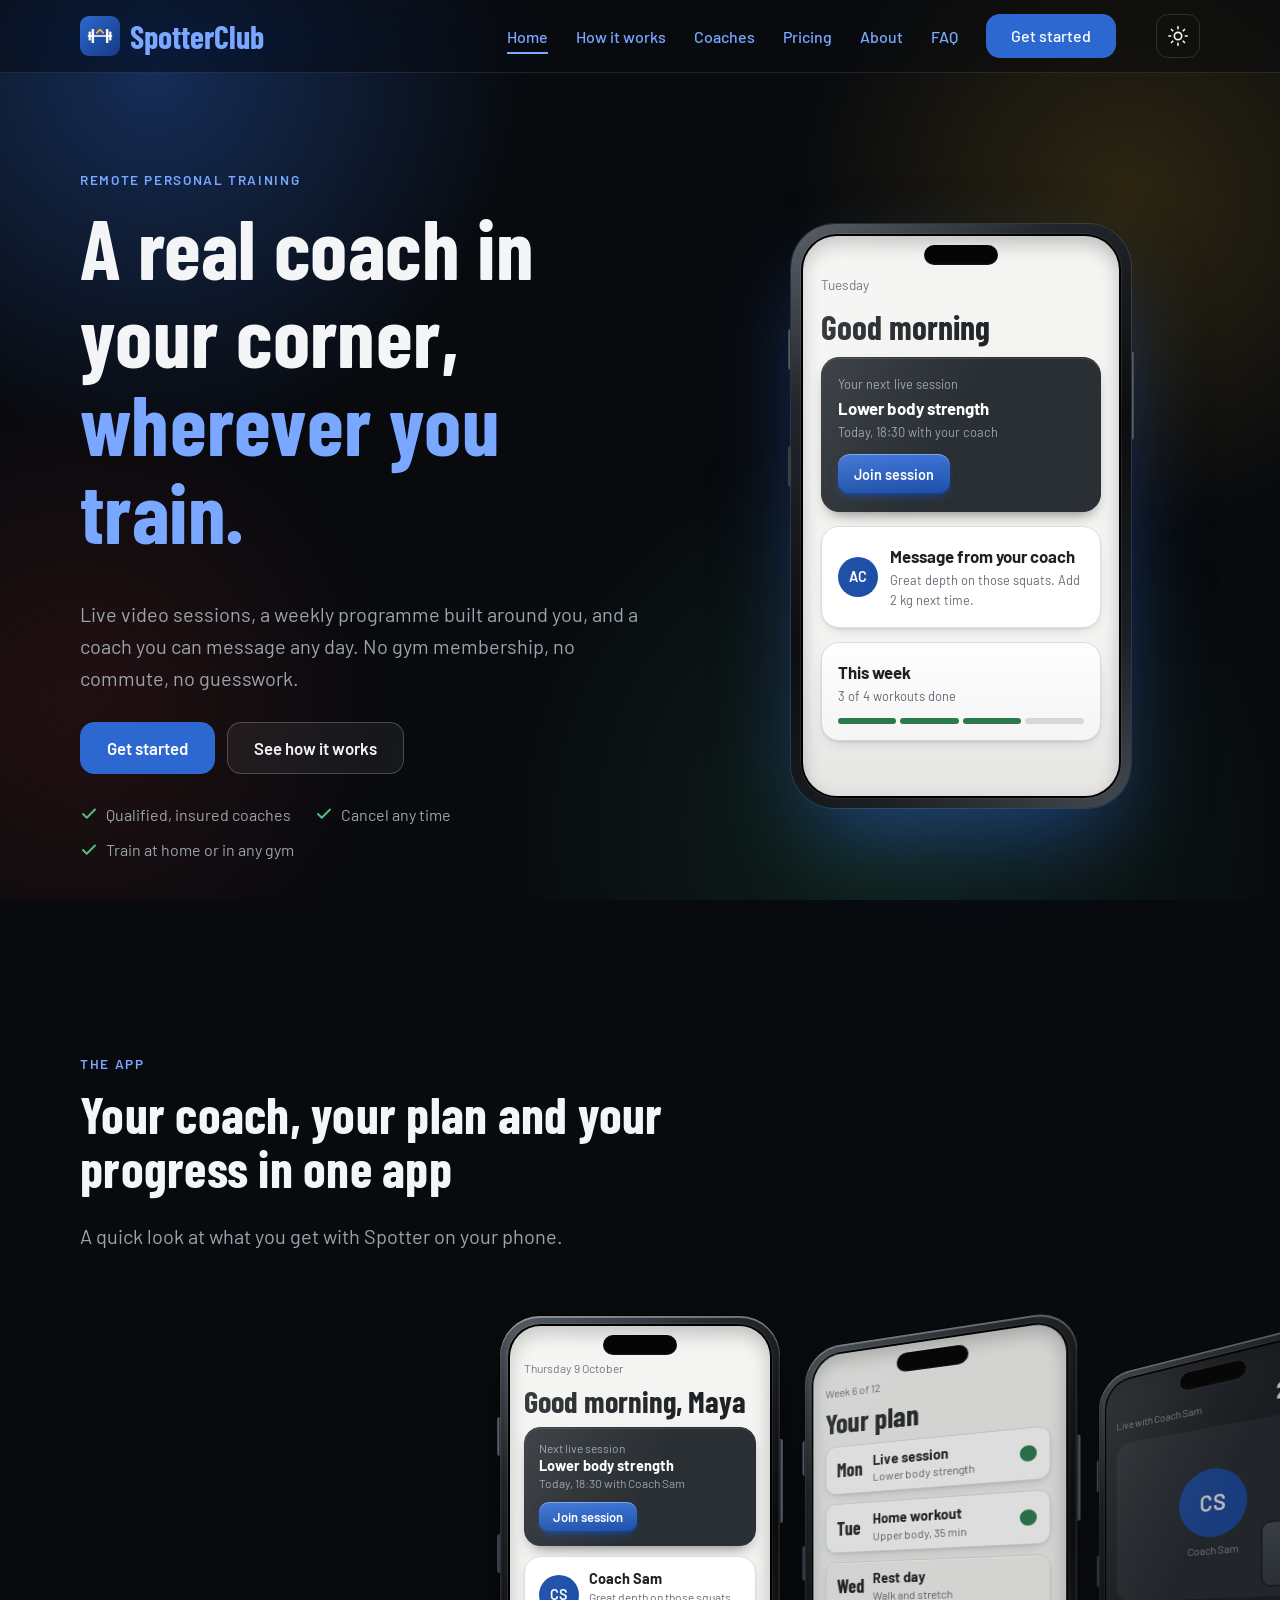
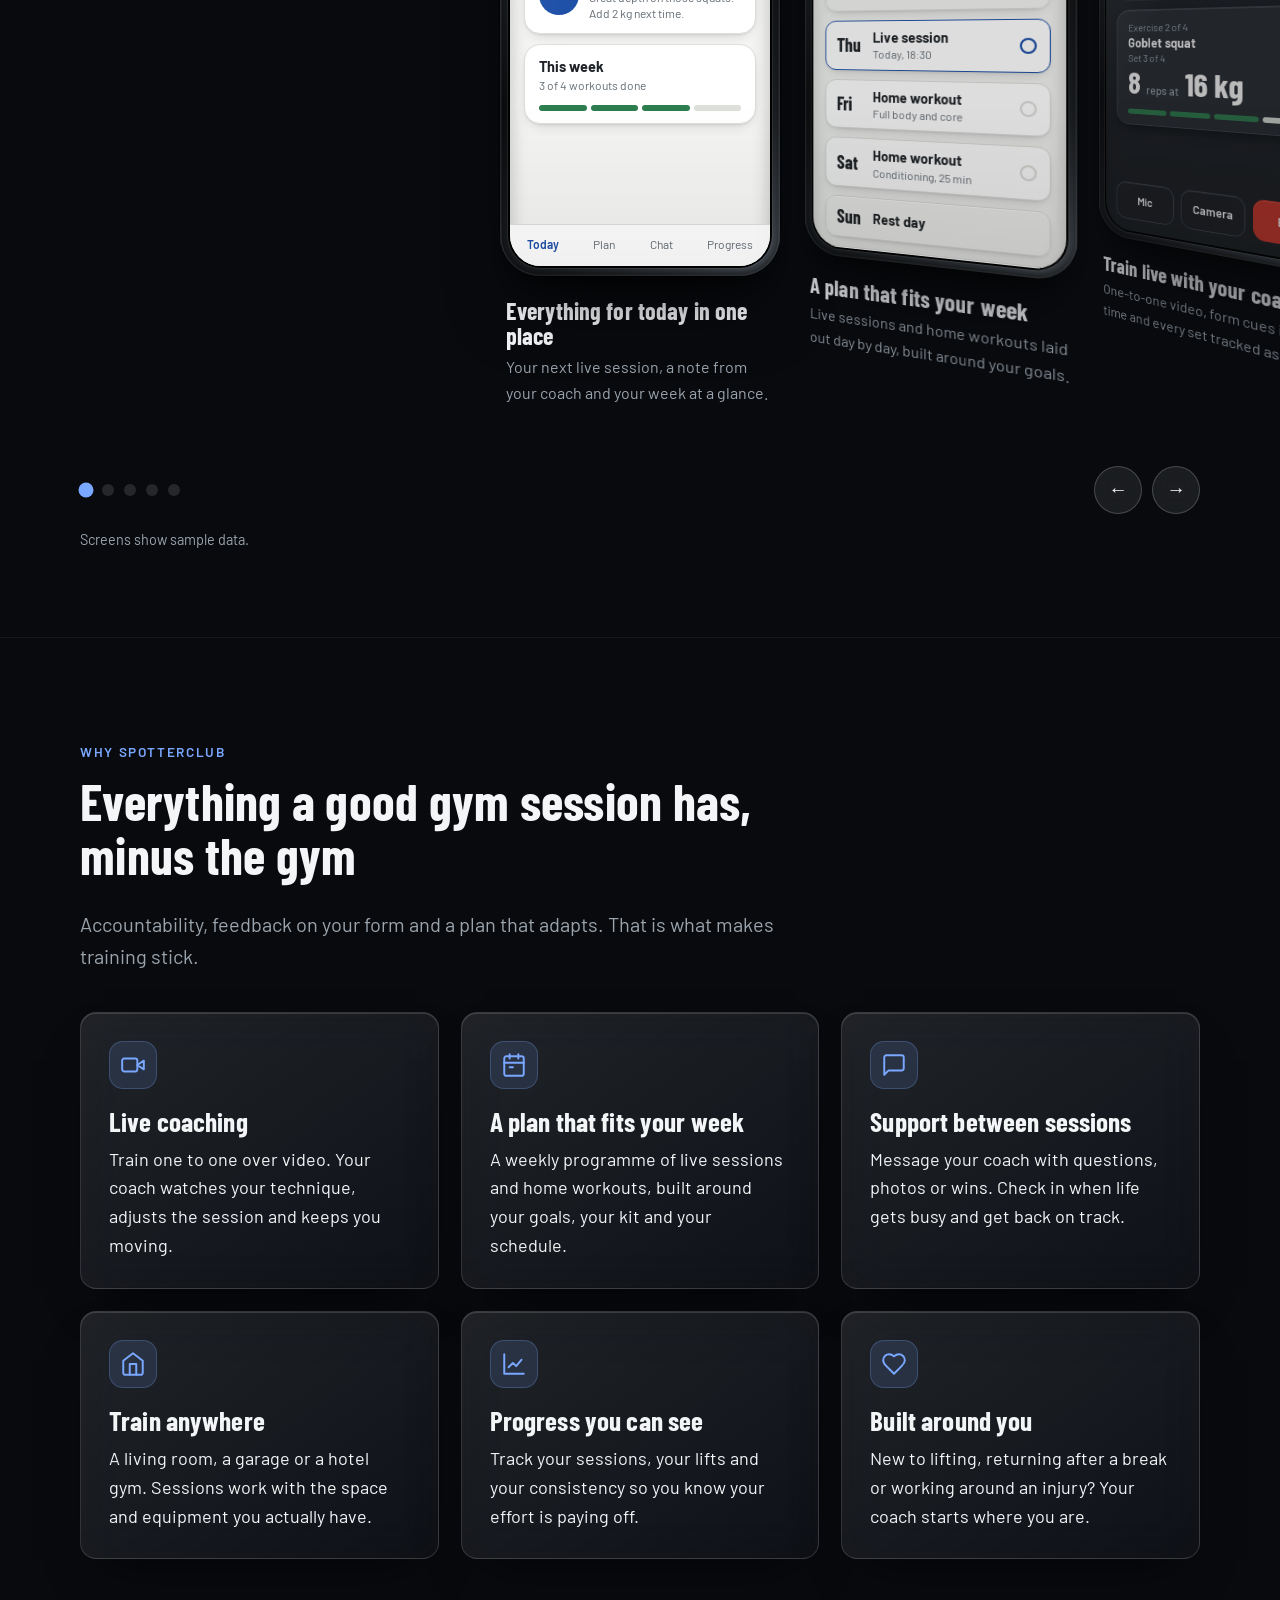
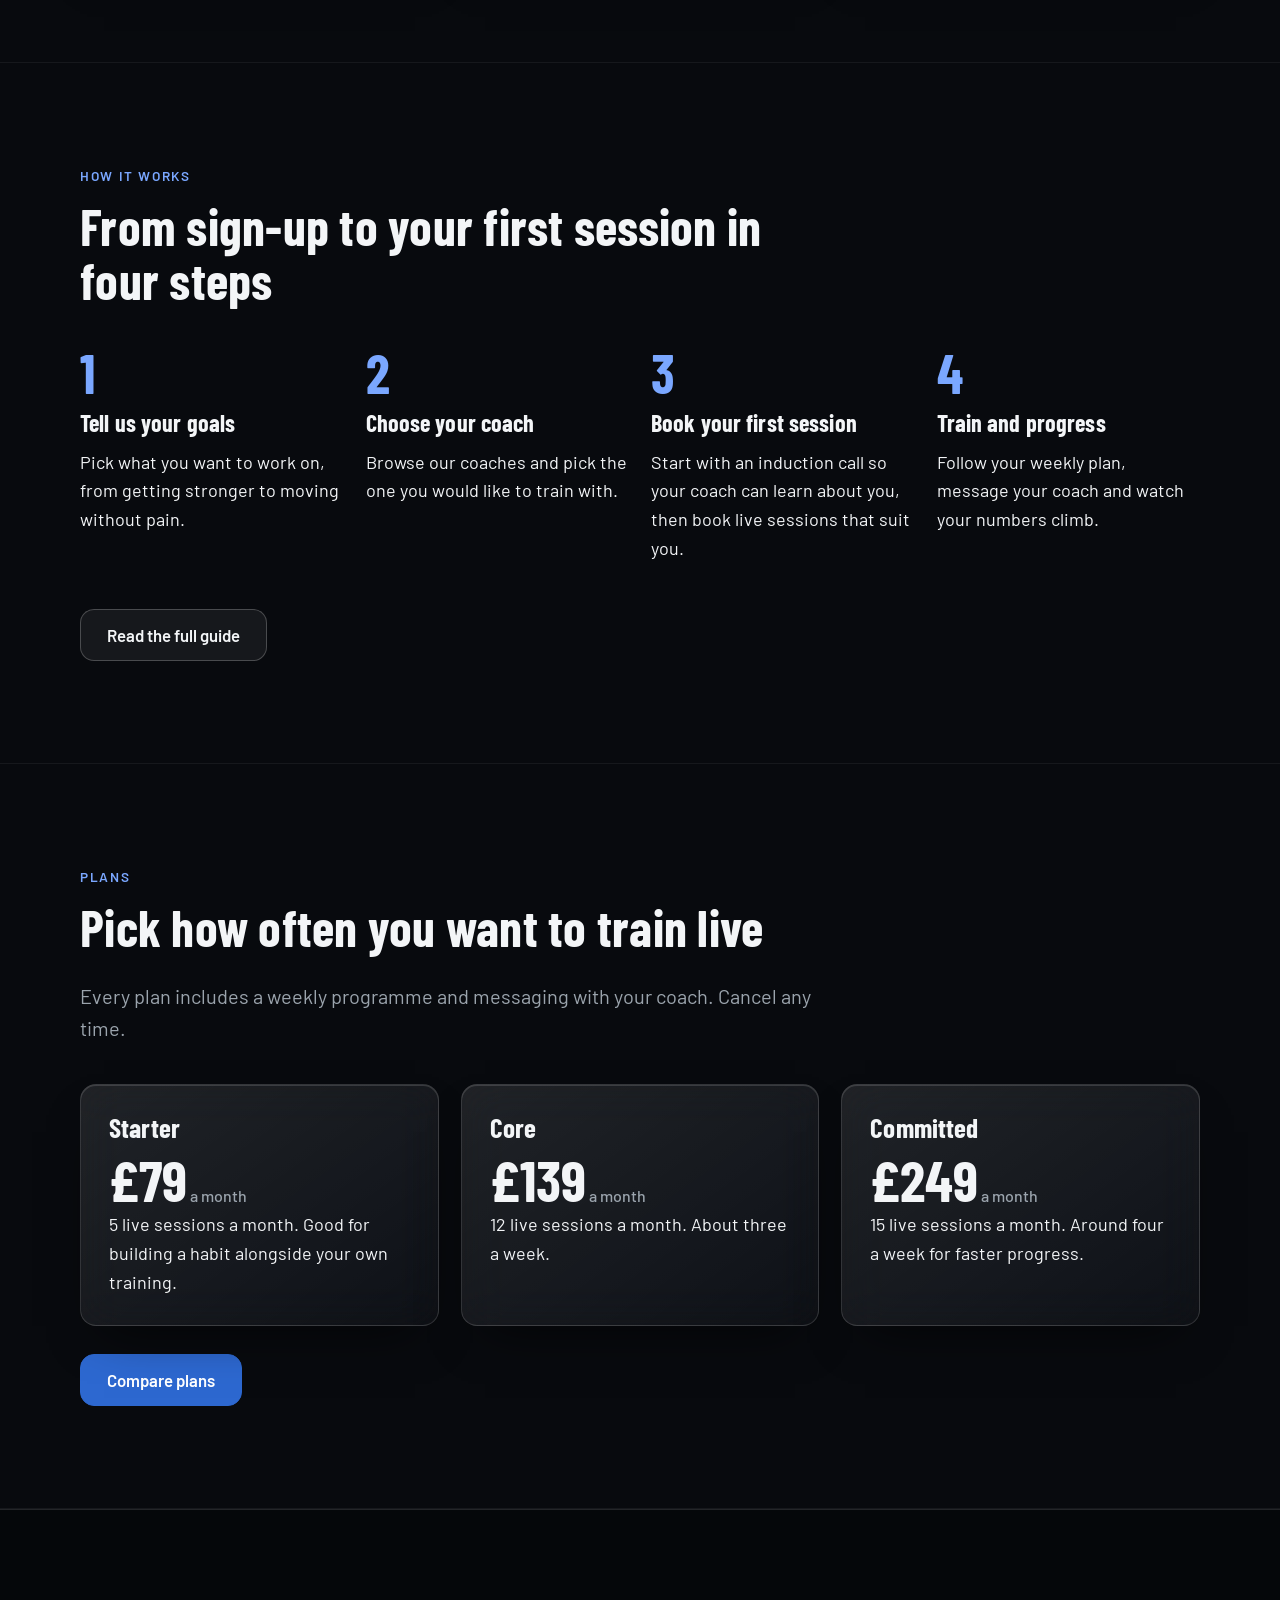
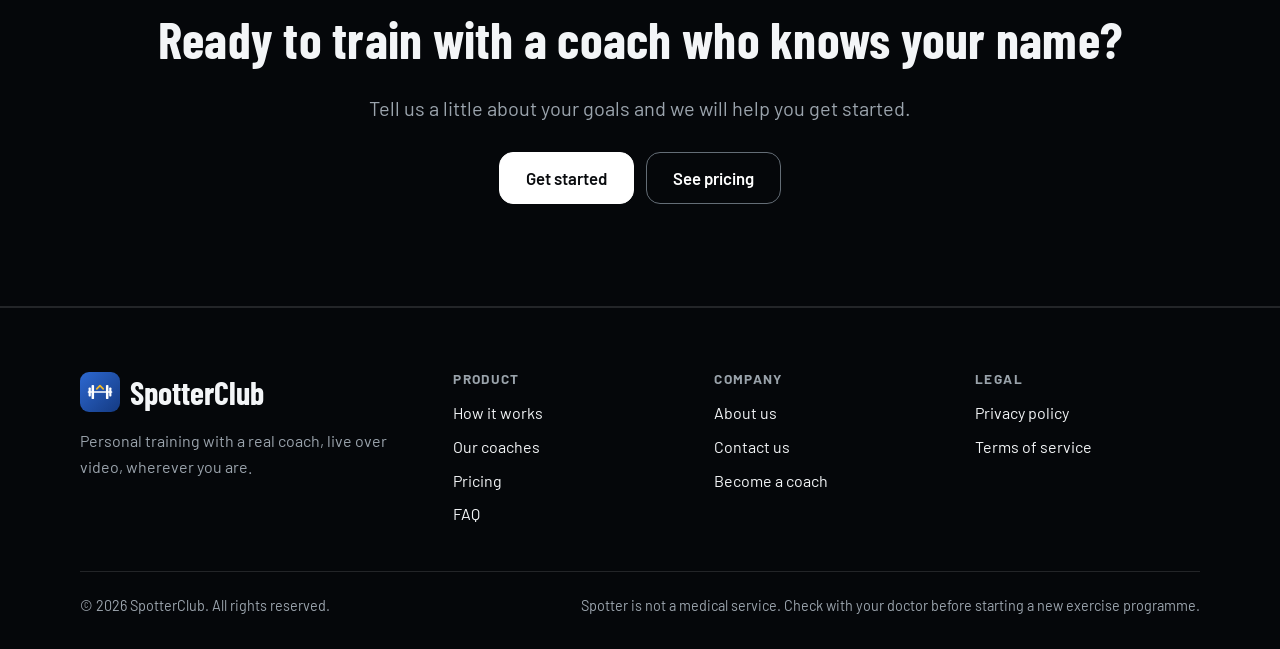
<file: spotter-website/index.html>
<!doctype html>
<html lang="en">
<head>
<meta charset="utf-8">
<meta name="viewport" content="width=device-width, initial-scale=1">
<title>Spotter | Personal training with a real coach, live over video</title>
<meta name="description" content="Spotter pairs you with a qualified personal trainer for live video sessions, a weekly programme and messaging, all from home.">
<meta name="theme-color" content="#1d4fa8">
<meta property="og:title" content="Spotter | Personal training with a real coach, live over video">
<meta property="og:description" content="Spotter pairs you with a qualified personal trainer for live video sessions, a weekly programme and messaging, all from home.">
<meta property="og:type" content="website">
<link rel="canonical" href="https://www.spotterclub.co.uk/">
<link rel="icon" href="assets/logo.svg" type="image/svg+xml">
<link rel="apple-touch-icon" href="assets/logo-512.png">
<link rel="preconnect" href="https://fonts.googleapis.com">
<link rel="preconnect" href="https://fonts.gstatic.com" crossorigin>
<link href="https://fonts.googleapis.com/css2?family=Barlow:wght@400;500;600&family=Barlow+Condensed:wght@600;700&display=swap" rel="stylesheet">
<link rel="stylesheet" href="assets/styles.css">
<script src="assets/config.js"></script>
<script>(function(){var c=window.SPOTTER_CONFIG||{},d=document,h=d.documentElement,s=null;try{s=localStorage.getItem('spotter-theme')}catch(e){}var dark=(c.theme==='glass'||c.theme==='matte')?c.theme:'glass';var t=s==='light'?'plain':s==='dark'?dark:c.theme;function css(f){var l=d.createElement('link');l.rel='stylesheet';l.href='assets/'+f;l.setAttribute('data-theme-css',f);d.head.appendChild(l);}var isDark=(t==='glass'||t==='matte');if(isDark){h.setAttribute('data-theme',t);h.style.backgroundColor='#080a0e';}if(isDark||c.themeToggle!==false){css('theme-dark.css');}if(c.phones==='embossed'||c.phones==='3d'){h.classList.add('phones-3d');css('phone-3d.css');}})();</script>
</head>
<body class="">
<a class="skip" href="#main">Skip to content</a>
<header class="site-header">
  <div class="wrap nav">
    <a class="brand" href="index.html" aria-label="Spotter home">
      <img class="brand-logo" src="assets/logo.svg" alt="" width="40" height="40">
      <span class="brand-name">SpotterClub</span>
    </a>
    <button class="theme-toggle" type="button" aria-label="Switch to light mode" aria-pressed="false" hidden><svg class="i-sun" viewBox="0 0 24 24" fill="none" stroke="currentColor" stroke-width="1.8" stroke-linecap="round" stroke-linejoin="round" aria-hidden="true"><circle cx="12" cy="12" r="4"/><path d="M12 2v2M12 20v2M4.9 4.9l1.4 1.4M17.7 17.7l1.4 1.4M2 12h2M20 12h2M4.9 19.1l1.4-1.4M17.7 6.3l1.4-1.4"/></svg><svg class="i-moon" viewBox="0 0 24 24" fill="none" stroke="currentColor" stroke-width="1.8" stroke-linecap="round" stroke-linejoin="round" aria-hidden="true"><path d="M21 12.8A9 9 0 1 1 11.2 3a7 7 0 0 0 9.8 9.8z"/></svg></button>
    <button class="nav-toggle" aria-expanded="false" aria-controls="nav-links" aria-label="Menu">
      <svg viewBox="0 0 24 24" fill="none" stroke="currentColor" stroke-width="1.8" stroke-linecap="round" stroke-linejoin="round" aria-hidden="true"><path d="M4 6h16M4 12h16M4 18h16"/></svg>
    </button>
    <ul class="nav-links" id="nav-links">
      <li><a href="index.html" aria-current="page">Home</a></li>
      <li><a href="how-it-works.html">How it works</a></li>
      <li><a href="coaches.html">Coaches</a></li>
      <li><a href="pricing.html">Pricing</a></li>
      <li><a href="about.html">About</a></li>
      <li><a href="faq.html">FAQ</a></li>
      <li><a class="btn btn-small" href="contact.html">Get started</a></li>
    </ul>
  </div>
</header>
<main id="main">

<section class="hero"><div class="wrap hero-grid">
  <div>
    <p class="eyebrow">Remote personal training</p>
    <h1>A real coach in your corner, <em>wherever you train.</em></h1>
    <p class="lead">Live video sessions, a weekly programme built around you, and a coach you can message any day. No gym membership, no commute, no guesswork.</p>
    <div class="btn-row"><a class="btn" href="contact.html">Get started</a><a class="btn btn-outline" href="how-it-works.html">See how it works</a></div>
    <ul class="hero-points">
      <li><svg class="tick" viewBox="0 0 24 24" fill="none" stroke="currentColor" stroke-width="2.5" stroke-linecap="round" stroke-linejoin="round" aria-hidden="true"><path d="M20 6 9 17l-5-5"/></svg>Qualified, insured coaches</li><li><svg class="tick" viewBox="0 0 24 24" fill="none" stroke="currentColor" stroke-width="2.5" stroke-linecap="round" stroke-linejoin="round" aria-hidden="true"><path d="M20 6 9 17l-5-5"/></svg>Cancel any time</li><li><svg class="tick" viewBox="0 0 24 24" fill="none" stroke="currentColor" stroke-width="2.5" stroke-linecap="round" stroke-linejoin="round" aria-hidden="true"><path d="M20 6 9 17l-5-5"/></svg>Train at home or in any gym</li>
    </ul>
  </div>
  <div class="phone" role="img" aria-label="The Spotter app showing today's live session and weekly progress">
    <div class="phone-screen">
      <div class="phone-date">Tuesday</div>
      <div class="phone-title">Good morning</div>
      <div class="phone-card dark">
        <small>Your next live session</small>
        <strong>Lower body strength</strong>
        <small>Today, 18:30 with your coach</small>
        <span class="phone-pill">Join session</span>
      </div>
      <div class="phone-card">
        <div class="phone-row"><span class="avatar" style="background:var(--blue)">AC</span><div><strong>Message from your coach</strong><small>Great depth on those squats. Add 2 kg next time.</small></div></div>
      </div>
      <div class="phone-card">
        <strong>This week</strong><small>3 of 4 workouts done</small>
        <div class="pips"><i class="on"></i><i class="on"></i><i class="on"></i><i></i></div>
      </div>
    </div>
  </div>
</div></section>

<section class="showcase" aria-labelledby="showcase-title"><div class="wrap">
  <div class="section-head"><p class="eyebrow">The app</p><h2 id="showcase-title">Your coach, your plan and your progress in one app</h2>
  <p class="lead">A quick look at what you get with Spotter on your phone.</p></div>
</div>
<div class="carousel" data-carousel>
  <div class="carousel-track" tabindex="0" aria-label="App screenshots, scroll sideways">
    <figure class="slide" aria-roledescription="slide" aria-label="1 of 5"><div class="shot-phone" role="img" aria-label="Spotter Today screen showing a live session at 18:30 and 3 of 4 workouts done"><div class="shot-screen">
      <div class="s-date">Thursday 9 October</div><div class="s-title">Good morning, Maya</div>
      <div class="s-card dark"><small>Next live session</small><strong>Lower body strength</strong><small>Today, 18:30 with Coach Sam</small><span class="s-pill">Join session</span></div>
      <div class="s-card"><div class="s-row"><span class="avatar" style="background:var(--blue)">CS</span><div><strong>Coach Sam</strong><small>Great depth on those squats. Add 2 kg next time.</small></div></div></div>
      <div class="s-card"><strong>This week</strong><small>3 of 4 workouts done</small><div class="pips"><i class="on"></i><i class="on"></i><i class="on"></i><i></i></div></div><div class="shot-tabs"><span class="on">Today</span><span>Plan</span><span>Chat</span><span>Progress</span></div></div></div><figcaption><h3>Everything for today in one place</h3><p>Your next live session, a note from your coach and your week at a glance.</p></figcaption></figure>
    <figure class="slide" aria-roledescription="slide" aria-label="2 of 5"><div class="shot-phone" role="img" aria-label="Spotter Plan screen showing a week of live sessions and home workouts"><div class="shot-screen">
      <div class="s-date">Week 6 of 12</div><div class="s-title">Your plan</div>
      <div class="s-day done"><b>Mon</b><div><strong>Live session</strong><small>Lower body strength</small></div><i></i></div><div class="s-day done"><b>Tue</b><div><strong>Home workout</strong><small>Upper body, 35 min</small></div><i></i></div><div class="s-day rest"><b>Wed</b><div><strong>Rest day</strong><small>Walk and stretch</small></div><i></i></div><div class="s-day now"><b>Thu</b><div><strong>Live session</strong><small>Today, 18:30</small></div><i></i></div><div class="s-day "><b>Fri</b><div><strong>Home workout</strong><small>Full body and core</small></div><i></i></div><div class="s-day "><b>Sat</b><div><strong>Home workout</strong><small>Conditioning, 25 min</small></div><i></i></div><div class="s-day rest"><b>Sun</b><div><strong>Rest day</strong></div><i></i></div><div class="shot-tabs"><span>Today</span><span class="on">Plan</span><span>Chat</span><span>Progress</span></div></div></div><figcaption><h3>A plan that fits your week</h3><p>Live sessions and home workouts laid out day by day, built around your goals.</p></figcaption></figure>
    <figure class="slide" aria-roledescription="slide" aria-label="3 of 5"><div class="shot-phone" role="img" aria-label="Spotter live session screen with a video call, current exercise and timer"><div class="shot-screen dark">
      <div class="s-live-top"><span>Live with Coach Sam</span><b>24:18</b></div>
      <div class="s-video"><span class="avatar big" style="background:var(--blue)">CS</span><small>Coach Sam</small><div class="s-self"></div></div>
      <div class="s-card dark2"><small>Exercise 2 of 4</small><strong>Goblet squat</strong><small>Set 3 of 4</small><div class="s-target">8 <em>reps at</em> 16 kg</div><div class="pips"><i class="on"></i><i class="on"></i><i class="on"></i><i></i></div></div>
      <div class="s-controls"><span>Mic</span><span>Camera</span><span class="end">End</span></div></div></div><figcaption><h3>Train live with your coach</h3><p>One-to-one video, form cues in real time and every set tracked as you go.</p></figcaption></figure>
    <figure class="slide" aria-roledescription="slide" aria-label="4 of 5"><div class="shot-phone" role="img" aria-label="Spotter Chat screen with a conversation between a client and her coach"><div class="shot-screen">
      <div class="s-chat-head"><span class="avatar" style="background:var(--blue)">CS</span><div><strong>Coach Sam</strong><small>Strength and technique</small></div></div>
      <div class="s-bubble them">Great session, Maya! How did your knees feel on the stairs today?</div>
      <div class="s-bubble me">So much better. I did the stairs twice without thinking about it.</div>
      <div class="s-bubble them">That is brilliant progress. Let us add reverse lunges on Friday.</div>
      <div class="s-bubble me">Yes please! Can I send you a video of my form first?</div>
      <div class="s-bubble them">Of course, send it over and I will take a look tonight.</div>
      <div class="s-input">Message Coach Sam</div><div class="shot-tabs"><span>Today</span><span>Plan</span><span class="on">Chat</span><span>Progress</span></div></div></div><figcaption><h3>Your coach, between sessions</h3><p>Ask questions, share photos and celebrate wins. Your coach always has the context.</p></figcaption></figure>
    <figure class="slide" aria-roledescription="slide" aria-label="5 of 5"><div class="shot-phone" role="img" aria-label="Spotter Progress screen with a weekly workouts chart and lift progress"><div class="shot-screen">
      <div class="s-date">Last 8 weeks</div><div class="s-title">Progress</div>
      <div class="s-card"><div class="s-stats"><div><b>6</b><small>week streak</small></div><div><b>9</b><small>sessions this month</small></div><div><b>92%</b><small>plan completed</small></div></div></div>
      <div class="s-card"><strong>Workouts a week</strong><div class="s-bars"><span style="height:60%"></span><span style="height:80%"></span><span style="height:60%"></span><span style="height:80%"></span><span style="height:80%"></span><span style="height:60%"></span><span style="height:80%"></span><span style="height:80%" class="hi"></span></div></div>
      <div class="s-card"><strong>Goblet squat</strong><small>8 kg to 16 kg in 8 weeks</small><div class="s-line"><svg viewBox="0 0 200 50" preserveAspectRatio="none" aria-hidden="true"><polyline points="0,44 28,40 57,40 85,32 114,30 142,20 171,16 200,6" fill="none" stroke="#2e7d4f" stroke-width="3" stroke-linecap="round" stroke-linejoin="round"/></svg></div></div><div class="shot-tabs"><span>Today</span><span>Plan</span><span>Chat</span><span class="on">Progress</span></div></div></div><figcaption><h3>See your progress build</h3><p>Track consistency and lifts, and watch your numbers climb week after week.</p></figcaption></figure>
  </div>
  <div class="wrap carousel-controls">
    <div class="dots" role="tablist" aria-label="Choose a screenshot"><button type="button" role="tab" aria-label="Today" aria-selected="true"></button><button type="button" role="tab" aria-label="Plan" aria-selected="false"></button><button type="button" role="tab" aria-label="Live" aria-selected="false"></button><button type="button" role="tab" aria-label="Chat" aria-selected="false"></button><button type="button" role="tab" aria-label="Progress" aria-selected="false"></button></div>
    <div class="arrows"><button type="button" class="arrow" data-dir="-1" aria-label="Previous screenshot">&larr;</button><button type="button" class="arrow" data-dir="1" aria-label="Next screenshot">&rarr;</button></div>
  </div>
  <p class="wrap shot-note">Screens show sample data.</p>
</div></section>

<section class="band"><div class="wrap">
  <div class="section-head"><p class="eyebrow">Why SpotterClub</p><h2>Everything a good gym session has, minus the gym</h2>
  <p class="lead">Accountability, feedback on your form and a plan that adapts. That is what makes training stick.</p></div>
  <div class="grid grid-3">
    <div class="card"><div class="icon"><svg viewBox="0 0 24 24" fill="none" stroke="currentColor" stroke-width="1.8" stroke-linecap="round" stroke-linejoin="round" aria-hidden="true"><path d="m22 8-6 4 6 4V8Z"/><rect x="2" y="6" width="14" height="12" rx="2"/></svg></div><h3>Live coaching</h3><p>Train one to one over video. Your coach watches your technique, adjusts the session and keeps you moving.</p></div>
    <div class="card"><div class="icon"><svg viewBox="0 0 24 24" fill="none" stroke="currentColor" stroke-width="1.8" stroke-linecap="round" stroke-linejoin="round" aria-hidden="true"><rect x="3" y="4" width="18" height="18" rx="2"/><path d="M16 2v4M8 2v4M3 10h18M8 14h3"/></svg></div><h3>A plan that fits your week</h3><p>A weekly programme of live sessions and home workouts, built around your goals, your kit and your schedule.</p></div>
    <div class="card"><div class="icon"><svg viewBox="0 0 24 24" fill="none" stroke="currentColor" stroke-width="1.8" stroke-linecap="round" stroke-linejoin="round" aria-hidden="true"><path d="M21 15a2 2 0 0 1-2 2H7l-4 4V5a2 2 0 0 1 2-2h14a2 2 0 0 1 2 2z"/></svg></div><h3>Support between sessions</h3><p>Message your coach with questions, photos or wins. Check in when life gets busy and get back on track.</p></div>
    <div class="card"><div class="icon"><svg viewBox="0 0 24 24" fill="none" stroke="currentColor" stroke-width="1.8" stroke-linecap="round" stroke-linejoin="round" aria-hidden="true"><path d="m3 9 9-7 9 7v11a2 2 0 0 1-2 2H5a2 2 0 0 1-2-2z"/><path d="M9 22V12h6v10"/></svg></div><h3>Train anywhere</h3><p>A living room, a garage or a hotel gym. Sessions work with the space and equipment you actually have.</p></div>
    <div class="card"><div class="icon"><svg viewBox="0 0 24 24" fill="none" stroke="currentColor" stroke-width="1.8" stroke-linecap="round" stroke-linejoin="round" aria-hidden="true"><path d="M3 3v18h18"/><path d="m7 15 4-4 3 3 5-6"/></svg></div><h3>Progress you can see</h3><p>Track your sessions, your lifts and your consistency so you know your effort is paying off.</p></div>
    <div class="card"><div class="icon"><svg viewBox="0 0 24 24" fill="none" stroke="currentColor" stroke-width="1.8" stroke-linecap="round" stroke-linejoin="round" aria-hidden="true"><path d="M19 14c1.5-1.5 3-3.2 3-5.5A5.5 5.5 0 0 0 16.5 3c-1.8 0-3 .5-4.5 2-1.5-1.5-2.7-2-4.5-2A5.5 5.5 0 0 0 2 8.5c0 2.3 1.5 4 3 5.5l7 7z"/></svg></div><h3>Built around you</h3><p>New to lifting, returning after a break or working around an injury? Your coach starts where you are.</p></div>
  </div>
</div></section>

<section><div class="wrap">
  <div class="section-head"><p class="eyebrow">How it works</p><h2>From sign-up to your first session in four steps</h2></div>
  <ol class="steps">
    <li><h3>Tell us your goals</h3><p>Pick what you want to work on, from getting stronger to moving without pain.</p></li>
    <li><h3>Choose your coach</h3><p>Browse our coaches and pick the one you would like to train with.</p></li>
    <li><h3>Book your first session</h3><p>Start with an induction call so your coach can learn about you, then book live sessions that suit you.</p></li>
    <li><h3>Train and progress</h3><p>Follow your weekly plan, message your coach and watch your numbers climb.</p></li>
  </ol>
  <div class="btn-row"><a class="btn btn-outline" href="how-it-works.html">Read the full guide</a></div>
</div></section>

<section class="band"><div class="wrap">
  <div class="section-head"><p class="eyebrow">Plans</p><h2>Pick how often you want to train live</h2>
  <p class="lead">Every plan includes a weekly programme and messaging with your coach. Cancel any time.</p></div>
  <div class="grid grid-3">
    <div class="card"><h3>Starter</h3><div class="price">&pound;79<small> a month</small></div><p>5 live sessions a month. Good for building a habit alongside your own training.</p></div>
    <div class="card"><h3>Core</h3><div class="price">&pound;139<small> a month</small></div><p>12 live sessions a month. About three a week.</p></div>
    <div class="card"><h3>Committed</h3><div class="price">&pound;249<small> a month</small></div><p>15 live sessions a month. Around four a week for faster progress.</p></div>
  </div>
  <div class="btn-row"><a class="btn" href="pricing.html">Compare plans</a></div>
</div></section>

<section class="band-dark cta"><div class="wrap">
  <h2>Ready to train with a coach who knows your name?</h2>
  <p class="lead">Tell us a little about your goals and we will help you get started.</p>
  <div class="btn-row"><a class="btn" style="background:#fff;color:var(--ink);border-color:#fff" href="contact.html">Get started</a><a class="btn btn-outline" style="background:transparent;color:#fff;border-color:#646d76" href="pricing.html">See pricing</a></div>
</div></section>
</main>
<footer class="site-footer">
  <div class="wrap">
    <div class="footer-grid">
      <div>
        <a class="brand" href="index.html"><img class="brand-logo" src="assets/logo.svg" alt="" width="40" height="40"><span class="brand-name">SpotterClub</span></a>
        <p style="margin-top:16px;max-width:22rem">Personal training with a real coach, live over video, wherever you are.</p>
      </div>
      <div><h4>Product</h4><ul>
        <li><a href="how-it-works.html">How it works</a></li><li><a href="coaches.html">Our coaches</a></li>
        <li><a href="pricing.html">Pricing</a></li><li><a href="faq.html">FAQ</a></li></ul></div>
      <div><h4>Company</h4><ul>
        <li><a href="about.html">About us</a></li><li><a href="contact.html">Contact us</a></li>
        <li><a href="contact.html?topic=Coaching">Become a coach</a></li></ul></div>
      <div><h4>Legal</h4><ul>
        <li><a href="privacy.html">Privacy policy</a></li><li><a href="terms.html">Terms of service</a></li></ul></div>
    </div>
    <div class="footer-bottom">
      <span>&copy; <span id="year">2026</span> SpotterClub. All rights reserved.</span>
      <span>Spotter is not a medical service. Check with your doctor before starting a new exercise programme.</span>
    </div>
  </div>
</footer>
<script src="assets/config.js"></script>
<script src="assets/script.js"></script>
<script>document.getElementById('year').textContent = new Date().getFullYear();</script>
</body>
</html>
</file>
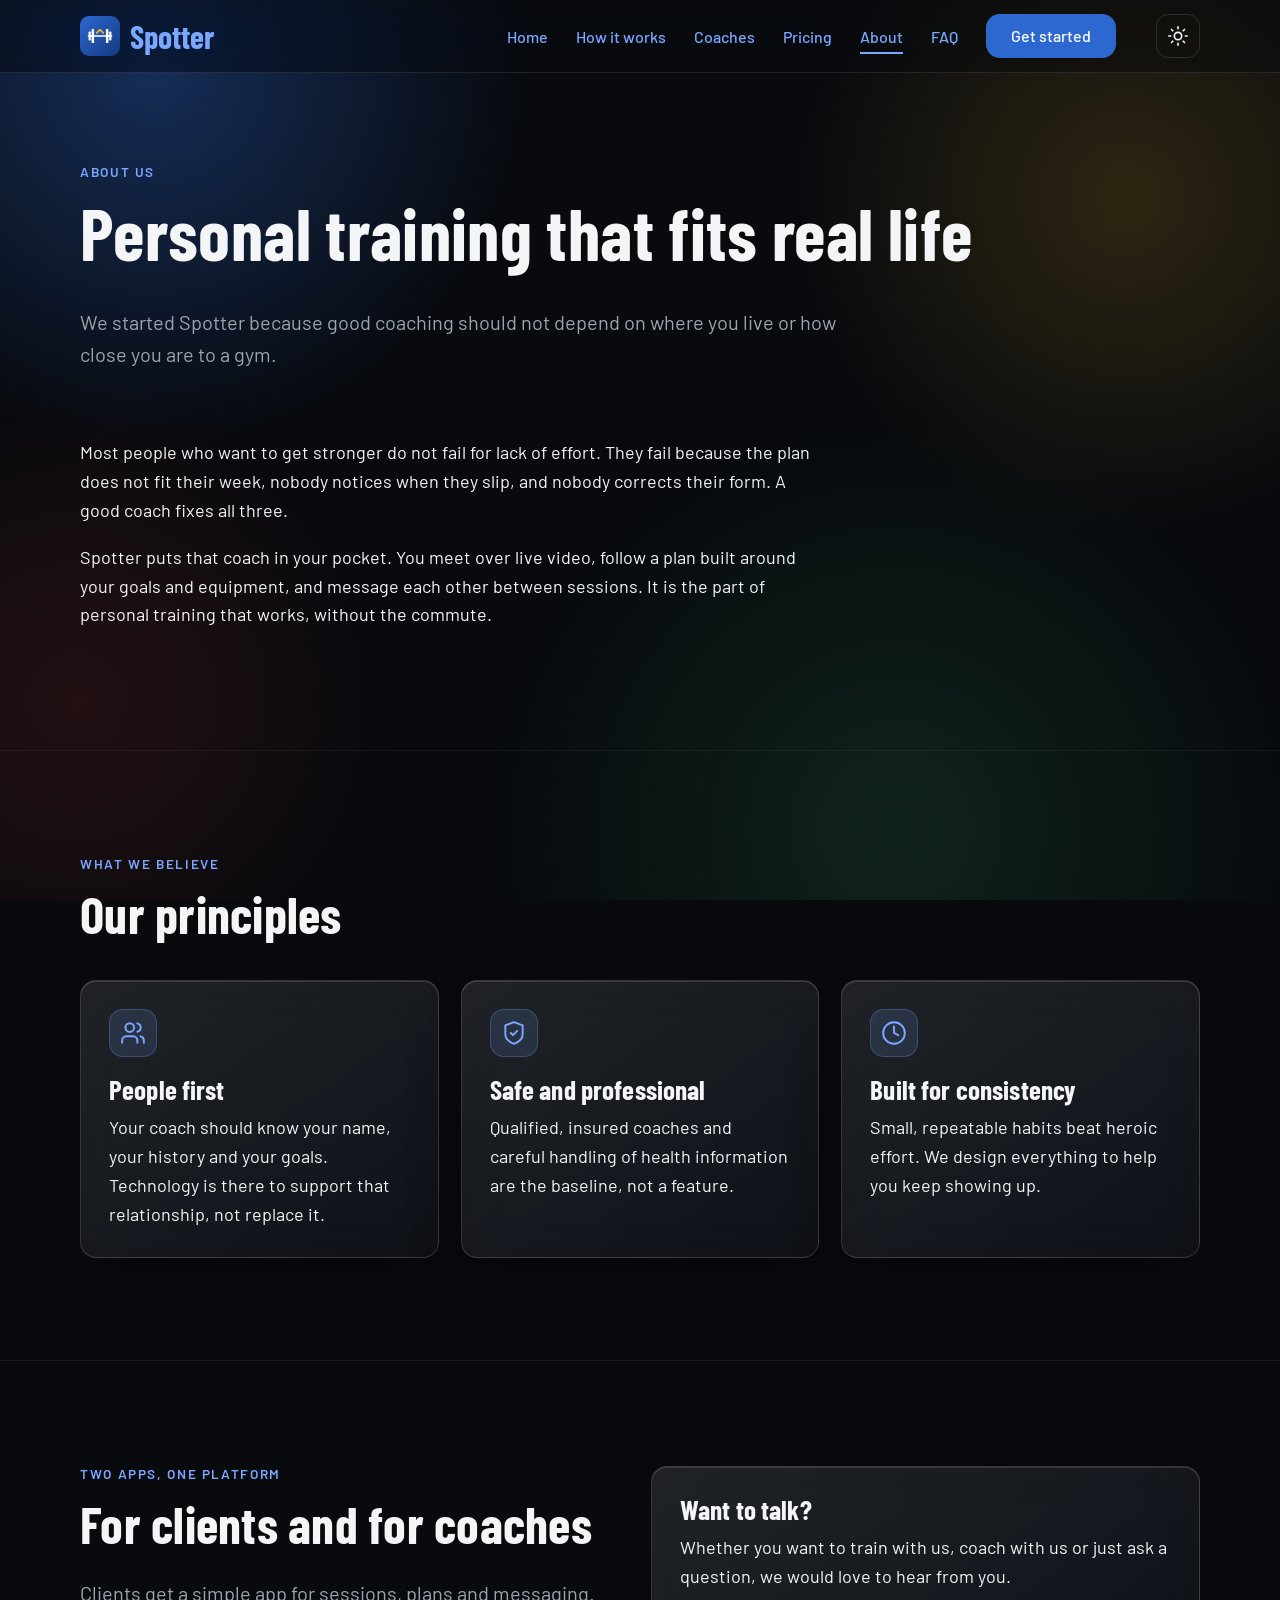
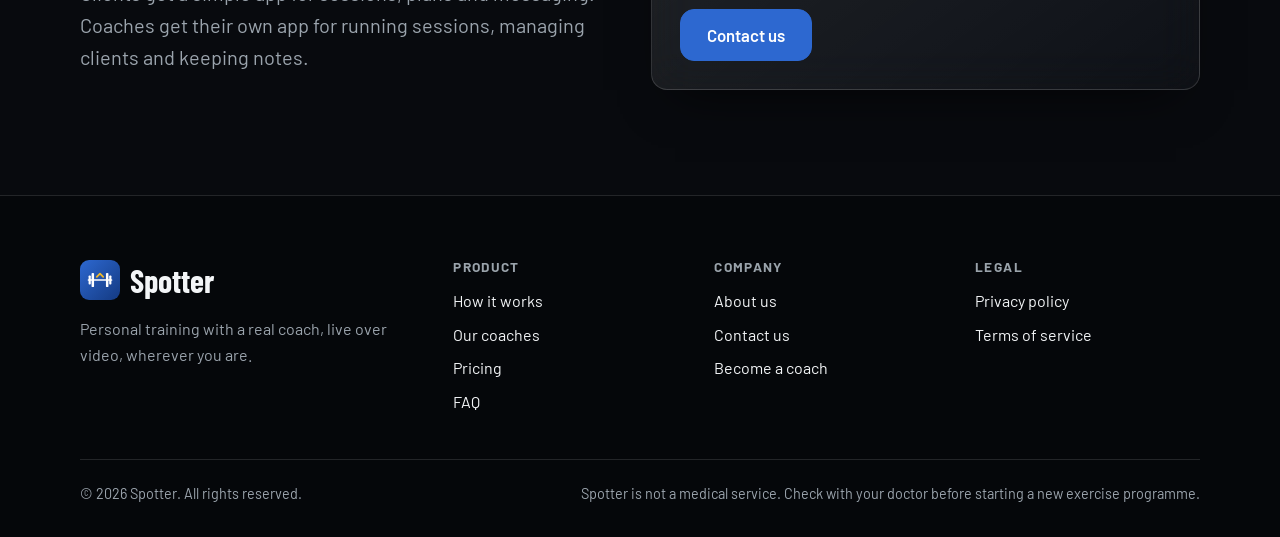
<file: spotter-website/about.html>
<!doctype html>
<html lang="en">
<head>
<meta charset="utf-8">
<meta name="viewport" content="width=device-width, initial-scale=1">
<title>About us | Spotter</title>
<meta name="description" content="Spotter exists to make personal training that works for real life: a real coach, live over video, with support between sessions.">
<meta name="theme-color" content="#1d4fa8">
<meta property="og:title" content="About us | Spotter">
<meta property="og:description" content="Spotter exists to make personal training that works for real life: a real coach, live over video, with support between sessions.">
<meta property="og:type" content="website">
<link rel="canonical" href="https://www.spotterclub.co.uk/about.html">
<link rel="icon" href="assets/logo.svg" type="image/svg+xml">
<link rel="apple-touch-icon" href="assets/logo-512.png">
<link rel="preconnect" href="https://fonts.googleapis.com">
<link rel="preconnect" href="https://fonts.gstatic.com" crossorigin>
<link href="https://fonts.googleapis.com/css2?family=Barlow:wght@400;500;600&family=Barlow+Condensed:wght@600;700&display=swap" rel="stylesheet">
<link rel="stylesheet" href="assets/styles.css">
<script src="assets/config.js"></script>
<script>(function(){var c=window.SPOTTER_CONFIG||{},d=document,h=d.documentElement,s=null;try{s=localStorage.getItem('spotter-theme')}catch(e){}var dark=(c.theme==='glass'||c.theme==='matte')?c.theme:'glass';var t=s==='light'?'plain':s==='dark'?dark:c.theme;function css(f){var l=d.createElement('link');l.rel='stylesheet';l.href='assets/'+f;l.setAttribute('data-theme-css',f);d.head.appendChild(l);}var isDark=(t==='glass'||t==='matte');if(isDark){h.setAttribute('data-theme',t);h.style.backgroundColor='#080a0e';}if(isDark||c.themeToggle!==false){css('theme-dark.css');}if(c.phones==='embossed'||c.phones==='3d'){h.classList.add('phones-3d');css('phone-3d.css');}})();</script>
</head>
<body class="">
<a class="skip" href="#main">Skip to content</a>
<header class="site-header">
  <div class="wrap nav">
    <a class="brand" href="index.html" aria-label="Spotter home">
      <img class="brand-logo" src="assets/logo.svg" alt="" width="40" height="40">
      <span class="brand-name">Spotter</span>
    </a>
    <button class="theme-toggle" type="button" aria-label="Switch to light mode" aria-pressed="false" hidden><svg class="i-sun" viewBox="0 0 24 24" fill="none" stroke="currentColor" stroke-width="1.8" stroke-linecap="round" stroke-linejoin="round" aria-hidden="true"><circle cx="12" cy="12" r="4"/><path d="M12 2v2M12 20v2M4.9 4.9l1.4 1.4M17.7 17.7l1.4 1.4M2 12h2M20 12h2M4.9 19.1l1.4-1.4M17.7 6.3l1.4-1.4"/></svg><svg class="i-moon" viewBox="0 0 24 24" fill="none" stroke="currentColor" stroke-width="1.8" stroke-linecap="round" stroke-linejoin="round" aria-hidden="true"><path d="M21 12.8A9 9 0 1 1 11.2 3a7 7 0 0 0 9.8 9.8z"/></svg></button>
    <button class="nav-toggle" aria-expanded="false" aria-controls="nav-links" aria-label="Menu">
      <svg viewBox="0 0 24 24" fill="none" stroke="currentColor" stroke-width="1.8" stroke-linecap="round" stroke-linejoin="round" aria-hidden="true"><path d="M4 6h16M4 12h16M4 18h16"/></svg>
    </button>
    <ul class="nav-links" id="nav-links">
      <li><a href="index.html">Home</a></li>
      <li><a href="how-it-works.html">How it works</a></li>
      <li><a href="coaches.html">Coaches</a></li>
      <li><a href="pricing.html">Pricing</a></li>
      <li><a href="about.html" aria-current="page">About</a></li>
      <li><a href="faq.html">FAQ</a></li>
      <li><a class="btn btn-small" href="contact.html">Get started</a></li>
    </ul>
  </div>
</header>
<main id="main">

<div class="page-head"><div class="wrap">
  <p class="eyebrow">About us</p>
  <h1>Personal training that fits real life</h1>
  <p class="lead">We started Spotter because good coaching should not depend on where you live or how close you are to a gym.</p>
</div></div>
<section style="padding-top:0"><div class="wrap"><div class="prose">
  <p>Most people who want to get stronger do not fail for lack of effort. They fail because the plan does not fit their week, nobody notices when they slip, and nobody corrects their form. A good coach fixes all three.</p>
  <p>Spotter puts that coach in your pocket. You meet over live video, follow a plan built around your goals and equipment, and message each other between sessions. It is the part of personal training that works, without the commute.</p>
</div></div></section>
<section class="band"><div class="wrap">
  <div class="section-head"><p class="eyebrow">What we believe</p><h2>Our principles</h2></div>
  <div class="grid grid-3">
    <div class="card"><div class="icon"><svg viewBox="0 0 24 24" fill="none" stroke="currentColor" stroke-width="1.8" stroke-linecap="round" stroke-linejoin="round" aria-hidden="true"><path d="M16 21v-2a4 4 0 0 0-4-4H6a4 4 0 0 0-4 4v2"/><circle cx="9" cy="7" r="4"/><path d="M22 21v-2a4 4 0 0 0-3-3.9M16 3.1a4 4 0 0 1 0 7.8"/></svg></div><h3>People first</h3><p>Your coach should know your name, your history and your goals. Technology is there to support that relationship, not replace it.</p></div>
    <div class="card"><div class="icon"><svg viewBox="0 0 24 24" fill="none" stroke="currentColor" stroke-width="1.8" stroke-linecap="round" stroke-linejoin="round" aria-hidden="true"><path d="M20 13c0 5-3.5 7.5-8 9-4.5-1.5-8-4-8-9V5l8-3 8 3z"/><path d="m9 12 2 2 4-4"/></svg></div><h3>Safe and professional</h3><p>Qualified, insured coaches and careful handling of health information are the baseline, not a feature.</p></div>
    <div class="card"><div class="icon"><svg viewBox="0 0 24 24" fill="none" stroke="currentColor" stroke-width="1.8" stroke-linecap="round" stroke-linejoin="round" aria-hidden="true"><circle cx="12" cy="12" r="10"/><path d="M12 6v6l4 2"/></svg></div><h3>Built for consistency</h3><p>Small, repeatable habits beat heroic effort. We design everything to help you keep showing up.</p></div>
  </div>
</div></section>
<section><div class="wrap"><div class="grid grid-2" style="align-items:center">
  <div><p class="eyebrow">Two apps, one platform</p><h2>For clients and for coaches</h2>
  <p class="lead">Clients get a simple app for sessions, plans and messaging. Coaches get their own app for running sessions, managing clients and keeping notes.</p></div>
  <div class="card"><h3>Want to talk?</h3><p>Whether you want to train with us, coach with us or just ask a question, we would love to hear from you.</p><div class="btn-row" style="margin-top:12px"><a class="btn" href="contact.html">Contact us</a></div></div>
</div></div></section>
</main>
<footer class="site-footer">
  <div class="wrap">
    <div class="footer-grid">
      <div>
        <a class="brand" href="index.html"><img class="brand-logo" src="assets/logo.svg" alt="" width="40" height="40"><span class="brand-name">Spotter</span></a>
        <p style="margin-top:16px;max-width:22rem">Personal training with a real coach, live over video, wherever you are.</p>
      </div>
      <div><h4>Product</h4><ul>
        <li><a href="how-it-works.html">How it works</a></li><li><a href="coaches.html">Our coaches</a></li>
        <li><a href="pricing.html">Pricing</a></li><li><a href="faq.html">FAQ</a></li></ul></div>
      <div><h4>Company</h4><ul>
        <li><a href="about.html">About us</a></li><li><a href="contact.html">Contact us</a></li>
        <li><a href="contact.html?topic=Coaching">Become a coach</a></li></ul></div>
      <div><h4>Legal</h4><ul>
        <li><a href="privacy.html">Privacy policy</a></li><li><a href="terms.html">Terms of service</a></li></ul></div>
    </div>
    <div class="footer-bottom">
      <span>&copy; <span id="year">2026</span> Spotter. All rights reserved.</span>
      <span>Spotter is not a medical service. Check with your doctor before starting a new exercise programme.</span>
    </div>
  </div>
</footer>
<script src="assets/config.js"></script>
<script src="assets/script.js"></script>
<script>document.getElementById('year').textContent = new Date().getFullYear();</script>
</body>
</html>
</file>
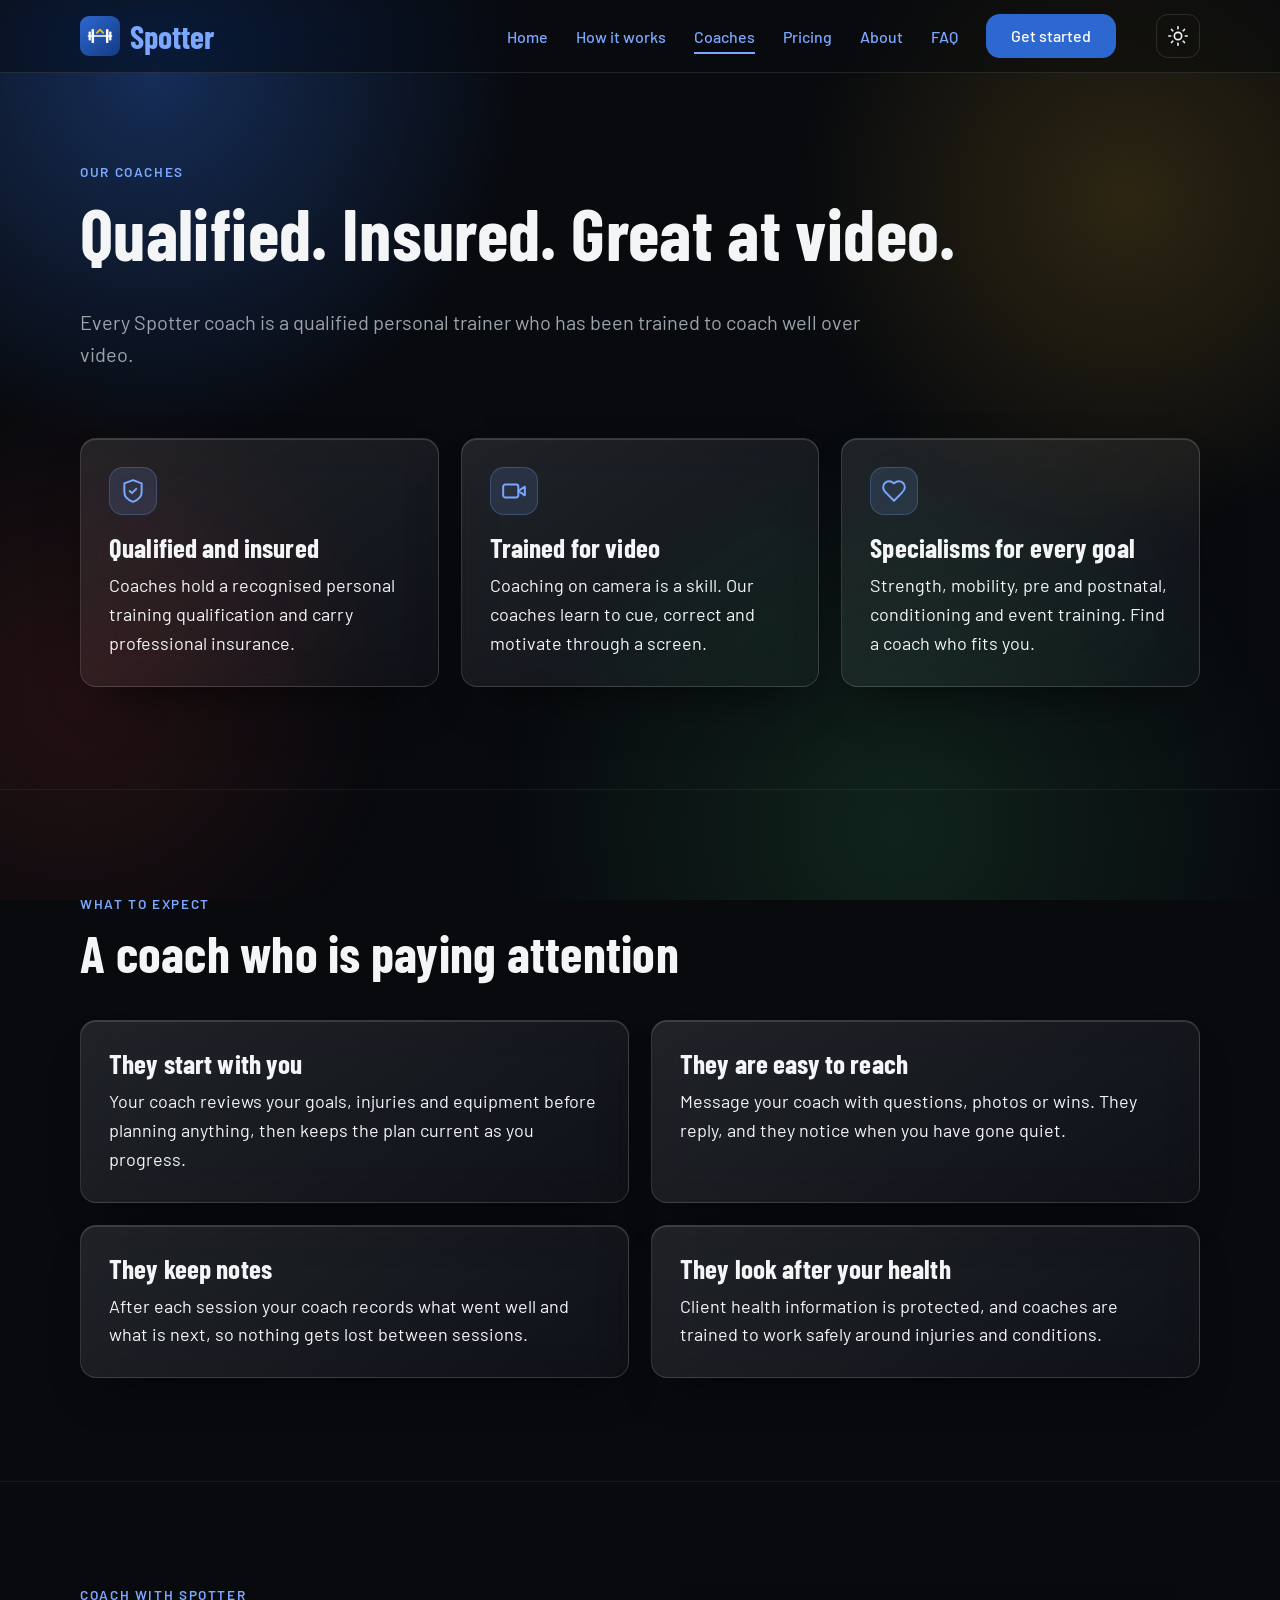
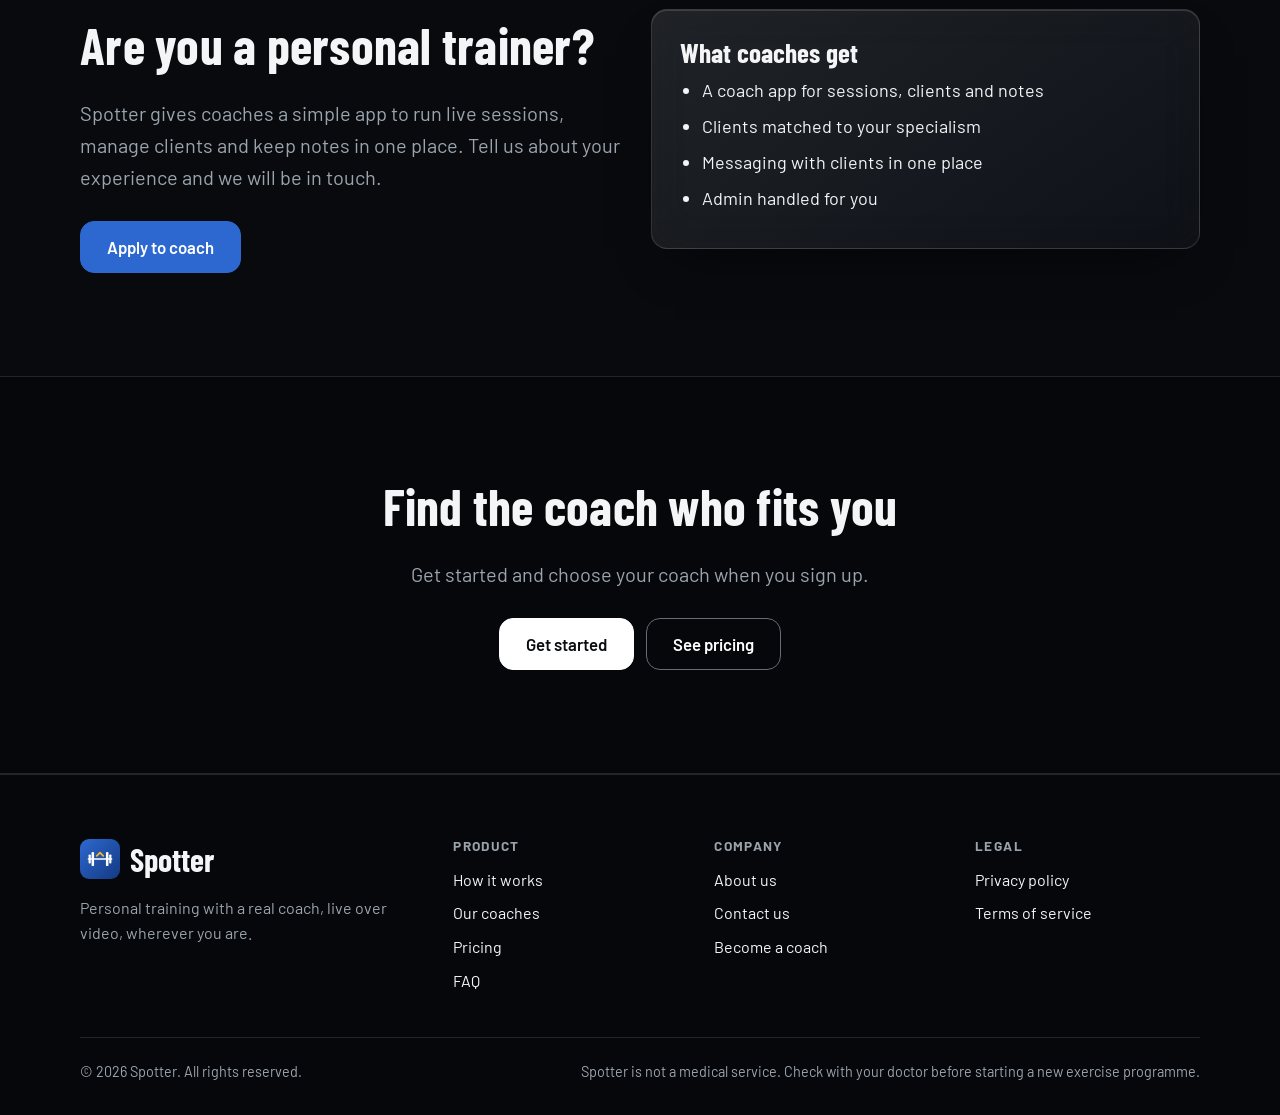
<file: spotter-website/coaches.html>
<!doctype html>
<html lang="en">
<head>
<meta charset="utf-8">
<meta name="viewport" content="width=device-width, initial-scale=1">
<title>Our coaches | Spotter</title>
<meta name="description" content="Every Spotter coach is qualified, insured and trained to coach over video. Learn what to expect, and how to apply to coach with us.">
<meta name="theme-color" content="#1d4fa8">
<meta property="og:title" content="Our coaches | Spotter">
<meta property="og:description" content="Every Spotter coach is qualified, insured and trained to coach over video. Learn what to expect, and how to apply to coach with us.">
<meta property="og:type" content="website">
<link rel="canonical" href="https://www.spotterclub.co.uk/coaches.html">
<link rel="icon" href="assets/logo.svg" type="image/svg+xml">
<link rel="apple-touch-icon" href="assets/logo-512.png">
<link rel="preconnect" href="https://fonts.googleapis.com">
<link rel="preconnect" href="https://fonts.gstatic.com" crossorigin>
<link href="https://fonts.googleapis.com/css2?family=Barlow:wght@400;500;600&family=Barlow+Condensed:wght@600;700&display=swap" rel="stylesheet">
<link rel="stylesheet" href="assets/styles.css">
<script src="assets/config.js"></script>
<script>(function(){var c=window.SPOTTER_CONFIG||{},d=document,h=d.documentElement,s=null;try{s=localStorage.getItem('spotter-theme')}catch(e){}var dark=(c.theme==='glass'||c.theme==='matte')?c.theme:'glass';var t=s==='light'?'plain':s==='dark'?dark:c.theme;function css(f){var l=d.createElement('link');l.rel='stylesheet';l.href='assets/'+f;l.setAttribute('data-theme-css',f);d.head.appendChild(l);}var isDark=(t==='glass'||t==='matte');if(isDark){h.setAttribute('data-theme',t);h.style.backgroundColor='#080a0e';}if(isDark||c.themeToggle!==false){css('theme-dark.css');}if(c.phones==='embossed'||c.phones==='3d'){h.classList.add('phones-3d');css('phone-3d.css');}})();</script>
</head>
<body class="">
<a class="skip" href="#main">Skip to content</a>
<header class="site-header">
  <div class="wrap nav">
    <a class="brand" href="index.html" aria-label="Spotter home">
      <img class="brand-logo" src="assets/logo.svg" alt="" width="40" height="40">
      <span class="brand-name">Spotter</span>
    </a>
    <button class="theme-toggle" type="button" aria-label="Switch to light mode" aria-pressed="false" hidden><svg class="i-sun" viewBox="0 0 24 24" fill="none" stroke="currentColor" stroke-width="1.8" stroke-linecap="round" stroke-linejoin="round" aria-hidden="true"><circle cx="12" cy="12" r="4"/><path d="M12 2v2M12 20v2M4.9 4.9l1.4 1.4M17.7 17.7l1.4 1.4M2 12h2M20 12h2M4.9 19.1l1.4-1.4M17.7 6.3l1.4-1.4"/></svg><svg class="i-moon" viewBox="0 0 24 24" fill="none" stroke="currentColor" stroke-width="1.8" stroke-linecap="round" stroke-linejoin="round" aria-hidden="true"><path d="M21 12.8A9 9 0 1 1 11.2 3a7 7 0 0 0 9.8 9.8z"/></svg></button>
    <button class="nav-toggle" aria-expanded="false" aria-controls="nav-links" aria-label="Menu">
      <svg viewBox="0 0 24 24" fill="none" stroke="currentColor" stroke-width="1.8" stroke-linecap="round" stroke-linejoin="round" aria-hidden="true"><path d="M4 6h16M4 12h16M4 18h16"/></svg>
    </button>
    <ul class="nav-links" id="nav-links">
      <li><a href="index.html">Home</a></li>
      <li><a href="how-it-works.html">How it works</a></li>
      <li><a href="coaches.html" aria-current="page">Coaches</a></li>
      <li><a href="pricing.html">Pricing</a></li>
      <li><a href="about.html">About</a></li>
      <li><a href="faq.html">FAQ</a></li>
      <li><a class="btn btn-small" href="contact.html">Get started</a></li>
    </ul>
  </div>
</header>
<main id="main">

<div class="page-head"><div class="wrap">
  <p class="eyebrow">Our coaches</p>
  <h1>Qualified. Insured. Great at video.</h1>
  <p class="lead">Every Spotter coach is a qualified personal trainer who has been trained to coach well over video.</p>
</div></div>
<section style="padding-top:0"><div class="wrap">
  <div class="grid grid-3">
    <div class="card"><div class="icon"><svg viewBox="0 0 24 24" fill="none" stroke="currentColor" stroke-width="1.8" stroke-linecap="round" stroke-linejoin="round" aria-hidden="true"><path d="M20 13c0 5-3.5 7.5-8 9-4.5-1.5-8-4-8-9V5l8-3 8 3z"/><path d="m9 12 2 2 4-4"/></svg></div><h3>Qualified and insured</h3><p>Coaches hold a recognised personal training qualification and carry professional insurance.</p></div>
    <div class="card"><div class="icon"><svg viewBox="0 0 24 24" fill="none" stroke="currentColor" stroke-width="1.8" stroke-linecap="round" stroke-linejoin="round" aria-hidden="true"><path d="m22 8-6 4 6 4V8Z"/><rect x="2" y="6" width="14" height="12" rx="2"/></svg></div><h3>Trained for video</h3><p>Coaching on camera is a skill. Our coaches learn to cue, correct and motivate through a screen.</p></div>
    <div class="card"><div class="icon"><svg viewBox="0 0 24 24" fill="none" stroke="currentColor" stroke-width="1.8" stroke-linecap="round" stroke-linejoin="round" aria-hidden="true"><path d="M19 14c1.5-1.5 3-3.2 3-5.5A5.5 5.5 0 0 0 16.5 3c-1.8 0-3 .5-4.5 2-1.5-1.5-2.7-2-4.5-2A5.5 5.5 0 0 0 2 8.5c0 2.3 1.5 4 3 5.5l7 7z"/></svg></div><h3>Specialisms for every goal</h3><p>Strength, mobility, pre and postnatal, conditioning and event training. Find a coach who fits you.</p></div>
  </div>
</div></section>
<section class="band"><div class="wrap">
  <div class="section-head"><p class="eyebrow">What to expect</p><h2>A coach who is paying attention</h2></div>
  <div class="grid grid-2">
    <div class="card"><h3>They start with you</h3><p>Your coach reviews your goals, injuries and equipment before planning anything, then keeps the plan current as you progress.</p></div>
    <div class="card"><h3>They are easy to reach</h3><p>Message your coach with questions, photos or wins. They reply, and they notice when you have gone quiet.</p></div>
    <div class="card"><h3>They keep notes</h3><p>After each session your coach records what went well and what is next, so nothing gets lost between sessions.</p></div>
    <div class="card"><h3>They look after your health</h3><p>Client health information is protected, and coaches are trained to work safely around injuries and conditions.</p></div>
  </div>
</div></section>
<section><div class="wrap">
  <div class="grid grid-2" style="align-items:center">
    <div><p class="eyebrow">Coach with Spotter</p><h2>Are you a personal trainer?</h2>
    <p class="lead">Spotter gives coaches a simple app to run live sessions, manage clients and keep notes in one place. Tell us about your experience and we will be in touch.</p>
    <div class="btn-row"><a class="btn" href="contact.html?topic=Coaching">Apply to coach</a></div></div>
    <div class="card"><h3>What coaches get</h3><ul class="prose" style="padding-left:1.2em;margin:0"><li>A coach app for sessions, clients and notes</li><li>Clients matched to your specialism</li><li>Messaging with clients in one place</li><li>Admin handled for you</li></ul></div>
  </div>
</div></section>

<section class="band-dark cta"><div class="wrap">
  <h2>Find the coach who fits you</h2>
  <p class="lead">Get started and choose your coach when you sign up.</p>
  <div class="btn-row"><a class="btn" style="background:#fff;color:var(--ink);border-color:#fff" href="contact.html">Get started</a><a class="btn btn-outline" style="background:transparent;color:#fff;border-color:#646d76" href="pricing.html">See pricing</a></div>
</div></section>
</main>
<footer class="site-footer">
  <div class="wrap">
    <div class="footer-grid">
      <div>
        <a class="brand" href="index.html"><img class="brand-logo" src="assets/logo.svg" alt="" width="40" height="40"><span class="brand-name">Spotter</span></a>
        <p style="margin-top:16px;max-width:22rem">Personal training with a real coach, live over video, wherever you are.</p>
      </div>
      <div><h4>Product</h4><ul>
        <li><a href="how-it-works.html">How it works</a></li><li><a href="coaches.html">Our coaches</a></li>
        <li><a href="pricing.html">Pricing</a></li><li><a href="faq.html">FAQ</a></li></ul></div>
      <div><h4>Company</h4><ul>
        <li><a href="about.html">About us</a></li><li><a href="contact.html">Contact us</a></li>
        <li><a href="contact.html?topic=Coaching">Become a coach</a></li></ul></div>
      <div><h4>Legal</h4><ul>
        <li><a href="privacy.html">Privacy policy</a></li><li><a href="terms.html">Terms of service</a></li></ul></div>
    </div>
    <div class="footer-bottom">
      <span>&copy; <span id="year">2026</span> Spotter. All rights reserved.</span>
      <span>Spotter is not a medical service. Check with your doctor before starting a new exercise programme.</span>
    </div>
  </div>
</footer>
<script src="assets/config.js"></script>
<script src="assets/script.js"></script>
<script>document.getElementById('year').textContent = new Date().getFullYear();</script>
</body>
</html>
</file>
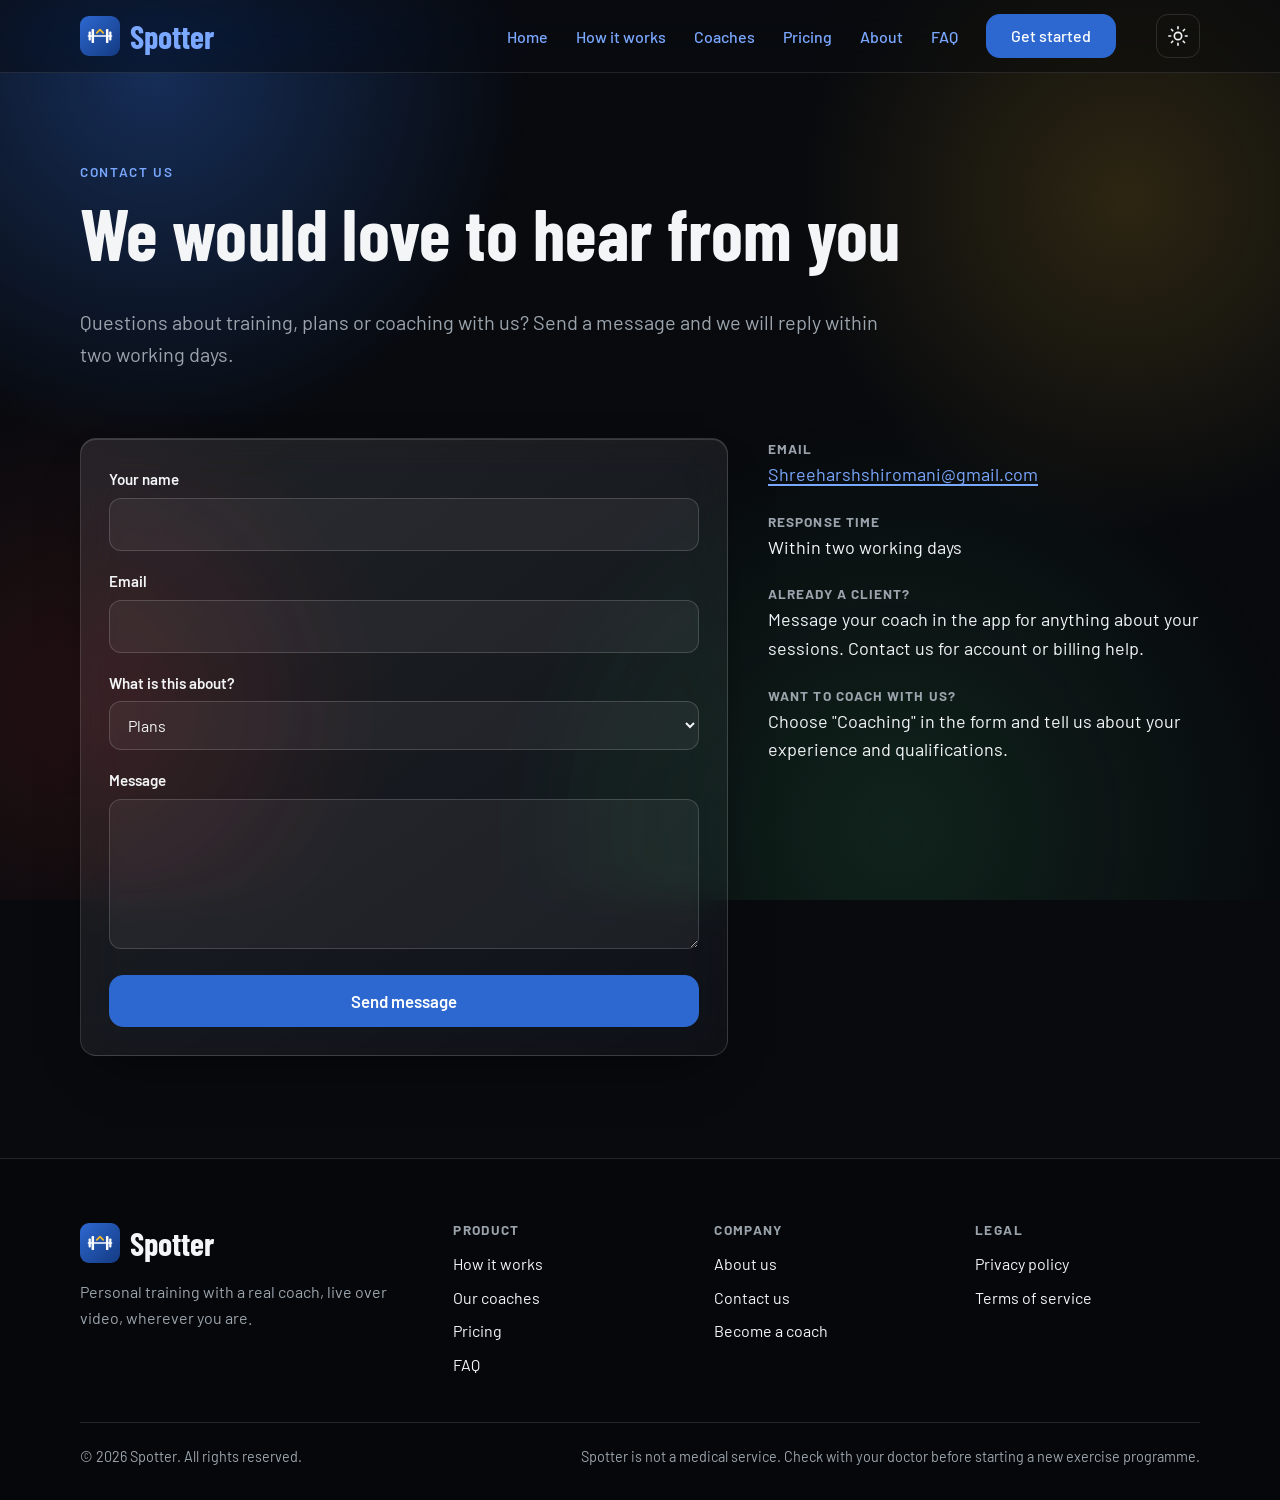
<file: spotter-website/contact.html>
<!doctype html>
<html lang="en">
<head>
<meta charset="utf-8">
<meta name="viewport" content="width=device-width, initial-scale=1">
<title>Contact us | Spotter</title>
<meta name="description" content="Get in touch with Spotter. Ask about plans, coaching, support or press, and we will reply within two working days.">
<meta name="theme-color" content="#1d4fa8">
<meta property="og:title" content="Contact us | Spotter">
<meta property="og:description" content="Get in touch with Spotter. Ask about plans, coaching, support or press, and we will reply within two working days.">
<meta property="og:type" content="website">
<link rel="canonical" href="https://www.spotterclub.co.uk/contact.html">
<link rel="icon" href="assets/logo.svg" type="image/svg+xml">
<link rel="apple-touch-icon" href="assets/logo-512.png">
<link rel="preconnect" href="https://fonts.googleapis.com">
<link rel="preconnect" href="https://fonts.gstatic.com" crossorigin>
<link href="https://fonts.googleapis.com/css2?family=Barlow:wght@400;500;600&family=Barlow+Condensed:wght@600;700&display=swap" rel="stylesheet">
<link rel="stylesheet" href="assets/styles.css">
<script src="assets/config.js"></script>
<script>(function(){var c=window.SPOTTER_CONFIG||{},d=document,h=d.documentElement,s=null;try{s=localStorage.getItem('spotter-theme')}catch(e){}var dark=(c.theme==='glass'||c.theme==='matte')?c.theme:'glass';var t=s==='light'?'plain':s==='dark'?dark:c.theme;function css(f){var l=d.createElement('link');l.rel='stylesheet';l.href='assets/'+f;l.setAttribute('data-theme-css',f);d.head.appendChild(l);}var isDark=(t==='glass'||t==='matte');if(isDark){h.setAttribute('data-theme',t);h.style.backgroundColor='#080a0e';}if(isDark||c.themeToggle!==false){css('theme-dark.css');}if(c.phones==='embossed'||c.phones==='3d'){h.classList.add('phones-3d');css('phone-3d.css');}})();</script>
</head>
<body class="">
<a class="skip" href="#main">Skip to content</a>
<header class="site-header">
  <div class="wrap nav">
    <a class="brand" href="index.html" aria-label="Spotter home">
      <img class="brand-logo" src="assets/logo.svg" alt="" width="40" height="40">
      <span class="brand-name">Spotter</span>
    </a>
    <button class="theme-toggle" type="button" aria-label="Switch to light mode" aria-pressed="false" hidden><svg class="i-sun" viewBox="0 0 24 24" fill="none" stroke="currentColor" stroke-width="1.8" stroke-linecap="round" stroke-linejoin="round" aria-hidden="true"><circle cx="12" cy="12" r="4"/><path d="M12 2v2M12 20v2M4.9 4.9l1.4 1.4M17.7 17.7l1.4 1.4M2 12h2M20 12h2M4.9 19.1l1.4-1.4M17.7 6.3l1.4-1.4"/></svg><svg class="i-moon" viewBox="0 0 24 24" fill="none" stroke="currentColor" stroke-width="1.8" stroke-linecap="round" stroke-linejoin="round" aria-hidden="true"><path d="M21 12.8A9 9 0 1 1 11.2 3a7 7 0 0 0 9.8 9.8z"/></svg></button>
    <button class="nav-toggle" aria-expanded="false" aria-controls="nav-links" aria-label="Menu">
      <svg viewBox="0 0 24 24" fill="none" stroke="currentColor" stroke-width="1.8" stroke-linecap="round" stroke-linejoin="round" aria-hidden="true"><path d="M4 6h16M4 12h16M4 18h16"/></svg>
    </button>
    <ul class="nav-links" id="nav-links">
      <li><a href="index.html">Home</a></li>
      <li><a href="how-it-works.html">How it works</a></li>
      <li><a href="coaches.html">Coaches</a></li>
      <li><a href="pricing.html">Pricing</a></li>
      <li><a href="about.html">About</a></li>
      <li><a href="faq.html">FAQ</a></li>
      <li><a class="btn btn-small" href="contact.html" aria-current="page">Get started</a></li>
    </ul>
  </div>
</header>
<main id="main">

<div class="page-head"><div class="wrap">
  <p class="eyebrow">Contact us</p>
  <h1>We would love to hear from you</h1>
  <p class="lead">Questions about training, plans or coaching with us? Send a message and we will reply within two working days.</p>
</div></div>
<section style="padding-top:0"><div class="wrap contact-grid">
  <div class="card">
    <form id="contact-form" class="form" novalidate>
      <div class="field"><label for="name">Your name</label><input id="name" name="name" autocomplete="name" required><div class="err" role="alert"></div></div>
      <div class="field"><label for="email">Email</label><input id="email" name="email" type="email" autocomplete="email" required><div class="err" role="alert"></div></div>
      <div class="field"><label for="topic">What is this about?</label>
        <select id="topic" name="topic"><option>Plans</option><option>Training</option><option>Coaching</option><option>Support</option><option>Press</option><option>Other</option></select></div>
      <div class="field"><label for="message">Message</label><textarea id="message" name="message" required></textarea><div class="err" role="alert"></div></div>
      <div class="hp" aria-hidden="true"><label>Leave this empty<input name="website" tabindex="-1" autocomplete="off"></label></div>
      <button class="btn" type="submit">Send message</button>
      <div id="form-notice" class="notice" role="status" tabindex="-1"></div>
    </form>
  </div>
  <aside><ul class="contact-list">
    <li><strong>Email</strong><a id="contact-email" href="mailto:Shreeharshshiromani@gmail.com">Shreeharshshiromani@gmail.com</a></li>
    <li><strong>Response time</strong>Within two working days</li>
    <li><strong>Already a client?</strong>Message your coach in the app for anything about your sessions. Contact us for account or billing help.</li>
    <li><strong>Want to coach with us?</strong>Choose "Coaching" in the form and tell us about your experience and qualifications.</li>
  </ul></aside>
</div></section>
<script>
  (function () {
    var t = new URLSearchParams(location.search).get('topic');
    var sel = document.getElementById('topic');
    if (t) for (var i = 0; i < sel.options.length; i++) if (sel.options[i].text === t) sel.selectedIndex = i;
  })();
</script>
<script>
  // Show the address from assets/config.js on this page too.
  window.addEventListener('load', function () {
    var e = window.SPOTTER_CONFIG && window.SPOTTER_CONFIG.email;
    var a = document.getElementById('contact-email');
    if (e && a) { a.href = 'mailto:' + e; a.textContent = e; }
  });
</script>
</main>
<footer class="site-footer">
  <div class="wrap">
    <div class="footer-grid">
      <div>
        <a class="brand" href="index.html"><img class="brand-logo" src="assets/logo.svg" alt="" width="40" height="40"><span class="brand-name">Spotter</span></a>
        <p style="margin-top:16px;max-width:22rem">Personal training with a real coach, live over video, wherever you are.</p>
      </div>
      <div><h4>Product</h4><ul>
        <li><a href="how-it-works.html">How it works</a></li><li><a href="coaches.html">Our coaches</a></li>
        <li><a href="pricing.html">Pricing</a></li><li><a href="faq.html">FAQ</a></li></ul></div>
      <div><h4>Company</h4><ul>
        <li><a href="about.html">About us</a></li><li><a href="contact.html">Contact us</a></li>
        <li><a href="contact.html?topic=Coaching">Become a coach</a></li></ul></div>
      <div><h4>Legal</h4><ul>
        <li><a href="privacy.html">Privacy policy</a></li><li><a href="terms.html">Terms of service</a></li></ul></div>
    </div>
    <div class="footer-bottom">
      <span>&copy; <span id="year">2026</span> Spotter. All rights reserved.</span>
      <span>Spotter is not a medical service. Check with your doctor before starting a new exercise programme.</span>
    </div>
  </div>
</footer>
<script src="assets/config.js"></script>
<script src="assets/script.js"></script>
<script>document.getElementById('year').textContent = new Date().getFullYear();</script>
</body>
</html>
</file>
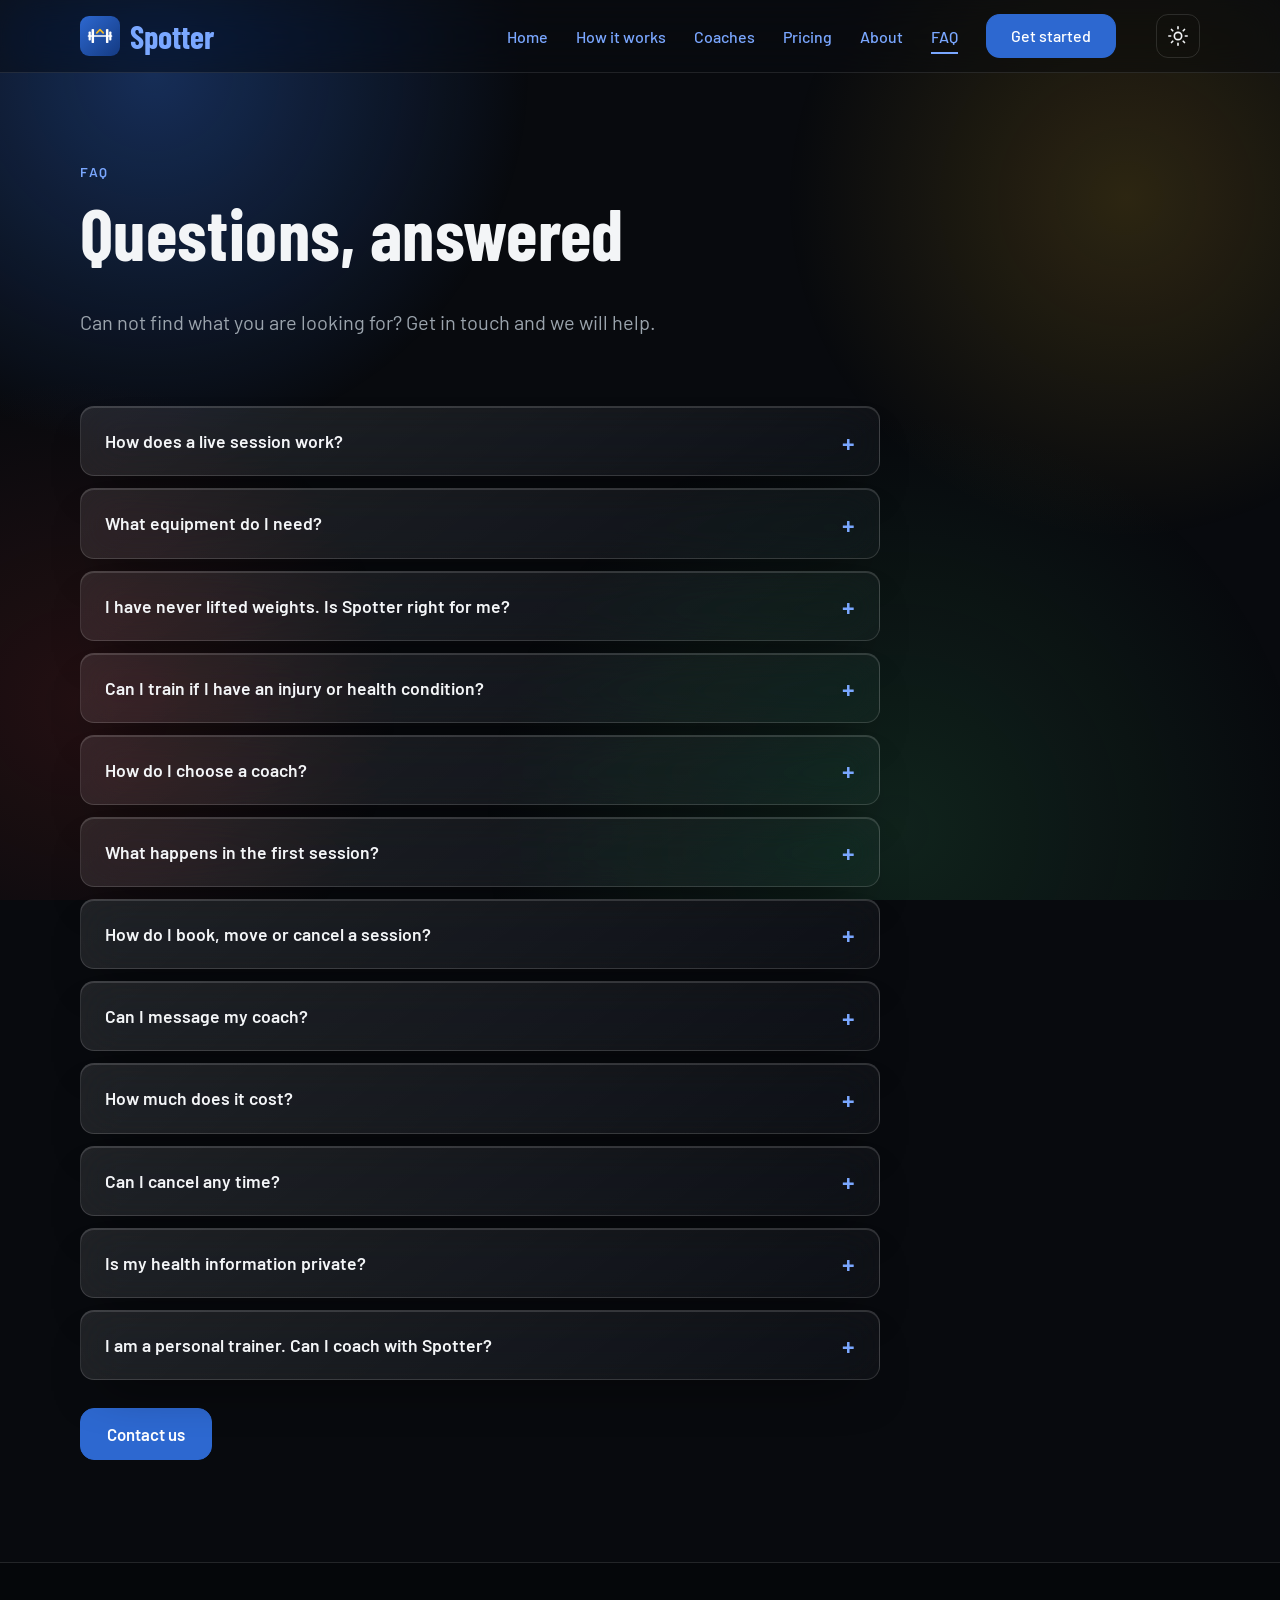
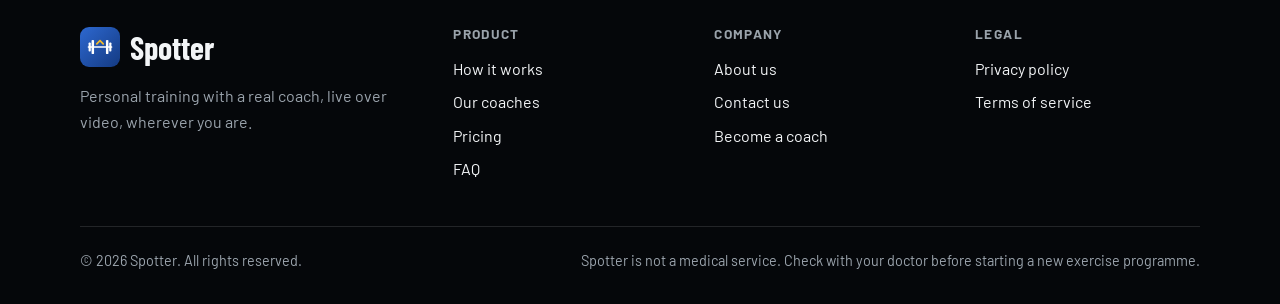
<file: spotter-website/faq.html>
<!doctype html>
<html lang="en">
<head>
<meta charset="utf-8">
<meta name="viewport" content="width=device-width, initial-scale=1">
<title>FAQ | Spotter</title>
<meta name="description" content="Answers to common questions about Spotter live video personal training, coaches, equipment, pricing and privacy.">
<meta name="theme-color" content="#1d4fa8">
<meta property="og:title" content="FAQ | Spotter">
<meta property="og:description" content="Answers to common questions about Spotter live video personal training, coaches, equipment, pricing and privacy.">
<meta property="og:type" content="website">
<link rel="canonical" href="https://www.spotterclub.co.uk/faq.html">
<link rel="icon" href="assets/logo.svg" type="image/svg+xml">
<link rel="apple-touch-icon" href="assets/logo-512.png">
<link rel="preconnect" href="https://fonts.googleapis.com">
<link rel="preconnect" href="https://fonts.gstatic.com" crossorigin>
<link href="https://fonts.googleapis.com/css2?family=Barlow:wght@400;500;600&family=Barlow+Condensed:wght@600;700&display=swap" rel="stylesheet">
<link rel="stylesheet" href="assets/styles.css">
<script src="assets/config.js"></script>
<script>(function(){var c=window.SPOTTER_CONFIG||{},d=document,h=d.documentElement,s=null;try{s=localStorage.getItem('spotter-theme')}catch(e){}var dark=(c.theme==='glass'||c.theme==='matte')?c.theme:'glass';var t=s==='light'?'plain':s==='dark'?dark:c.theme;function css(f){var l=d.createElement('link');l.rel='stylesheet';l.href='assets/'+f;l.setAttribute('data-theme-css',f);d.head.appendChild(l);}var isDark=(t==='glass'||t==='matte');if(isDark){h.setAttribute('data-theme',t);h.style.backgroundColor='#080a0e';}if(isDark||c.themeToggle!==false){css('theme-dark.css');}if(c.phones==='embossed'||c.phones==='3d'){h.classList.add('phones-3d');css('phone-3d.css');}})();</script>
</head>
<body class="">
<a class="skip" href="#main">Skip to content</a>
<header class="site-header">
  <div class="wrap nav">
    <a class="brand" href="index.html" aria-label="Spotter home">
      <img class="brand-logo" src="assets/logo.svg" alt="" width="40" height="40">
      <span class="brand-name">Spotter</span>
    </a>
    <button class="theme-toggle" type="button" aria-label="Switch to light mode" aria-pressed="false" hidden><svg class="i-sun" viewBox="0 0 24 24" fill="none" stroke="currentColor" stroke-width="1.8" stroke-linecap="round" stroke-linejoin="round" aria-hidden="true"><circle cx="12" cy="12" r="4"/><path d="M12 2v2M12 20v2M4.9 4.9l1.4 1.4M17.7 17.7l1.4 1.4M2 12h2M20 12h2M4.9 19.1l1.4-1.4M17.7 6.3l1.4-1.4"/></svg><svg class="i-moon" viewBox="0 0 24 24" fill="none" stroke="currentColor" stroke-width="1.8" stroke-linecap="round" stroke-linejoin="round" aria-hidden="true"><path d="M21 12.8A9 9 0 1 1 11.2 3a7 7 0 0 0 9.8 9.8z"/></svg></button>
    <button class="nav-toggle" aria-expanded="false" aria-controls="nav-links" aria-label="Menu">
      <svg viewBox="0 0 24 24" fill="none" stroke="currentColor" stroke-width="1.8" stroke-linecap="round" stroke-linejoin="round" aria-hidden="true"><path d="M4 6h16M4 12h16M4 18h16"/></svg>
    </button>
    <ul class="nav-links" id="nav-links">
      <li><a href="index.html">Home</a></li>
      <li><a href="how-it-works.html">How it works</a></li>
      <li><a href="coaches.html">Coaches</a></li>
      <li><a href="pricing.html">Pricing</a></li>
      <li><a href="about.html">About</a></li>
      <li><a href="faq.html" aria-current="page">FAQ</a></li>
      <li><a class="btn btn-small" href="contact.html">Get started</a></li>
    </ul>
  </div>
</header>
<main id="main">

<div class="page-head"><div class="wrap">
  <p class="eyebrow">FAQ</p>
  <h1>Questions, answered</h1>
  <p class="lead">Can not find what you are looking for? Get in touch and we will help.</p>
</div></div>
<section style="padding-top:0"><div class="wrap"><div class="faq">
  <details><summary>How does a live session work?</summary><p>You join a video call with your coach from the Spotter app. They guide you through each exercise, watch your form, and adjust the session as you go. Afterwards you rate the session and your coach records a note.</p></details>
  <details><summary>What equipment do I need?</summary><p>Very little. A phone or laptop with a camera, enough space to move, and ideally a pair of dumbbells and some resistance bands. If you have no kit, your coach will start you with bodyweight work.</p></details>
  <details><summary>I have never lifted weights. Is Spotter right for me?</summary><p>Yes. Many of our clients are beginners. Your coach starts where you are and builds up gradually, with a focus on good form.</p></details>
  <details><summary>Can I train if I have an injury or health condition?</summary><p>Tell your coach during your induction call. They will plan around it. Spotter is not a medical service, so please check with your doctor before starting a new exercise programme, especially after an injury or pregnancy.</p></details>
  <details><summary>How do I choose a coach?</summary><p>When you sign up you pick the goals you want to work on and then choose a coach from the list. You can change your coach later from your account.</p></details>
  <details><summary>What happens in the first session?</summary><p>Your first session is an induction call. Your coach asks about your goals, history, equipment and schedule, and takes a few starting measurements so your plan is built on real information.</p></details>
  <details><summary>How do I book, move or cancel a session?</summary><p>From the app. Choose a time to book, and reschedule or cancel from your upcoming sessions. Reminders are sent before each session.</p></details>
  <details><summary>Can I message my coach?</summary><p>Yes. Every plan includes messaging, including photos and files, so you can ask questions and share progress between sessions.</p></details>
  <details><summary>How much does it cost?</summary><p>Plans start at Â£79 a month for 5 live sessions. See our pricing page for all three plans.</p></details>
  <details><summary>Can I cancel any time?</summary><p>Yes. Plans are month to month with no contract.</p></details>
  <details><summary>Is my health information private?</summary><p>Yes. Health information is protected, and only you and your coach can see it. Read our privacy policy for details.</p></details>
  <details><summary>I am a personal trainer. Can I coach with Spotter?</summary><p>Yes, we would love to hear from you. Use the contact page and choose "Coaching".</p></details>
</div>
<div class="btn-row"><a class="btn" href="contact.html">Contact us</a></div></div></section>
<script type="application/ld+json">{"@context":"https://schema.org","@type":"FAQPage","mainEntity":[{"@type":"Question","name":"How does a live session work?","acceptedAnswer":{"@type":"Answer","text":"You join a video call with your coach from the Spotter app. They guide you through each exercise, watch your form, and adjust the session as you go. Afterwards you rate the session and your coach records a note."}},{"@type":"Question","name":"What equipment do I need?","acceptedAnswer":{"@type":"Answer","text":"Very little. A phone or laptop with a camera, enough space to move, and ideally a pair of dumbbells and some resistance bands. If you have no kit, your coach will start you with bodyweight work."}},{"@type":"Question","name":"I have never lifted weights. Is Spotter right for me?","acceptedAnswer":{"@type":"Answer","text":"Yes. Many of our clients are beginners. Your coach starts where you are and builds up gradually, with a focus on good form."}},{"@type":"Question","name":"Can I train if I have an injury or health condition?","acceptedAnswer":{"@type":"Answer","text":"Tell your coach during your induction call. They will plan around it. Spotter is not a medical service, so please check with your doctor before starting a new exercise programme, especially after an injury or pregnancy."}},{"@type":"Question","name":"How do I choose a coach?","acceptedAnswer":{"@type":"Answer","text":"When you sign up you pick the goals you want to work on and then choose a coach from the list. You can change your coach later from your account."}},{"@type":"Question","name":"What happens in the first session?","acceptedAnswer":{"@type":"Answer","text":"Your first session is an induction call. Your coach asks about your goals, history, equipment and schedule, and takes a few starting measurements so your plan is built on real information."}},{"@type":"Question","name":"How do I book, move or cancel a session?","acceptedAnswer":{"@type":"Answer","text":"From the app. Choose a time to book, and reschedule or cancel from your upcoming sessions. Reminders are sent before each session."}},{"@type":"Question","name":"Can I message my coach?","acceptedAnswer":{"@type":"Answer","text":"Yes. Every plan includes messaging, including photos and files, so you can ask questions and share progress between sessions."}},{"@type":"Question","name":"How much does it cost?","acceptedAnswer":{"@type":"Answer","text":"Plans start at Â£79 a month for 5 live sessions. See our pricing page for all three plans."}},{"@type":"Question","name":"Can I cancel any time?","acceptedAnswer":{"@type":"Answer","text":"Yes. Plans are month to month with no contract."}},{"@type":"Question","name":"Is my health information private?","acceptedAnswer":{"@type":"Answer","text":"Yes. Health information is protected, and only you and your coach can see it. Read our privacy policy for details."}},{"@type":"Question","name":"I am a personal trainer. Can I coach with Spotter?","acceptedAnswer":{"@type":"Answer","text":"Yes, we would love to hear from you. Use the contact page and choose \"Coaching\"."}}]}</script>
</main>
<footer class="site-footer">
  <div class="wrap">
    <div class="footer-grid">
      <div>
        <a class="brand" href="index.html"><img class="brand-logo" src="assets/logo.svg" alt="" width="40" height="40"><span class="brand-name">Spotter</span></a>
        <p style="margin-top:16px;max-width:22rem">Personal training with a real coach, live over video, wherever you are.</p>
      </div>
      <div><h4>Product</h4><ul>
        <li><a href="how-it-works.html">How it works</a></li><li><a href="coaches.html">Our coaches</a></li>
        <li><a href="pricing.html">Pricing</a></li><li><a href="faq.html">FAQ</a></li></ul></div>
      <div><h4>Company</h4><ul>
        <li><a href="about.html">About us</a></li><li><a href="contact.html">Contact us</a></li>
        <li><a href="contact.html?topic=Coaching">Become a coach</a></li></ul></div>
      <div><h4>Legal</h4><ul>
        <li><a href="privacy.html">Privacy policy</a></li><li><a href="terms.html">Terms of service</a></li></ul></div>
    </div>
    <div class="footer-bottom">
      <span>&copy; <span id="year">2026</span> Spotter. All rights reserved.</span>
      <span>Spotter is not a medical service. Check with your doctor before starting a new exercise programme.</span>
    </div>
  </div>
</footer>
<script src="assets/config.js"></script>
<script src="assets/script.js"></script>
<script>document.getElementById('year').textContent = new Date().getFullYear();</script>
</body>
</html>
</file>
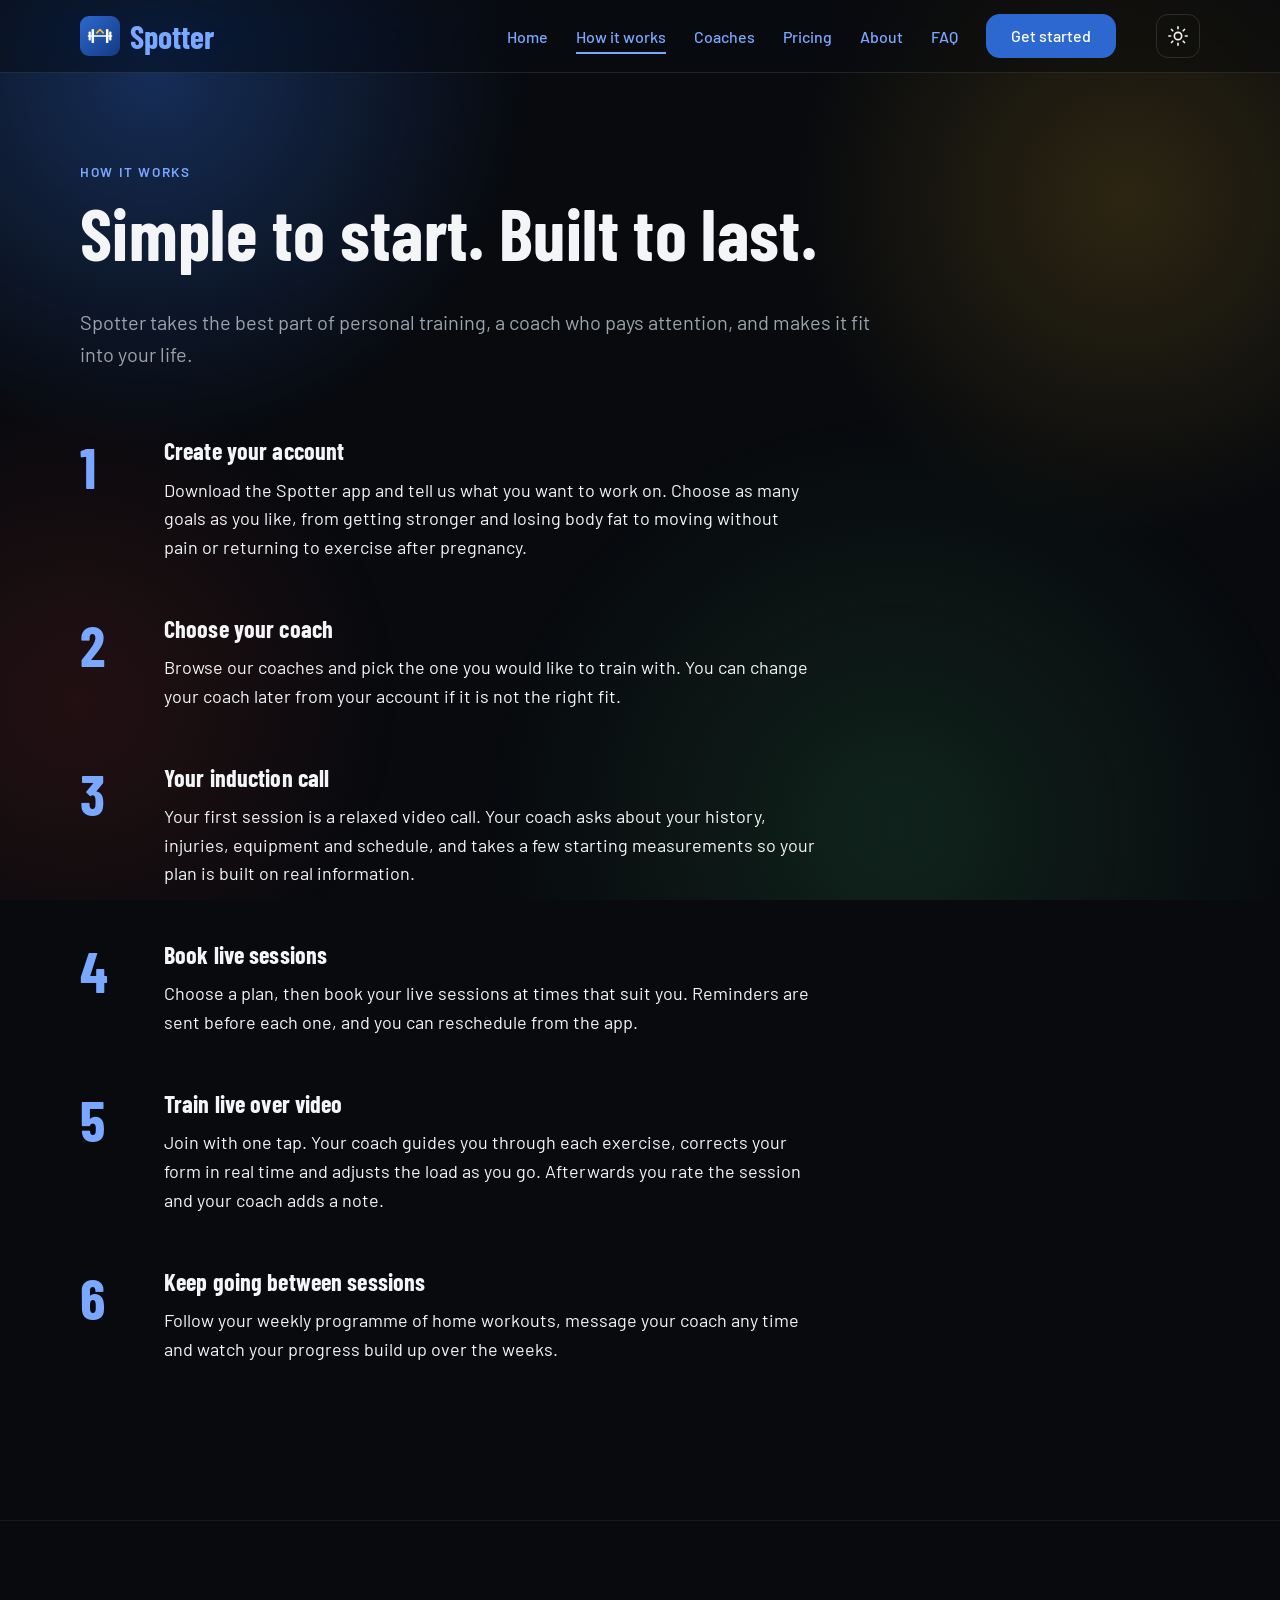
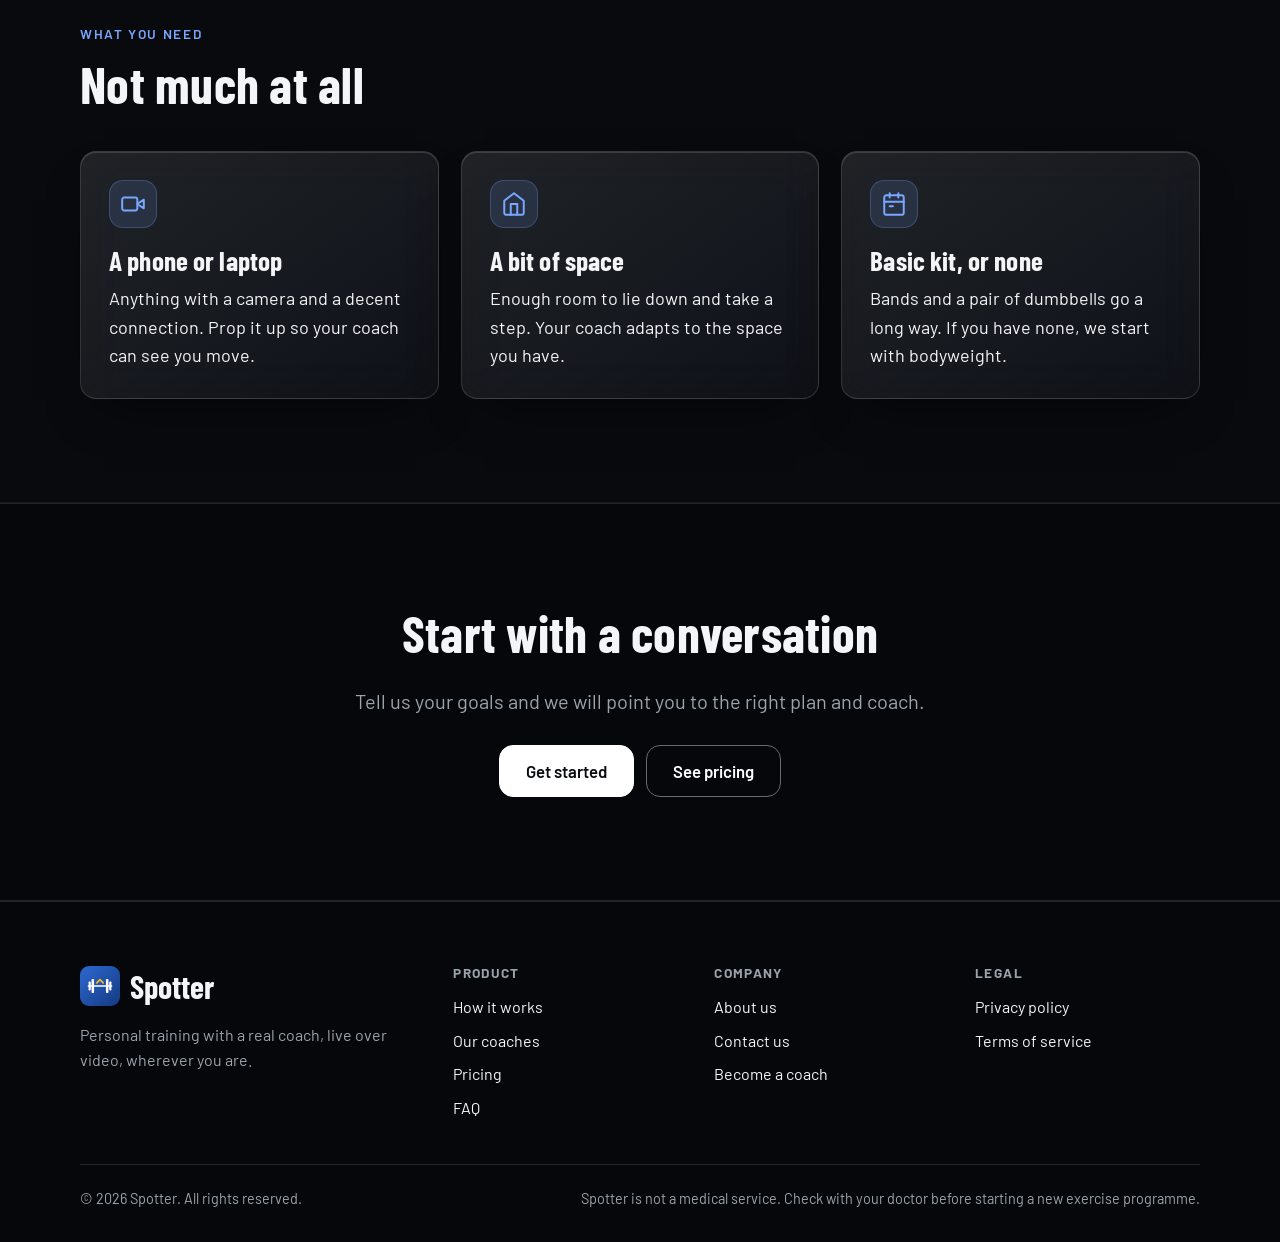
<file: spotter-website/how-it-works.html>
<!doctype html>
<html lang="en">
<head>
<meta charset="utf-8">
<meta name="viewport" content="width=device-width, initial-scale=1">
<title>How it works | Spotter</title>
<meta name="description" content="See how Spotter works: choose a coach, meet them on an induction call, then train live over video with a weekly plan and messaging.">
<meta name="theme-color" content="#1d4fa8">
<meta property="og:title" content="How it works | Spotter">
<meta property="og:description" content="See how Spotter works: choose a coach, meet them on an induction call, then train live over video with a weekly plan and messaging.">
<meta property="og:type" content="website">
<link rel="canonical" href="https://www.spotterclub.co.uk/how-it-works.html">
<link rel="icon" href="assets/logo.svg" type="image/svg+xml">
<link rel="apple-touch-icon" href="assets/logo-512.png">
<link rel="preconnect" href="https://fonts.googleapis.com">
<link rel="preconnect" href="https://fonts.gstatic.com" crossorigin>
<link href="https://fonts.googleapis.com/css2?family=Barlow:wght@400;500;600&family=Barlow+Condensed:wght@600;700&display=swap" rel="stylesheet">
<link rel="stylesheet" href="assets/styles.css">
<script src="assets/config.js"></script>
<script>(function(){var c=window.SPOTTER_CONFIG||{},d=document,h=d.documentElement,s=null;try{s=localStorage.getItem('spotter-theme')}catch(e){}var dark=(c.theme==='glass'||c.theme==='matte')?c.theme:'glass';var t=s==='light'?'plain':s==='dark'?dark:c.theme;function css(f){var l=d.createElement('link');l.rel='stylesheet';l.href='assets/'+f;l.setAttribute('data-theme-css',f);d.head.appendChild(l);}var isDark=(t==='glass'||t==='matte');if(isDark){h.setAttribute('data-theme',t);h.style.backgroundColor='#080a0e';}if(isDark||c.themeToggle!==false){css('theme-dark.css');}if(c.phones==='embossed'||c.phones==='3d'){h.classList.add('phones-3d');css('phone-3d.css');}})();</script>
</head>
<body class="">
<a class="skip" href="#main">Skip to content</a>
<header class="site-header">
  <div class="wrap nav">
    <a class="brand" href="index.html" aria-label="Spotter home">
      <img class="brand-logo" src="assets/logo.svg" alt="" width="40" height="40">
      <span class="brand-name">Spotter</span>
    </a>
    <button class="theme-toggle" type="button" aria-label="Switch to light mode" aria-pressed="false" hidden><svg class="i-sun" viewBox="0 0 24 24" fill="none" stroke="currentColor" stroke-width="1.8" stroke-linecap="round" stroke-linejoin="round" aria-hidden="true"><circle cx="12" cy="12" r="4"/><path d="M12 2v2M12 20v2M4.9 4.9l1.4 1.4M17.7 17.7l1.4 1.4M2 12h2M20 12h2M4.9 19.1l1.4-1.4M17.7 6.3l1.4-1.4"/></svg><svg class="i-moon" viewBox="0 0 24 24" fill="none" stroke="currentColor" stroke-width="1.8" stroke-linecap="round" stroke-linejoin="round" aria-hidden="true"><path d="M21 12.8A9 9 0 1 1 11.2 3a7 7 0 0 0 9.8 9.8z"/></svg></button>
    <button class="nav-toggle" aria-expanded="false" aria-controls="nav-links" aria-label="Menu">
      <svg viewBox="0 0 24 24" fill="none" stroke="currentColor" stroke-width="1.8" stroke-linecap="round" stroke-linejoin="round" aria-hidden="true"><path d="M4 6h16M4 12h16M4 18h16"/></svg>
    </button>
    <ul class="nav-links" id="nav-links">
      <li><a href="index.html">Home</a></li>
      <li><a href="how-it-works.html" aria-current="page">How it works</a></li>
      <li><a href="coaches.html">Coaches</a></li>
      <li><a href="pricing.html">Pricing</a></li>
      <li><a href="about.html">About</a></li>
      <li><a href="faq.html">FAQ</a></li>
      <li><a class="btn btn-small" href="contact.html">Get started</a></li>
    </ul>
  </div>
</header>
<main id="main">

<div class="page-head"><div class="wrap">
  <p class="eyebrow">How it works</p>
  <h1>Simple to start. Built to last.</h1>
  <p class="lead">Spotter takes the best part of personal training, a coach who pays attention, and makes it fit into your life.</p>
</div></div>
<section style="padding-top:0"><div class="wrap">
  <ol class="steps steps-long">
    <li><h3>Create your account</h3><p>Download the Spotter app and tell us what you want to work on. Choose as many goals as you like, from getting stronger and losing body fat to moving without pain or returning to exercise after pregnancy.</p></li>
    <li><h3>Choose your coach</h3><p>Browse our coaches and pick the one you would like to train with. You can change your coach later from your account if it is not the right fit.</p></li>
    <li><h3>Your induction call</h3><p>Your first session is a relaxed video call. Your coach asks about your history, injuries, equipment and schedule, and takes a few starting measurements so your plan is built on real information.</p></li>
    <li><h3>Book live sessions</h3><p>Choose a plan, then book your live sessions at times that suit you. Reminders are sent before each one, and you can reschedule from the app.</p></li>
    <li><h3>Train live over video</h3><p>Join with one tap. Your coach guides you through each exercise, corrects your form in real time and adjusts the load as you go. Afterwards you rate the session and your coach adds a note.</p></li>
    <li><h3>Keep going between sessions</h3><p>Follow your weekly programme of home workouts, message your coach any time and watch your progress build up over the weeks.</p></li>
  </ol>
</div></section>
<section class="band"><div class="wrap">
  <div class="section-head"><p class="eyebrow">What you need</p><h2>Not much at all</h2></div>
  <div class="grid grid-3">
    <div class="card"><div class="icon"><svg viewBox="0 0 24 24" fill="none" stroke="currentColor" stroke-width="1.8" stroke-linecap="round" stroke-linejoin="round" aria-hidden="true"><path d="m22 8-6 4 6 4V8Z"/><rect x="2" y="6" width="14" height="12" rx="2"/></svg></div><h3>A phone or laptop</h3><p>Anything with a camera and a decent connection. Prop it up so your coach can see you move.</p></div>
    <div class="card"><div class="icon"><svg viewBox="0 0 24 24" fill="none" stroke="currentColor" stroke-width="1.8" stroke-linecap="round" stroke-linejoin="round" aria-hidden="true"><path d="m3 9 9-7 9 7v11a2 2 0 0 1-2 2H5a2 2 0 0 1-2-2z"/><path d="M9 22V12h6v10"/></svg></div><h3>A bit of space</h3><p>Enough room to lie down and take a step. Your coach adapts to the space you have.</p></div>
    <div class="card"><div class="icon"><svg viewBox="0 0 24 24" fill="none" stroke="currentColor" stroke-width="1.8" stroke-linecap="round" stroke-linejoin="round" aria-hidden="true"><rect x="3" y="4" width="18" height="18" rx="2"/><path d="M16 2v4M8 2v4M3 10h18M8 14h3"/></svg></div><h3>Basic kit, or none</h3><p>Bands and a pair of dumbbells go a long way. If you have none, we start with bodyweight.</p></div>
  </div>
</div></section>

<section class="band-dark cta"><div class="wrap">
  <h2>Start with a conversation</h2>
  <p class="lead">Tell us your goals and we will point you to the right plan and coach.</p>
  <div class="btn-row"><a class="btn" style="background:#fff;color:var(--ink);border-color:#fff" href="contact.html">Get started</a><a class="btn btn-outline" style="background:transparent;color:#fff;border-color:#646d76" href="pricing.html">See pricing</a></div>
</div></section>
</main>
<footer class="site-footer">
  <div class="wrap">
    <div class="footer-grid">
      <div>
        <a class="brand" href="index.html"><img class="brand-logo" src="assets/logo.svg" alt="" width="40" height="40"><span class="brand-name">Spotter</span></a>
        <p style="margin-top:16px;max-width:22rem">Personal training with a real coach, live over video, wherever you are.</p>
      </div>
      <div><h4>Product</h4><ul>
        <li><a href="how-it-works.html">How it works</a></li><li><a href="coaches.html">Our coaches</a></li>
        <li><a href="pricing.html">Pricing</a></li><li><a href="faq.html">FAQ</a></li></ul></div>
      <div><h4>Company</h4><ul>
        <li><a href="about.html">About us</a></li><li><a href="contact.html">Contact us</a></li>
        <li><a href="contact.html?topic=Coaching">Become a coach</a></li></ul></div>
      <div><h4>Legal</h4><ul>
        <li><a href="privacy.html">Privacy policy</a></li><li><a href="terms.html">Terms of service</a></li></ul></div>
    </div>
    <div class="footer-bottom">
      <span>&copy; <span id="year">2026</span> Spotter. All rights reserved.</span>
      <span>Spotter is not a medical service. Check with your doctor before starting a new exercise programme.</span>
    </div>
  </div>
</footer>
<script src="assets/config.js"></script>
<script src="assets/script.js"></script>
<script>document.getElementById('year').textContent = new Date().getFullYear();</script>
</body>
</html>
</file>
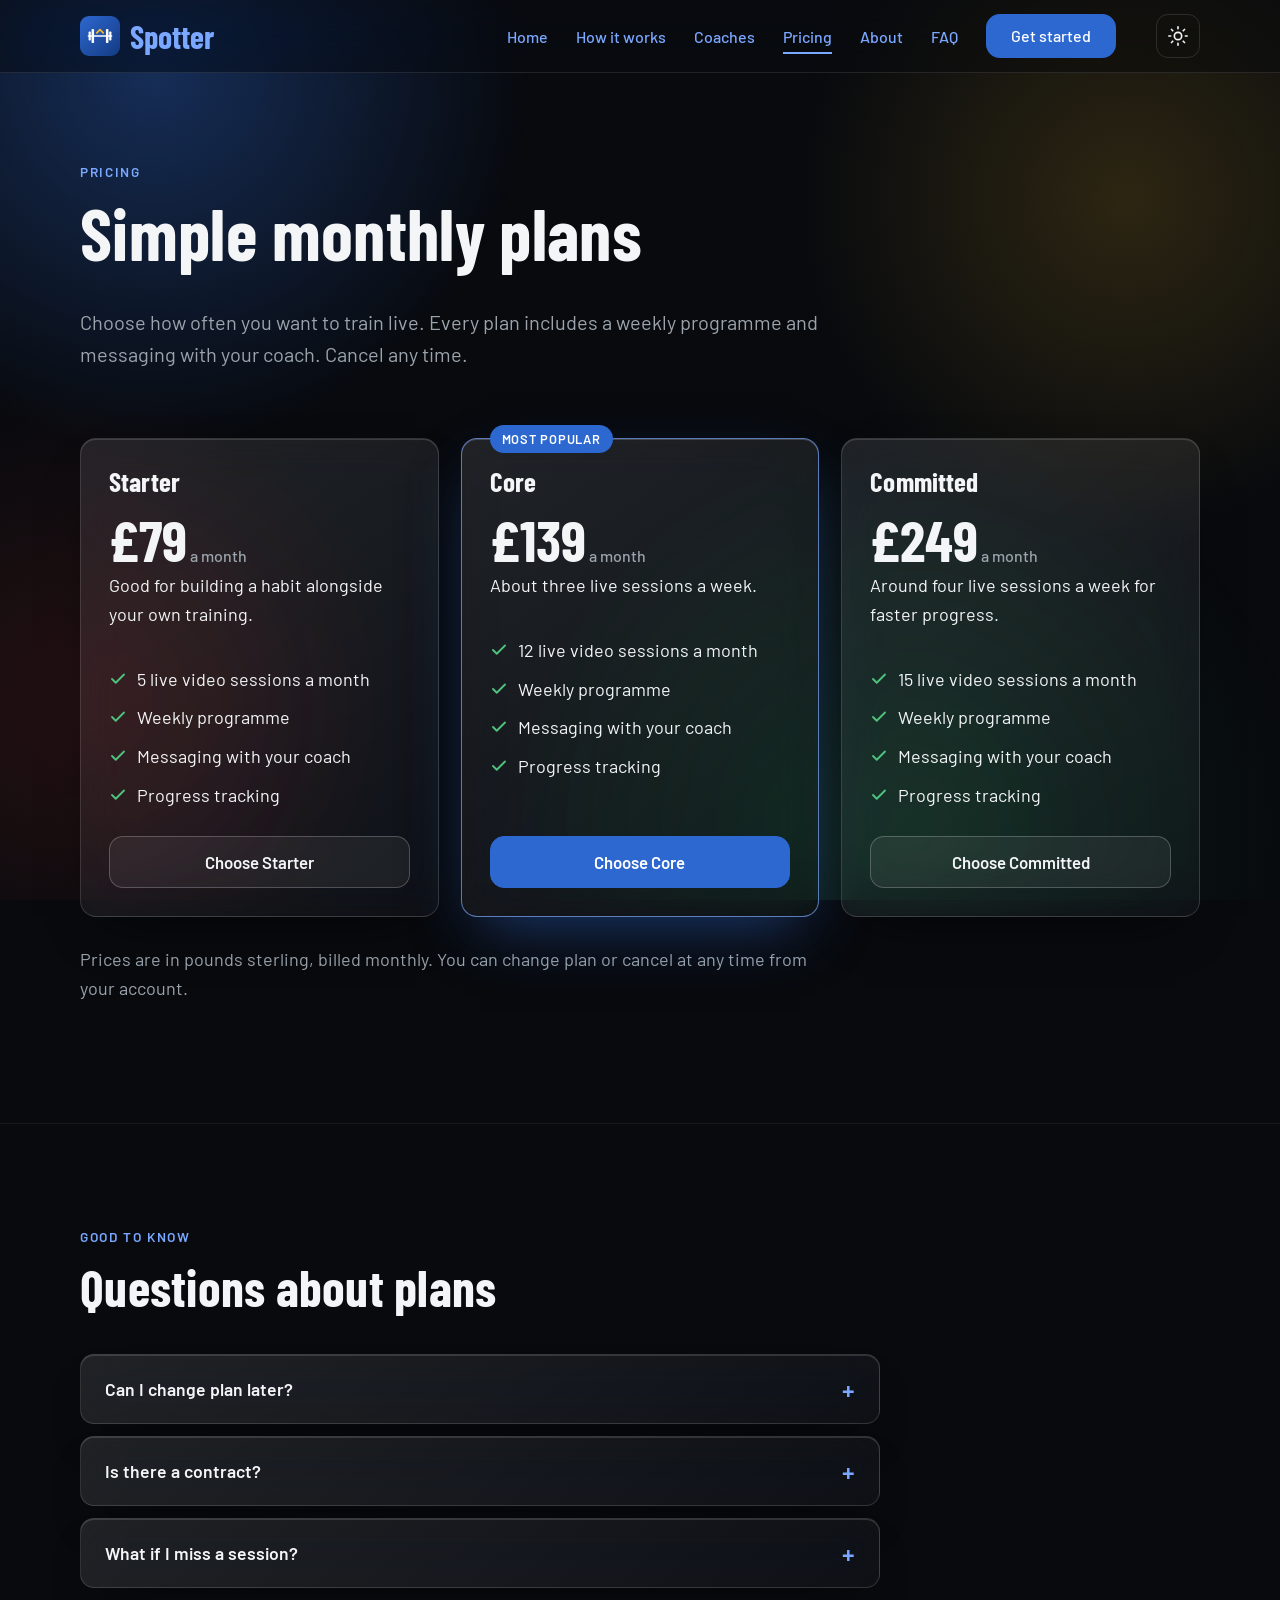
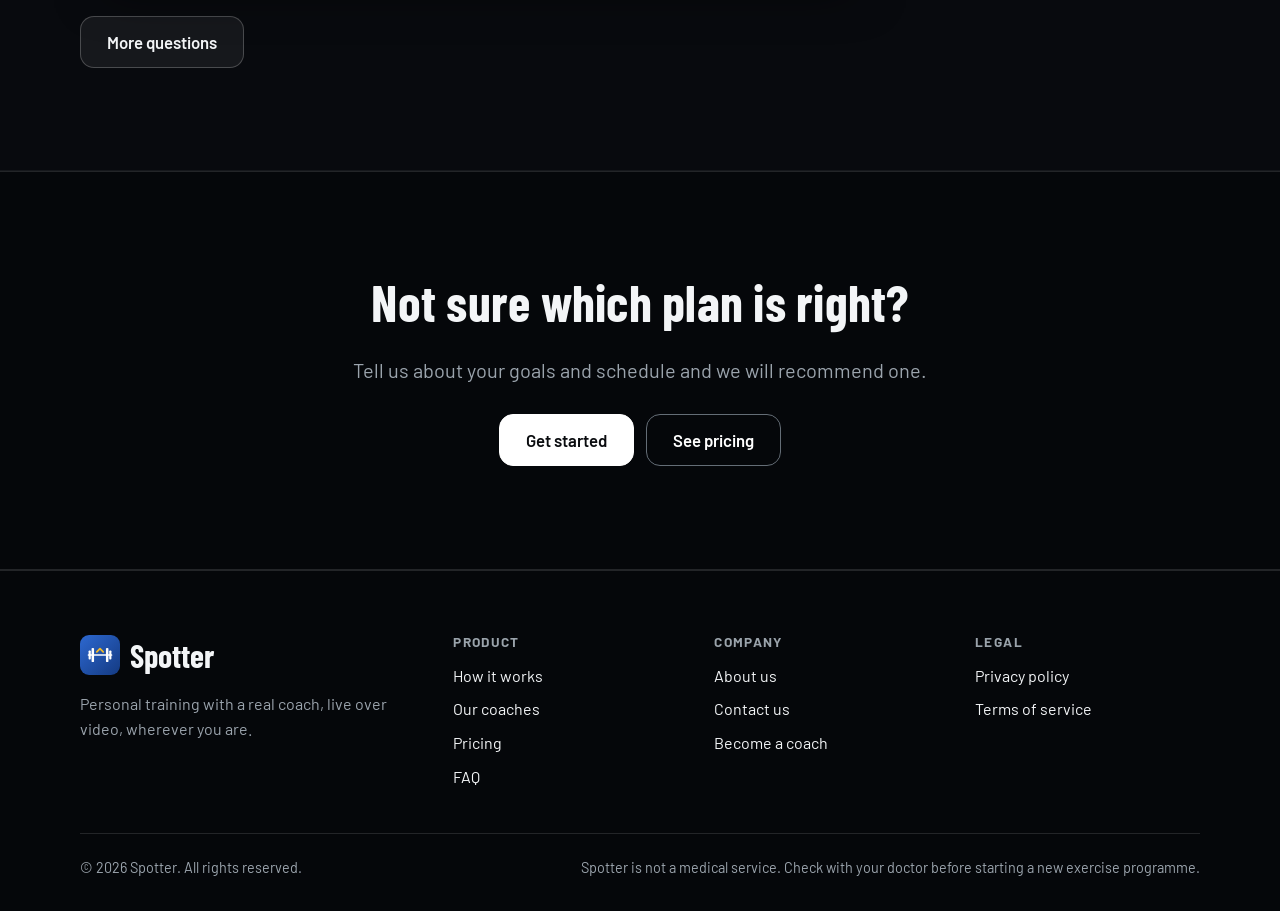
<file: spotter-website/pricing.html>
<!doctype html>
<html lang="en">
<head>
<meta charset="utf-8">
<meta name="viewport" content="width=device-width, initial-scale=1">
<title>Pricing | Spotter</title>
<meta name="description" content="Spotter plans start at Â£79 a month. Every plan includes live video sessions, a weekly programme and messaging with your coach.">
<meta name="theme-color" content="#1d4fa8">
<meta property="og:title" content="Pricing | Spotter">
<meta property="og:description" content="Spotter plans start at Â£79 a month. Every plan includes live video sessions, a weekly programme and messaging with your coach.">
<meta property="og:type" content="website">
<link rel="canonical" href="https://www.spotterclub.co.uk/pricing.html">
<link rel="icon" href="assets/logo.svg" type="image/svg+xml">
<link rel="apple-touch-icon" href="assets/logo-512.png">
<link rel="preconnect" href="https://fonts.googleapis.com">
<link rel="preconnect" href="https://fonts.gstatic.com" crossorigin>
<link href="https://fonts.googleapis.com/css2?family=Barlow:wght@400;500;600&family=Barlow+Condensed:wght@600;700&display=swap" rel="stylesheet">
<link rel="stylesheet" href="assets/styles.css">
<script src="assets/config.js"></script>
<script>(function(){var c=window.SPOTTER_CONFIG||{},d=document,h=d.documentElement,s=null;try{s=localStorage.getItem('spotter-theme')}catch(e){}var dark=(c.theme==='glass'||c.theme==='matte')?c.theme:'glass';var t=s==='light'?'plain':s==='dark'?dark:c.theme;function css(f){var l=d.createElement('link');l.rel='stylesheet';l.href='assets/'+f;l.setAttribute('data-theme-css',f);d.head.appendChild(l);}var isDark=(t==='glass'||t==='matte');if(isDark){h.setAttribute('data-theme',t);h.style.backgroundColor='#080a0e';}if(isDark||c.themeToggle!==false){css('theme-dark.css');}if(c.phones==='embossed'||c.phones==='3d'){h.classList.add('phones-3d');css('phone-3d.css');}})();</script>
</head>
<body class="">
<a class="skip" href="#main">Skip to content</a>
<header class="site-header">
  <div class="wrap nav">
    <a class="brand" href="index.html" aria-label="Spotter home">
      <img class="brand-logo" src="assets/logo.svg" alt="" width="40" height="40">
      <span class="brand-name">Spotter</span>
    </a>
    <button class="theme-toggle" type="button" aria-label="Switch to light mode" aria-pressed="false" hidden><svg class="i-sun" viewBox="0 0 24 24" fill="none" stroke="currentColor" stroke-width="1.8" stroke-linecap="round" stroke-linejoin="round" aria-hidden="true"><circle cx="12" cy="12" r="4"/><path d="M12 2v2M12 20v2M4.9 4.9l1.4 1.4M17.7 17.7l1.4 1.4M2 12h2M20 12h2M4.9 19.1l1.4-1.4M17.7 6.3l1.4-1.4"/></svg><svg class="i-moon" viewBox="0 0 24 24" fill="none" stroke="currentColor" stroke-width="1.8" stroke-linecap="round" stroke-linejoin="round" aria-hidden="true"><path d="M21 12.8A9 9 0 1 1 11.2 3a7 7 0 0 0 9.8 9.8z"/></svg></button>
    <button class="nav-toggle" aria-expanded="false" aria-controls="nav-links" aria-label="Menu">
      <svg viewBox="0 0 24 24" fill="none" stroke="currentColor" stroke-width="1.8" stroke-linecap="round" stroke-linejoin="round" aria-hidden="true"><path d="M4 6h16M4 12h16M4 18h16"/></svg>
    </button>
    <ul class="nav-links" id="nav-links">
      <li><a href="index.html">Home</a></li>
      <li><a href="how-it-works.html">How it works</a></li>
      <li><a href="coaches.html">Coaches</a></li>
      <li><a href="pricing.html" aria-current="page">Pricing</a></li>
      <li><a href="about.html">About</a></li>
      <li><a href="faq.html">FAQ</a></li>
      <li><a class="btn btn-small" href="contact.html">Get started</a></li>
    </ul>
  </div>
</header>
<main id="main">

<div class="page-head"><div class="wrap">
  <p class="eyebrow">Pricing</p>
  <h1>Simple monthly plans</h1>
  <p class="lead">Choose how often you want to train live. Every plan includes a weekly programme and messaging with your coach. Cancel any time.</p>
</div></div>
<section style="padding-top:0"><div class="wrap">
  <div class="grid grid-3">
    <div class="card price-card"><h3>Starter</h3><div class="price">&pound;79<small> a month</small></div>
      <p>Good for building a habit alongside your own training.</p>
      <ul><li><svg class="tick" viewBox="0 0 24 24" fill="none" stroke="currentColor" stroke-width="2.5" stroke-linecap="round" stroke-linejoin="round" aria-hidden="true"><path d="M20 6 9 17l-5-5"/></svg>5 live video sessions a month</li><li><svg class="tick" viewBox="0 0 24 24" fill="none" stroke="currentColor" stroke-width="2.5" stroke-linecap="round" stroke-linejoin="round" aria-hidden="true"><path d="M20 6 9 17l-5-5"/></svg>Weekly programme</li><li><svg class="tick" viewBox="0 0 24 24" fill="none" stroke="currentColor" stroke-width="2.5" stroke-linecap="round" stroke-linejoin="round" aria-hidden="true"><path d="M20 6 9 17l-5-5"/></svg>Messaging with your coach</li><li><svg class="tick" viewBox="0 0 24 24" fill="none" stroke="currentColor" stroke-width="2.5" stroke-linecap="round" stroke-linejoin="round" aria-hidden="true"><path d="M20 6 9 17l-5-5"/></svg>Progress tracking</li></ul>
      <a class="btn btn-outline" href="contact.html?topic=Plans">Choose Starter</a></div>
    <div class="card price-card featured"><span class="badge">Most popular</span><h3>Core</h3><div class="price">&pound;139<small> a month</small></div>
      <p>About three live sessions a week.</p>
      <ul><li><svg class="tick" viewBox="0 0 24 24" fill="none" stroke="currentColor" stroke-width="2.5" stroke-linecap="round" stroke-linejoin="round" aria-hidden="true"><path d="M20 6 9 17l-5-5"/></svg>12 live video sessions a month</li><li><svg class="tick" viewBox="0 0 24 24" fill="none" stroke="currentColor" stroke-width="2.5" stroke-linecap="round" stroke-linejoin="round" aria-hidden="true"><path d="M20 6 9 17l-5-5"/></svg>Weekly programme</li><li><svg class="tick" viewBox="0 0 24 24" fill="none" stroke="currentColor" stroke-width="2.5" stroke-linecap="round" stroke-linejoin="round" aria-hidden="true"><path d="M20 6 9 17l-5-5"/></svg>Messaging with your coach</li><li><svg class="tick" viewBox="0 0 24 24" fill="none" stroke="currentColor" stroke-width="2.5" stroke-linecap="round" stroke-linejoin="round" aria-hidden="true"><path d="M20 6 9 17l-5-5"/></svg>Progress tracking</li></ul>
      <a class="btn" href="contact.html?topic=Plans">Choose Core</a></div>
    <div class="card price-card"><h3>Committed</h3><div class="price">&pound;249<small> a month</small></div>
      <p>Around four live sessions a week for faster progress.</p>
      <ul><li><svg class="tick" viewBox="0 0 24 24" fill="none" stroke="currentColor" stroke-width="2.5" stroke-linecap="round" stroke-linejoin="round" aria-hidden="true"><path d="M20 6 9 17l-5-5"/></svg>15 live video sessions a month</li><li><svg class="tick" viewBox="0 0 24 24" fill="none" stroke="currentColor" stroke-width="2.5" stroke-linecap="round" stroke-linejoin="round" aria-hidden="true"><path d="M20 6 9 17l-5-5"/></svg>Weekly programme</li><li><svg class="tick" viewBox="0 0 24 24" fill="none" stroke="currentColor" stroke-width="2.5" stroke-linecap="round" stroke-linejoin="round" aria-hidden="true"><path d="M20 6 9 17l-5-5"/></svg>Messaging with your coach</li><li><svg class="tick" viewBox="0 0 24 24" fill="none" stroke="currentColor" stroke-width="2.5" stroke-linecap="round" stroke-linejoin="round" aria-hidden="true"><path d="M20 6 9 17l-5-5"/></svg>Progress tracking</li></ul>
      <a class="btn btn-outline" href="contact.html?topic=Plans">Choose Committed</a></div>
  </div>
  <p style="margin-top:28px;color:var(--slate);max-width:46rem">Prices are in pounds sterling, billed monthly. You can change plan or cancel at any time from your account.</p>
</div></section>
<section class="band"><div class="wrap">
  <div class="section-head"><p class="eyebrow">Good to know</p><h2>Questions about plans</h2></div>
  <div class="faq">
    <details><summary>Can I change plan later?</summary><p>Yes. You can move up or down from your account at any time, and the change is recorded against your subscription.</p></details>
    <details><summary>Is there a contract?</summary><p>No. Plans run month to month and you can cancel whenever you like.</p></details>
    <details><summary>What if I miss a session?</summary><p>You can reschedule from the app. Message your coach if life gets in the way and they will help you get back on track.</p></details>
  </div>
  <div class="btn-row"><a class="btn btn-outline" href="faq.html">More questions</a></div>
</div></section>

<section class="band-dark cta"><div class="wrap">
  <h2>Not sure which plan is right?</h2>
  <p class="lead">Tell us about your goals and schedule and we will recommend one.</p>
  <div class="btn-row"><a class="btn" style="background:#fff;color:var(--ink);border-color:#fff" href="contact.html">Get started</a><a class="btn btn-outline" style="background:transparent;color:#fff;border-color:#646d76" href="pricing.html">See pricing</a></div>
</div></section>
</main>
<footer class="site-footer">
  <div class="wrap">
    <div class="footer-grid">
      <div>
        <a class="brand" href="index.html"><img class="brand-logo" src="assets/logo.svg" alt="" width="40" height="40"><span class="brand-name">Spotter</span></a>
        <p style="margin-top:16px;max-width:22rem">Personal training with a real coach, live over video, wherever you are.</p>
      </div>
      <div><h4>Product</h4><ul>
        <li><a href="how-it-works.html">How it works</a></li><li><a href="coaches.html">Our coaches</a></li>
        <li><a href="pricing.html">Pricing</a></li><li><a href="faq.html">FAQ</a></li></ul></div>
      <div><h4>Company</h4><ul>
        <li><a href="about.html">About us</a></li><li><a href="contact.html">Contact us</a></li>
        <li><a href="contact.html?topic=Coaching">Become a coach</a></li></ul></div>
      <div><h4>Legal</h4><ul>
        <li><a href="privacy.html">Privacy policy</a></li><li><a href="terms.html">Terms of service</a></li></ul></div>
    </div>
    <div class="footer-bottom">
      <span>&copy; <span id="year">2026</span> Spotter. All rights reserved.</span>
      <span>Spotter is not a medical service. Check with your doctor before starting a new exercise programme.</span>
    </div>
  </div>
</footer>
<script src="assets/config.js"></script>
<script src="assets/script.js"></script>
<script>document.getElementById('year').textContent = new Date().getFullYear();</script>
</body>
</html>
</file>
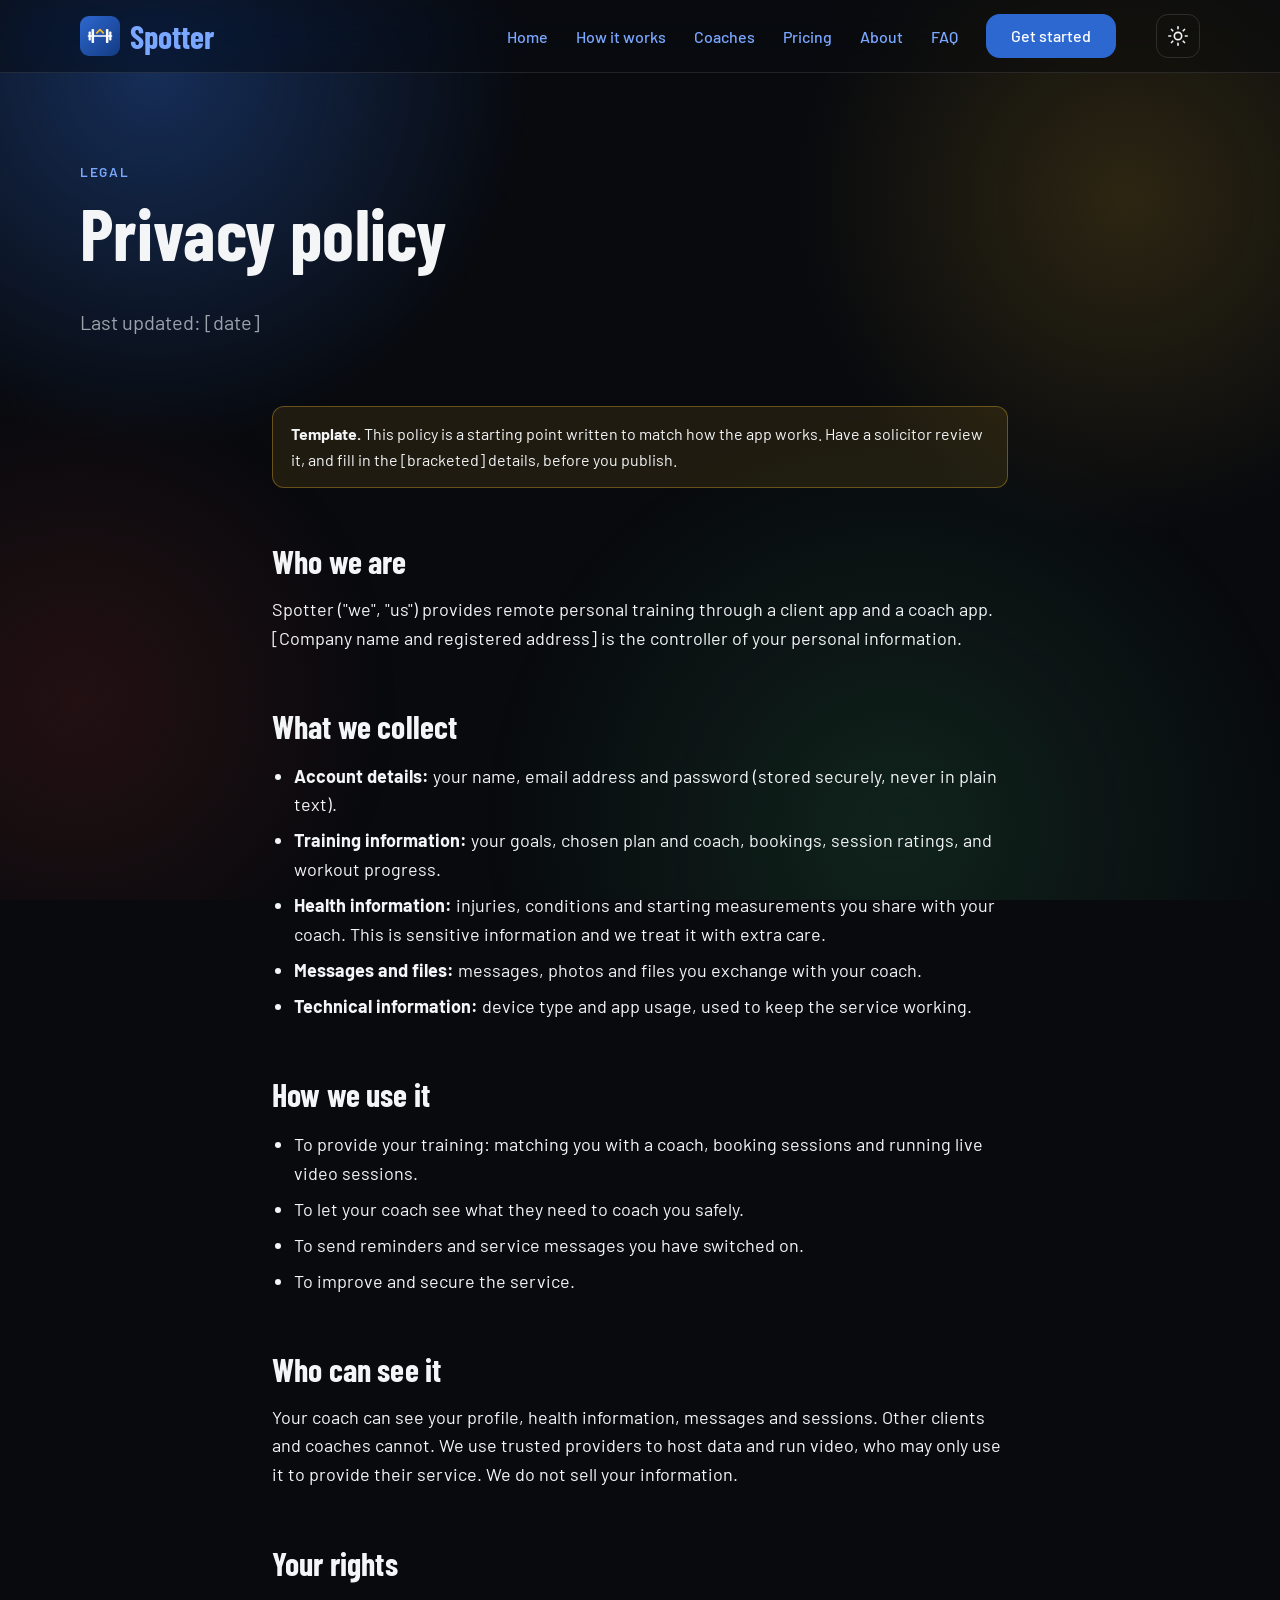
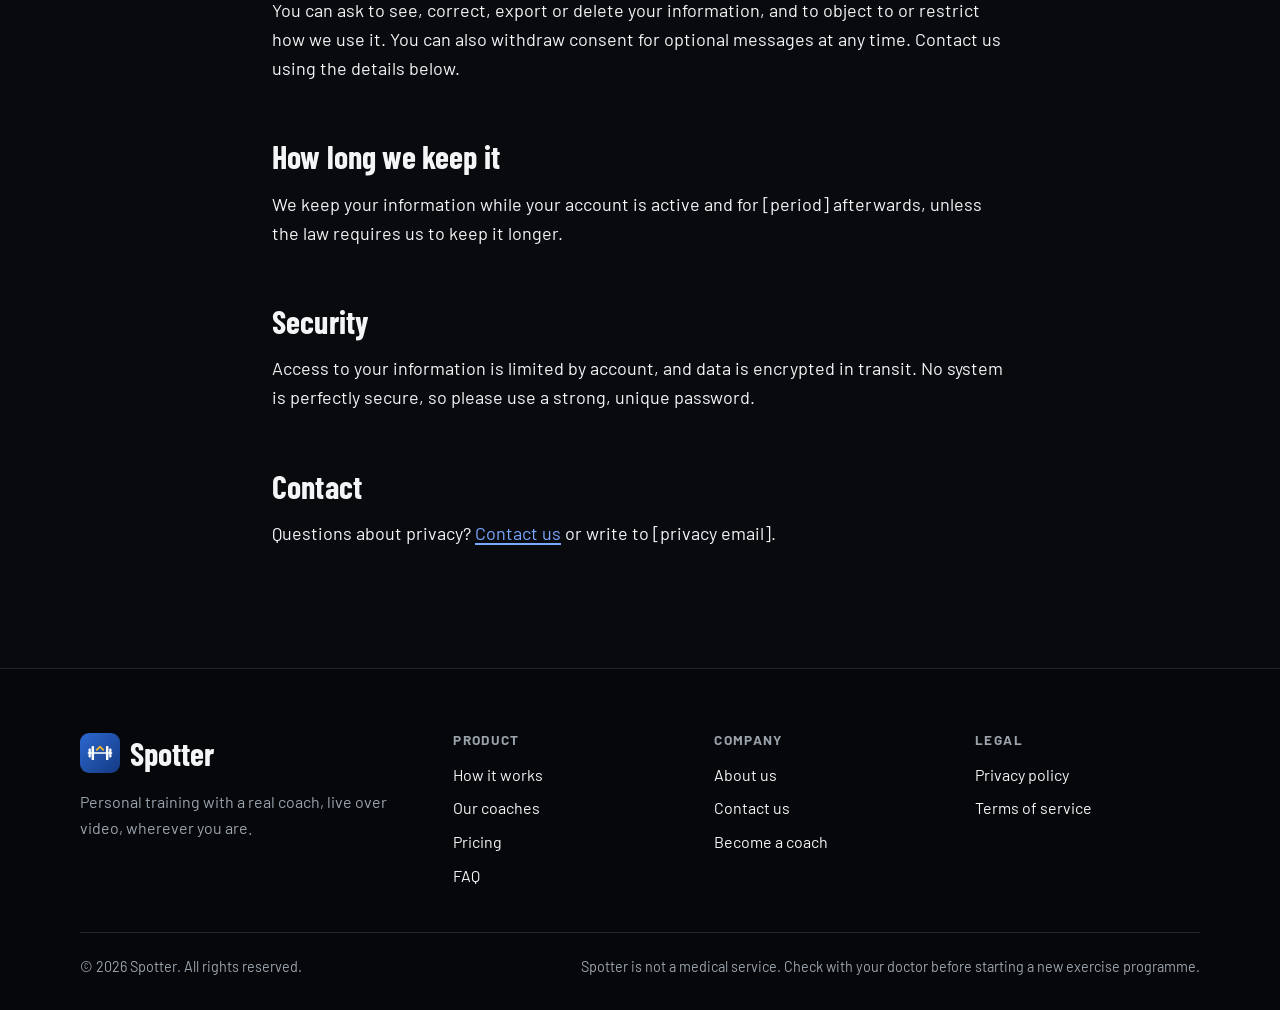
<file: spotter-website/privacy.html>
<!doctype html>
<html lang="en">
<head>
<meta charset="utf-8">
<meta name="viewport" content="width=device-width, initial-scale=1">
<title>Privacy policy | Spotter</title>
<meta name="description" content="How Spotter collects, uses and protects your personal information, including health information.">
<meta name="theme-color" content="#1d4fa8">
<meta property="og:title" content="Privacy policy | Spotter">
<meta property="og:description" content="How Spotter collects, uses and protects your personal information, including health information.">
<meta property="og:type" content="website">
<link rel="canonical" href="https://www.spotterclub.co.uk/privacy.html">
<link rel="icon" href="assets/logo.svg" type="image/svg+xml">
<link rel="apple-touch-icon" href="assets/logo-512.png">
<link rel="preconnect" href="https://fonts.googleapis.com">
<link rel="preconnect" href="https://fonts.gstatic.com" crossorigin>
<link href="https://fonts.googleapis.com/css2?family=Barlow:wght@400;500;600&family=Barlow+Condensed:wght@600;700&display=swap" rel="stylesheet">
<link rel="stylesheet" href="assets/styles.css">
<script src="assets/config.js"></script>
<script>(function(){var c=window.SPOTTER_CONFIG||{},d=document,h=d.documentElement,s=null;try{s=localStorage.getItem('spotter-theme')}catch(e){}var dark=(c.theme==='glass'||c.theme==='matte')?c.theme:'glass';var t=s==='light'?'plain':s==='dark'?dark:c.theme;function css(f){var l=d.createElement('link');l.rel='stylesheet';l.href='assets/'+f;l.setAttribute('data-theme-css',f);d.head.appendChild(l);}var isDark=(t==='glass'||t==='matte');if(isDark){h.setAttribute('data-theme',t);h.style.backgroundColor='#080a0e';}if(isDark||c.themeToggle!==false){css('theme-dark.css');}if(c.phones==='embossed'||c.phones==='3d'){h.classList.add('phones-3d');css('phone-3d.css');}})();</script>
</head>
<body class="">
<a class="skip" href="#main">Skip to content</a>
<header class="site-header">
  <div class="wrap nav">
    <a class="brand" href="index.html" aria-label="Spotter home">
      <img class="brand-logo" src="assets/logo.svg" alt="" width="40" height="40">
      <span class="brand-name">Spotter</span>
    </a>
    <button class="theme-toggle" type="button" aria-label="Switch to light mode" aria-pressed="false" hidden><svg class="i-sun" viewBox="0 0 24 24" fill="none" stroke="currentColor" stroke-width="1.8" stroke-linecap="round" stroke-linejoin="round" aria-hidden="true"><circle cx="12" cy="12" r="4"/><path d="M12 2v2M12 20v2M4.9 4.9l1.4 1.4M17.7 17.7l1.4 1.4M2 12h2M20 12h2M4.9 19.1l1.4-1.4M17.7 6.3l1.4-1.4"/></svg><svg class="i-moon" viewBox="0 0 24 24" fill="none" stroke="currentColor" stroke-width="1.8" stroke-linecap="round" stroke-linejoin="round" aria-hidden="true"><path d="M21 12.8A9 9 0 1 1 11.2 3a7 7 0 0 0 9.8 9.8z"/></svg></button>
    <button class="nav-toggle" aria-expanded="false" aria-controls="nav-links" aria-label="Menu">
      <svg viewBox="0 0 24 24" fill="none" stroke="currentColor" stroke-width="1.8" stroke-linecap="round" stroke-linejoin="round" aria-hidden="true"><path d="M4 6h16M4 12h16M4 18h16"/></svg>
    </button>
    <ul class="nav-links" id="nav-links">
      <li><a href="index.html">Home</a></li>
      <li><a href="how-it-works.html">How it works</a></li>
      <li><a href="coaches.html">Coaches</a></li>
      <li><a href="pricing.html">Pricing</a></li>
      <li><a href="about.html">About</a></li>
      <li><a href="faq.html">FAQ</a></li>
      <li><a class="btn btn-small" href="contact.html">Get started</a></li>
    </ul>
  </div>
</header>
<main id="main">

<div class="page-head"><div class="wrap">
  <p class="eyebrow">Legal</p>
  <h1>Privacy policy</h1>
  <p class="lead">Last updated: [date]</p>
</div></div>
<section style="padding-top:0"><div class="wrap prose">
<div class="callout"><strong>Template.</strong> This policy is a starting point written to match how the app works. Have a solicitor review it, and fill in the [bracketed] details, before you publish.</div>
<h2>Who we are</h2><p>Spotter ("we", "us") provides remote personal training through a client app and a coach app. [Company name and registered address] is the controller of your personal information.</p>
<h2>What we collect</h2>
<ul><li><strong>Account details:</strong> your name, email address and password (stored securely, never in plain text).</li>
<li><strong>Training information:</strong> your goals, chosen plan and coach, bookings, session ratings, and workout progress.</li>
<li><strong>Health information:</strong> injuries, conditions and starting measurements you share with your coach. This is sensitive information and we treat it with extra care.</li>
<li><strong>Messages and files:</strong> messages, photos and files you exchange with your coach.</li>
<li><strong>Technical information:</strong> device type and app usage, used to keep the service working.</li></ul>
<h2>How we use it</h2>
<ul><li>To provide your training: matching you with a coach, booking sessions and running live video sessions.</li>
<li>To let your coach see what they need to coach you safely.</li>
<li>To send reminders and service messages you have switched on.</li>
<li>To improve and secure the service.</li></ul>
<h2>Who can see it</h2><p>Your coach can see your profile, health information, messages and sessions. Other clients and coaches cannot. We use trusted providers to host data and run video, who may only use it to provide their service. We do not sell your information.</p>
<h2>Your rights</h2><p>You can ask to see, correct, export or delete your information, and to object to or restrict how we use it. You can also withdraw consent for optional messages at any time. Contact us using the details below.</p>
<h2>How long we keep it</h2><p>We keep your information while your account is active and for [period] afterwards, unless the law requires us to keep it longer.</p>
<h2>Security</h2><p>Access to your information is limited by account, and data is encrypted in transit. No system is perfectly secure, so please use a strong, unique password.</p>
<h2>Contact</h2><p>Questions about privacy? <a href="contact.html">Contact us</a> or write to [privacy email].</p>
</div></section>
</main>
<footer class="site-footer">
  <div class="wrap">
    <div class="footer-grid">
      <div>
        <a class="brand" href="index.html"><img class="brand-logo" src="assets/logo.svg" alt="" width="40" height="40"><span class="brand-name">Spotter</span></a>
        <p style="margin-top:16px;max-width:22rem">Personal training with a real coach, live over video, wherever you are.</p>
      </div>
      <div><h4>Product</h4><ul>
        <li><a href="how-it-works.html">How it works</a></li><li><a href="coaches.html">Our coaches</a></li>
        <li><a href="pricing.html">Pricing</a></li><li><a href="faq.html">FAQ</a></li></ul></div>
      <div><h4>Company</h4><ul>
        <li><a href="about.html">About us</a></li><li><a href="contact.html">Contact us</a></li>
        <li><a href="contact.html?topic=Coaching">Become a coach</a></li></ul></div>
      <div><h4>Legal</h4><ul>
        <li><a href="privacy.html">Privacy policy</a></li><li><a href="terms.html">Terms of service</a></li></ul></div>
    </div>
    <div class="footer-bottom">
      <span>&copy; <span id="year">2026</span> Spotter. All rights reserved.</span>
      <span>Spotter is not a medical service. Check with your doctor before starting a new exercise programme.</span>
    </div>
  </div>
</footer>
<script src="assets/config.js"></script>
<script src="assets/script.js"></script>
<script>document.getElementById('year').textContent = new Date().getFullYear();</script>
</body>
</html>
</file>
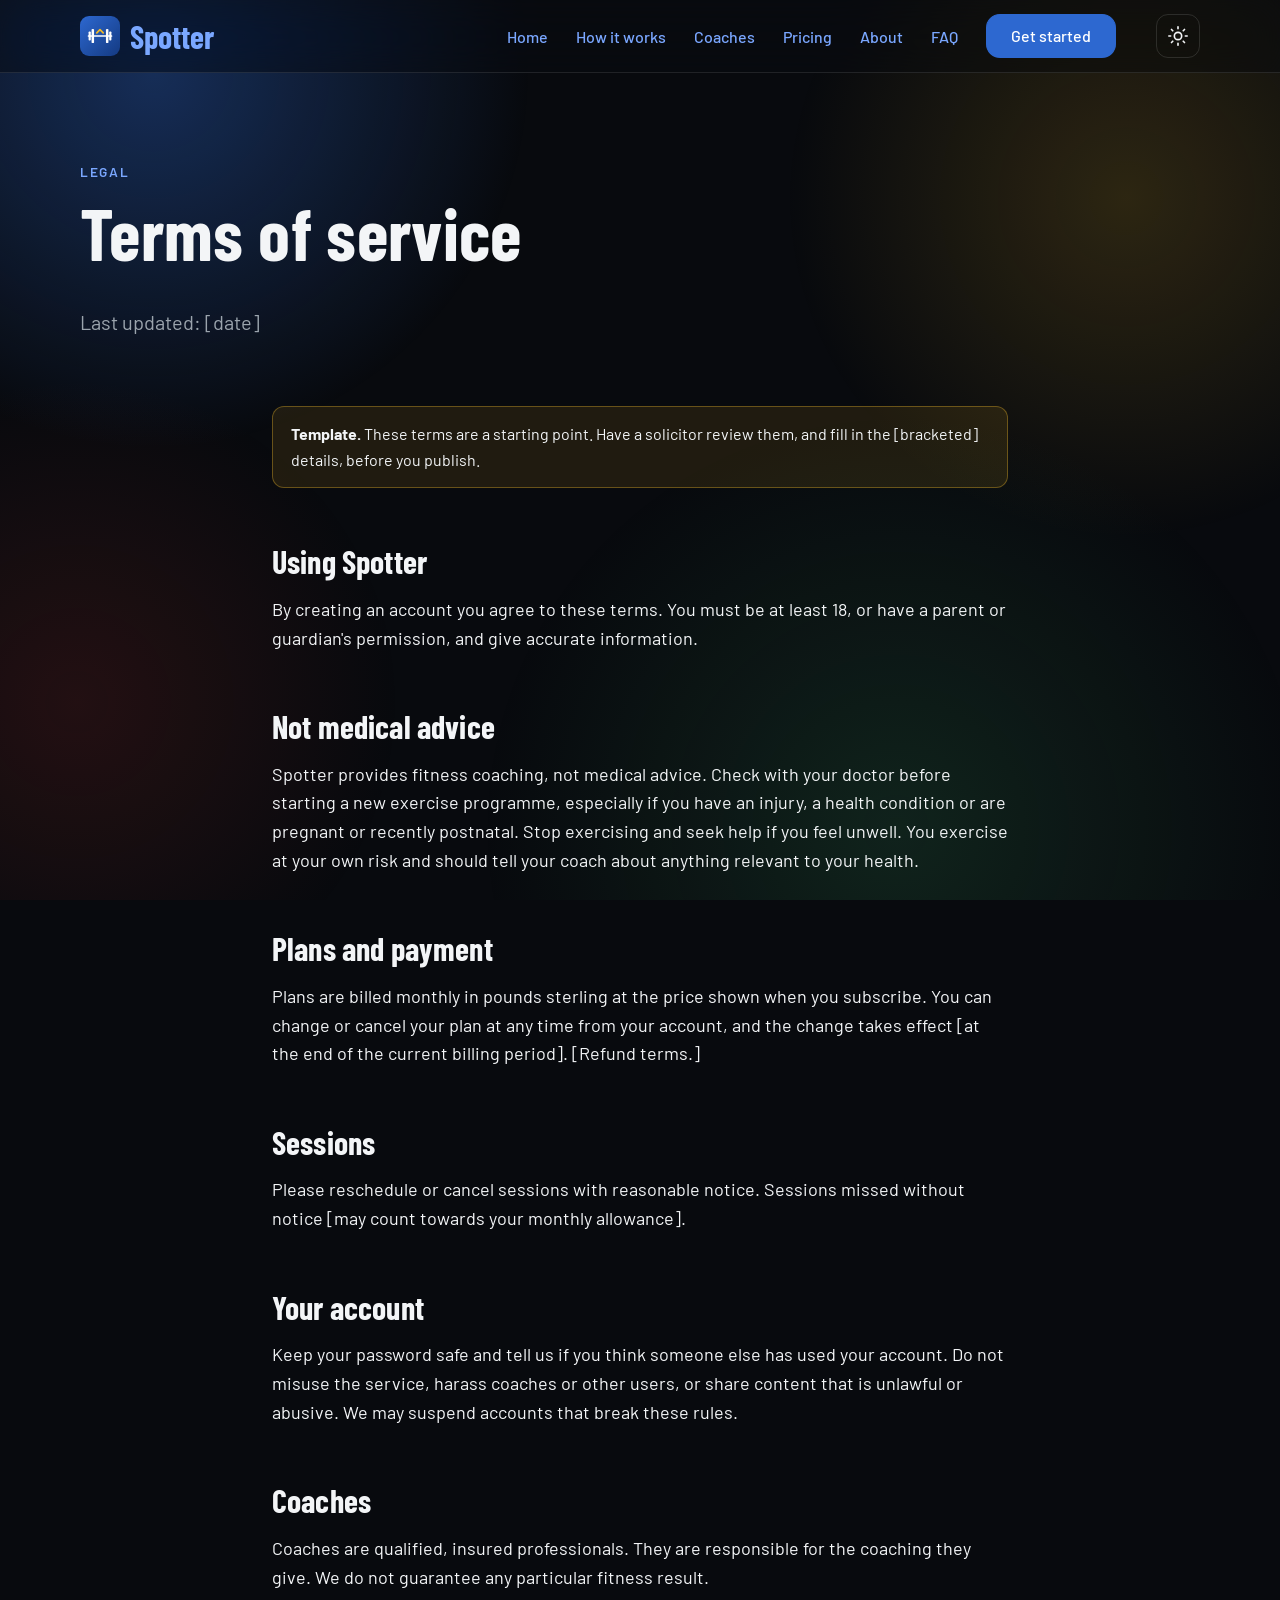
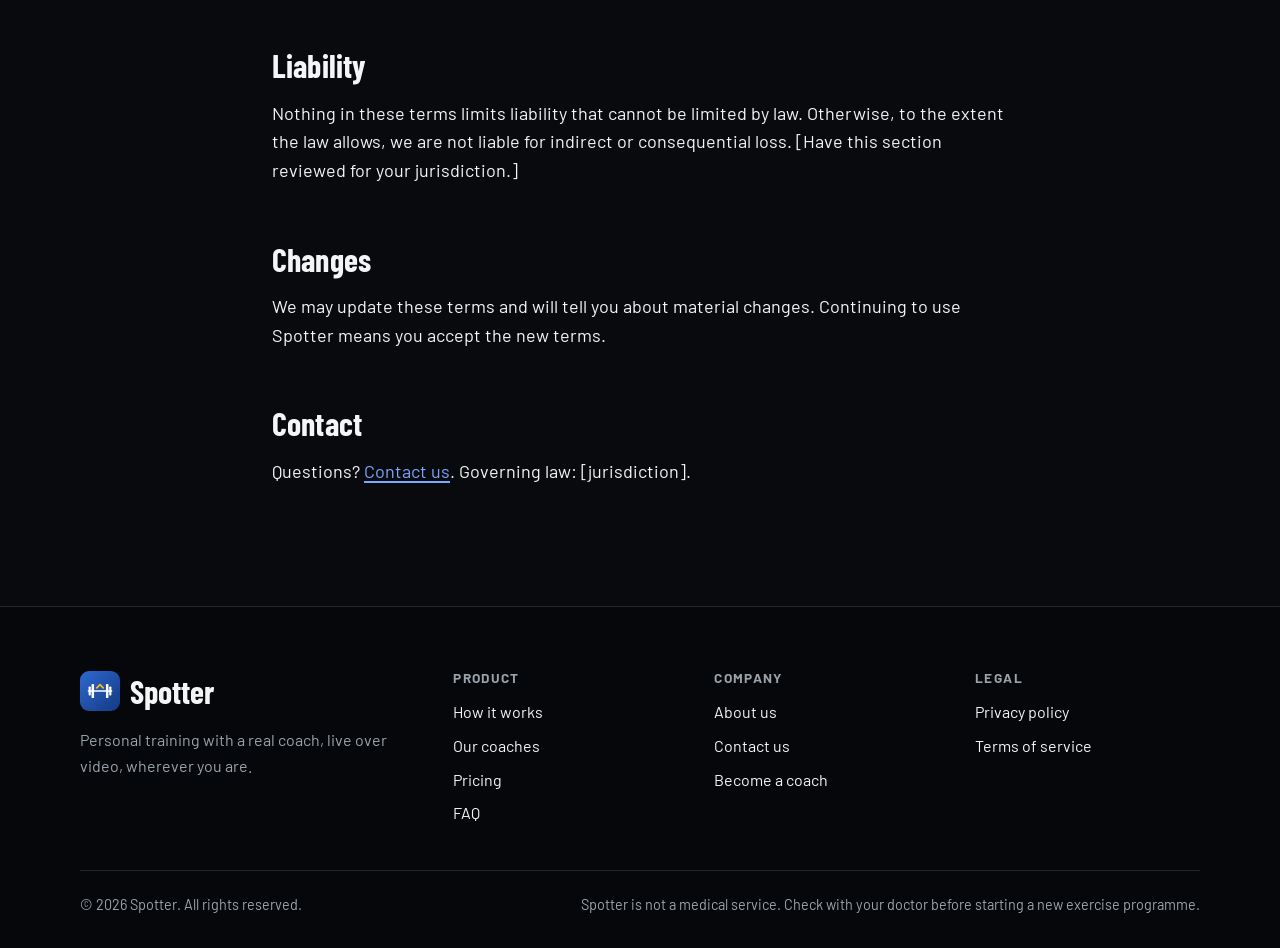
<file: spotter-website/terms.html>
<!doctype html>
<html lang="en">
<head>
<meta charset="utf-8">
<meta name="viewport" content="width=device-width, initial-scale=1">
<title>Terms of service | Spotter</title>
<meta name="description" content="The terms that apply when you use Spotter for remote personal training.">
<meta name="theme-color" content="#1d4fa8">
<meta property="og:title" content="Terms of service | Spotter">
<meta property="og:description" content="The terms that apply when you use Spotter for remote personal training.">
<meta property="og:type" content="website">
<link rel="canonical" href="https://www.spotterclub.co.uk/terms.html">
<link rel="icon" href="assets/logo.svg" type="image/svg+xml">
<link rel="apple-touch-icon" href="assets/logo-512.png">
<link rel="preconnect" href="https://fonts.googleapis.com">
<link rel="preconnect" href="https://fonts.gstatic.com" crossorigin>
<link href="https://fonts.googleapis.com/css2?family=Barlow:wght@400;500;600&family=Barlow+Condensed:wght@600;700&display=swap" rel="stylesheet">
<link rel="stylesheet" href="assets/styles.css">
<script src="assets/config.js"></script>
<script>(function(){var c=window.SPOTTER_CONFIG||{},d=document,h=d.documentElement,s=null;try{s=localStorage.getItem('spotter-theme')}catch(e){}var dark=(c.theme==='glass'||c.theme==='matte')?c.theme:'glass';var t=s==='light'?'plain':s==='dark'?dark:c.theme;function css(f){var l=d.createElement('link');l.rel='stylesheet';l.href='assets/'+f;l.setAttribute('data-theme-css',f);d.head.appendChild(l);}var isDark=(t==='glass'||t==='matte');if(isDark){h.setAttribute('data-theme',t);h.style.backgroundColor='#080a0e';}if(isDark||c.themeToggle!==false){css('theme-dark.css');}if(c.phones==='embossed'||c.phones==='3d'){h.classList.add('phones-3d');css('phone-3d.css');}})();</script>
</head>
<body class="">
<a class="skip" href="#main">Skip to content</a>
<header class="site-header">
  <div class="wrap nav">
    <a class="brand" href="index.html" aria-label="Spotter home">
      <img class="brand-logo" src="assets/logo.svg" alt="" width="40" height="40">
      <span class="brand-name">Spotter</span>
    </a>
    <button class="theme-toggle" type="button" aria-label="Switch to light mode" aria-pressed="false" hidden><svg class="i-sun" viewBox="0 0 24 24" fill="none" stroke="currentColor" stroke-width="1.8" stroke-linecap="round" stroke-linejoin="round" aria-hidden="true"><circle cx="12" cy="12" r="4"/><path d="M12 2v2M12 20v2M4.9 4.9l1.4 1.4M17.7 17.7l1.4 1.4M2 12h2M20 12h2M4.9 19.1l1.4-1.4M17.7 6.3l1.4-1.4"/></svg><svg class="i-moon" viewBox="0 0 24 24" fill="none" stroke="currentColor" stroke-width="1.8" stroke-linecap="round" stroke-linejoin="round" aria-hidden="true"><path d="M21 12.8A9 9 0 1 1 11.2 3a7 7 0 0 0 9.8 9.8z"/></svg></button>
    <button class="nav-toggle" aria-expanded="false" aria-controls="nav-links" aria-label="Menu">
      <svg viewBox="0 0 24 24" fill="none" stroke="currentColor" stroke-width="1.8" stroke-linecap="round" stroke-linejoin="round" aria-hidden="true"><path d="M4 6h16M4 12h16M4 18h16"/></svg>
    </button>
    <ul class="nav-links" id="nav-links">
      <li><a href="index.html">Home</a></li>
      <li><a href="how-it-works.html">How it works</a></li>
      <li><a href="coaches.html">Coaches</a></li>
      <li><a href="pricing.html">Pricing</a></li>
      <li><a href="about.html">About</a></li>
      <li><a href="faq.html">FAQ</a></li>
      <li><a class="btn btn-small" href="contact.html">Get started</a></li>
    </ul>
  </div>
</header>
<main id="main">

<div class="page-head"><div class="wrap">
  <p class="eyebrow">Legal</p>
  <h1>Terms of service</h1>
  <p class="lead">Last updated: [date]</p>
</div></div>
<section style="padding-top:0"><div class="wrap prose">
<div class="callout"><strong>Template.</strong> These terms are a starting point. Have a solicitor review them, and fill in the [bracketed] details, before you publish.</div>
<h2>Using Spotter</h2><p>By creating an account you agree to these terms. You must be at least 18, or have a parent or guardian's permission, and give accurate information.</p>
<h2>Not medical advice</h2><p>Spotter provides fitness coaching, not medical advice. Check with your doctor before starting a new exercise programme, especially if you have an injury, a health condition or are pregnant or recently postnatal. Stop exercising and seek help if you feel unwell. You exercise at your own risk and should tell your coach about anything relevant to your health.</p>
<h2>Plans and payment</h2><p>Plans are billed monthly in pounds sterling at the price shown when you subscribe. You can change or cancel your plan at any time from your account, and the change takes effect [at the end of the current billing period]. [Refund terms.]</p>
<h2>Sessions</h2><p>Please reschedule or cancel sessions with reasonable notice. Sessions missed without notice [may count towards your monthly allowance].</p>
<h2>Your account</h2><p>Keep your password safe and tell us if you think someone else has used your account. Do not misuse the service, harass coaches or other users, or share content that is unlawful or abusive. We may suspend accounts that break these rules.</p>
<h2>Coaches</h2><p>Coaches are qualified, insured professionals. They are responsible for the coaching they give. We do not guarantee any particular fitness result.</p>
<h2>Liability</h2><p>Nothing in these terms limits liability that cannot be limited by law. Otherwise, to the extent the law allows, we are not liable for indirect or consequential loss. [Have this section reviewed for your jurisdiction.]</p>
<h2>Changes</h2><p>We may update these terms and will tell you about material changes. Continuing to use Spotter means you accept the new terms.</p>
<h2>Contact</h2><p>Questions? <a href="contact.html">Contact us</a>. Governing law: [jurisdiction].</p>
</div></section>
</main>
<footer class="site-footer">
  <div class="wrap">
    <div class="footer-grid">
      <div>
        <a class="brand" href="index.html"><img class="brand-logo" src="assets/logo.svg" alt="" width="40" height="40"><span class="brand-name">Spotter</span></a>
        <p style="margin-top:16px;max-width:22rem">Personal training with a real coach, live over video, wherever you are.</p>
      </div>
      <div><h4>Product</h4><ul>
        <li><a href="how-it-works.html">How it works</a></li><li><a href="coaches.html">Our coaches</a></li>
        <li><a href="pricing.html">Pricing</a></li><li><a href="faq.html">FAQ</a></li></ul></div>
      <div><h4>Company</h4><ul>
        <li><a href="about.html">About us</a></li><li><a href="contact.html">Contact us</a></li>
        <li><a href="contact.html?topic=Coaching">Become a coach</a></li></ul></div>
      <div><h4>Legal</h4><ul>
        <li><a href="privacy.html">Privacy policy</a></li><li><a href="terms.html">Terms of service</a></li></ul></div>
    </div>
    <div class="footer-bottom">
      <span>&copy; <span id="year">2026</span> Spotter. All rights reserved.</span>
      <span>Spotter is not a medical service. Check with your doctor before starting a new exercise programme.</span>
    </div>
  </div>
</footer>
<script src="assets/config.js"></script>
<script src="assets/script.js"></script>
<script>document.getElementById('year').textContent = new Date().getFullYear();</script>
</body>
</html>
</file>
<file: spotter-website/assets/styles.css>
﻿/* Spotter marketing site. Plain CSS, no build step. */
:root {
  --chalk: #f4f5f2;
  --paper: #ffffff;
  --ink: #1e2226;
  --slate: #646d76;
  --line: #dcdfda;
  --mist: #e9ece7;
  --blue: #1d4fa8;
  --blue-dark: #163d85;
  --yellow: #f0b928;
  --red: #c8372d;
  --green: #2e7d4f;
  --radius: 16px;
  --max: 1120px;
  --body: "Barlow", system-ui, -apple-system, "Segoe UI", Roboto, sans-serif;
  --display: "Barlow Condensed", "Barlow", system-ui, sans-serif;
}

*, *::before, *::after { box-sizing: border-box; }
html { scroll-behavior: smooth; }
body {
  margin: 0; background: var(--chalk); color: var(--ink);
  font-family: var(--body); font-size: 18px; line-height: 1.6;
  -webkit-font-smoothing: antialiased;
}
img, svg { max-width: 100%; display: block; }
a { color: var(--blue); text-decoration-thickness: 1.5px; text-underline-offset: 3px; }
a:hover { color: var(--blue-dark); }
:focus-visible { outline: 3px solid var(--blue); outline-offset: 3px; border-radius: 4px; }

h1, h2, h3, h4 { font-family: var(--display); font-weight: 700; line-height: 1.05; margin: 0 0 .5em; letter-spacing: .005em; }
h1 { font-size: clamp(3rem, 7vw, 5.25rem); }
h2 { font-size: clamp(2.2rem, 4.5vw, 3.2rem); }
h3 { font-size: 1.7rem; }
p { margin: 0 0 1em; }
.lead { font-size: 1.25rem; color: var(--slate); max-width: 40em; }
.eyebrow { font-weight: 600; font-size: .85rem; letter-spacing: .12em; text-transform: uppercase; color: var(--blue); margin-bottom: .75rem; }

.wrap { width: min(100% - 40px, var(--max)); margin-inline: auto; }
section { padding: clamp(56px, 8vw, 104px) 0; }
.section-head { max-width: 46rem; margin-bottom: 40px; }
.skip { position: absolute; left: -999px; top: 8px; background: var(--ink); color: #fff; padding: 10px 16px; border-radius: 8px; z-index: 100; }
.skip:focus { left: 8px; }

/* Header */
.site-header { position: sticky; top: 0; z-index: 50; background: rgba(244, 245, 242, .92); backdrop-filter: blur(10px); border-bottom: 1px solid var(--line); }
.nav { display: flex; align-items: center; justify-content: space-between; height: 72px; gap: 20px; }
.brand { display: flex; align-items: center; gap: 10px; text-decoration: none; color: var(--ink); }
.brand-logo { width: 40px; height: 40px; flex: none; }
.brand-name { font-family: var(--display); font-weight: 700; font-size: 2rem; line-height: 1; }
.nav-links { display: flex; align-items: center; gap: 28px; list-style: none; margin: 0; padding: 0; }
.nav-links a { color: var(--ink); text-decoration: none; font-weight: 500; font-size: 1rem; padding: 6px 0; border-bottom: 2px solid transparent; }
.nav-links a:hover, .nav-links a[aria-current="page"] { border-bottom-color: var(--blue); }
.nav-toggle { display: none; background: none; border: 1.5px solid var(--line); border-radius: 10px; width: 44px; height: 44px; cursor: pointer; color: var(--ink); }
.nav-toggle svg { margin: auto; }

/* Buttons */
.btn { display: inline-flex; align-items: center; justify-content: center; gap: 8px; min-height: 52px; padding: 0 26px; border-radius: 14px; border: 1.5px solid var(--blue); background: var(--blue); color: #fff; font: 600 1.05rem var(--body); text-decoration: none; cursor: pointer; transition: background .15s, transform .15s; }
.btn:hover { background: var(--blue-dark); color: #fff; transform: translateY(-1px); }
.btn-outline { background: var(--paper); color: var(--ink); border-color: var(--line); }
.btn-outline:hover { background: var(--mist); color: var(--ink); }
.btn-small { min-height: 44px; padding: 0 20px; font-size: 1rem; }
.btn-row { display: flex; flex-wrap: wrap; gap: 12px; margin-top: 28px; }

/* Hero */
.hero { padding: clamp(48px, 8vw, 96px) 0 clamp(48px, 7vw, 88px); }
.hero-grid { display: grid; grid-template-columns: 1.1fr .9fr; gap: 56px; align-items: center; }
.hero h1 em { font-style: normal; color: var(--blue); }
.hero-points { display: flex; flex-wrap: wrap; gap: 10px 24px; margin: 28px 0 0; padding: 0; list-style: none; color: var(--slate); font-size: 1rem; }
.hero-points li { display: flex; align-items: center; gap: 8px; }
.tick { width: 18px; height: 18px; color: var(--green); flex: none; }

/* Phone mock */
.phone { background: var(--ink); border-radius: 44px; padding: 12px; max-width: 340px; margin-inline: auto; box-shadow: 0 30px 60px -20px rgba(30, 34, 38, .45); }
.phone-screen { background: var(--chalk); border-radius: 34px; padding: 22px 18px 20px; min-height: 560px; display: flex; flex-direction: column; gap: 14px; }
.phone-date { font-size: .85rem; color: var(--slate); }
.phone-title { font-family: var(--display); font-weight: 700; font-size: 2.1rem; line-height: 1; }
.phone-card { background: var(--paper); border: 1px solid var(--line); border-radius: 18px; padding: 16px; }
.phone-card.dark { background: #2a2f34; color: #fff; border-color: #2a2f34; }
.phone-card small { display: block; color: var(--slate); font-size: .8rem; }
.phone-card.dark small { color: #9aa3ab; }
.phone-card strong { display: block; font-size: 1.05rem; }
.phone-pill { display: inline-block; margin-top: 12px; background: var(--blue); color: #fff; font-weight: 600; font-size: .9rem; padding: 9px 16px; border-radius: 12px; }
.phone-row { display: flex; align-items: center; gap: 12px; }
.avatar { width: 40px; height: 40px; border-radius: 50%; display: grid; place-items: center; color: #fff; font-weight: 600; font-size: .9rem; flex: none; }
.pips { display: flex; gap: 4px; margin-top: 12px; }
.pips i { flex: 1; height: 6px; border-radius: 3px; background: var(--line); }
.pips i.on { background: var(--green); }

/* Cards and grids */
.grid { display: grid; gap: 22px; }
.grid-3 { grid-template-columns: repeat(3, 1fr); }
.grid-2 { grid-template-columns: repeat(2, 1fr); }
.grid-4 { grid-template-columns: repeat(4, 1fr); }
.card { background: var(--paper); border: 1px solid var(--line); border-radius: var(--radius); padding: 28px; }
.card h3 { margin-bottom: .35em; }
.card p:last-child { margin-bottom: 0; }
.icon { width: 48px; height: 48px; border-radius: 14px; background: var(--mist); display: grid; place-items: center; margin-bottom: 18px; color: var(--blue); }
.icon svg { width: 26px; height: 26px; }
.band { background: var(--paper); border-block: 1px solid var(--line); }
.band-dark { background: var(--ink); color: #fff; }
.band-dark .lead, .band-dark p { color: #c9ced3; }
.band-dark .eyebrow { color: var(--yellow); }

/* Steps */
.steps { counter-reset: step; display: grid; grid-template-columns: repeat(4, 1fr); gap: 22px; list-style: none; padding: 0; margin: 0; }
.steps li { counter-increment: step; position: relative; padding-top: 64px; }
.steps li::before { content: counter(step); position: absolute; top: 0; left: 0; font-family: var(--display); font-weight: 700; font-size: 3.4rem; line-height: 1; color: var(--blue); }
.steps h3 { font-size: 1.5rem; }
.steps-long { grid-template-columns: 1fr; gap: 0; max-width: 46rem; }
.steps-long li { padding: 0 0 36px 84px; border-left: 0; }
.steps-long li::before { font-size: 3.6rem; }

/* Pricing */
.price-card { display: flex; flex-direction: column; position: relative; }
.price-card.featured { border: 2px solid var(--blue); }
.badge { position: absolute; top: -14px; left: 28px; background: var(--blue); color: #fff; font-size: .8rem; font-weight: 600; letter-spacing: .06em; text-transform: uppercase; padding: 4px 12px; border-radius: 20px; }
.price { font-family: var(--display); font-weight: 700; font-size: 3.6rem; line-height: 1; margin: 6px 0 2px; }
.price small { font-family: var(--body); font-weight: 500; font-size: 1rem; color: var(--slate); }
.price-card ul { list-style: none; padding: 0; margin: 18px 0 26px; display: grid; gap: 10px; }
.price-card li { display: flex; gap: 10px; align-items: flex-start; }
.price-card li .tick { margin-top: 5px; }
.price-card .btn { margin-top: auto; }

/* Coaches */
.coach-card { text-align: left; }
.coach-card .avatar { width: 64px; height: 64px; font-size: 1.3rem; margin-bottom: 16px; }
.tag { display: inline-block; font-size: .85rem; font-weight: 500; background: var(--mist); border-radius: 20px; padding: 3px 12px; margin: 0 6px 6px 0; }

/* FAQ */
.faq { max-width: 50rem; }
.faq details { background: var(--paper); border: 1px solid var(--line); border-radius: 14px; margin-bottom: 12px; }
.faq summary { cursor: pointer; padding: 20px 24px; font-weight: 600; font-size: 1.1rem; list-style: none; display: flex; justify-content: space-between; gap: 16px; align-items: center; }
.faq summary::-webkit-details-marker { display: none; }
.faq summary::after { content: "+"; font-size: 1.6rem; line-height: 1; color: var(--blue); }
.faq details[open] summary::after { content: "\2212"; }
.faq details p { padding: 0 24px 20px; margin: 0; color: var(--slate); }

/* Forms */
.form { display: grid; gap: 18px; }
.field label { display: block; font-weight: 600; font-size: .95rem; margin-bottom: 6px; }
.field input, .field select, .field textarea { width: 100%; font: inherit; font-size: 1rem; padding: 13px 14px; border: 1.5px solid var(--line); border-radius: 12px; background: var(--paper); color: var(--ink); }
.field textarea { min-height: 150px; resize: vertical; }
.field input:focus, .field select:focus, .field textarea:focus { outline: 3px solid rgba(29, 79, 168, .35); border-color: var(--blue); }
.field .hint { font-size: .9rem; color: var(--slate); margin-top: 6px; }
.field .err { font-size: .9rem; color: var(--red); margin-top: 6px; display: none; }
.field.invalid .err { display: block; }
.field.invalid input, .field.invalid select, .field.invalid textarea { border-color: var(--red); }
.hp { position: absolute; left: -9999px; }
.notice { background: var(--paper); border: 1px solid var(--line); border-left: 4px solid var(--green); border-radius: 12px; padding: 16px 20px; display: none; }
.notice.show { display: block; }
.contact-grid { display: grid; grid-template-columns: 1.2fr .8fr; gap: 40px; align-items: start; }
.contact-list { list-style: none; margin: 0; padding: 0; display: grid; gap: 22px; }
.contact-list strong { display: block; font-size: .85rem; letter-spacing: .08em; text-transform: uppercase; color: var(--slate); }

/* Page header, prose */
.page-head { padding: clamp(48px, 7vw, 88px) 0 clamp(24px, 4vw, 48px); }
.page-head h1 { font-size: clamp(2.8rem, 6vw, 4.5rem); }
.prose { max-width: 46rem; }
.prose h2 { font-size: 2rem; margin-top: 1.8em; }
.prose h3 { font-size: 1.4rem; margin-top: 1.4em; }
.prose ul { padding-left: 1.2em; }
.prose li { margin-bottom: .4em; }
.callout { background: #fff8e1; border: 1px solid #f0d98a; border-radius: 12px; padding: 14px 18px; font-size: 1rem; margin-bottom: 28px; }

/* CTA band */
.cta { text-align: center; }
.cta .lead { margin-inline: auto; }
.cta .btn-row { justify-content: center; }

/* Footer */
.site-footer { background: var(--ink); color: #c9ced3; padding: 64px 0 32px; font-size: 1rem; }
.site-footer a { color: #fff; text-decoration: none; }
.site-footer a:hover { text-decoration: underline; color: #fff; }
.footer-grid { display: grid; grid-template-columns: 1.5fr repeat(3, 1fr); gap: 36px; }
.footer-grid h4 { font-family: var(--body); font-size: .85rem; letter-spacing: .1em; text-transform: uppercase; color: #9aa3ab; margin-bottom: 14px; }
.footer-grid ul { list-style: none; margin: 0; padding: 0; display: grid; gap: 8px; }
.site-footer .brand { color: #fff; }
.footer-bottom { border-top: 1px solid #3e454c; margin-top: 44px; padding-top: 22px; display: flex; flex-wrap: wrap; gap: 12px 24px; justify-content: space-between; font-size: .9rem; color: #9aa3ab; }

/* Responsive */
@media (max-width: 960px) {
  .hero-grid, .contact-grid { grid-template-columns: 1fr; }
  .grid-3, .grid-4 { grid-template-columns: repeat(2, 1fr); }
  .steps { grid-template-columns: repeat(2, 1fr); }
  .footer-grid { grid-template-columns: 1fr 1fr; }
}
@media (max-width: 760px) {
  body { font-size: 17px; }
  .nav-toggle { display: grid; }
  .nav-links { display: none; position: absolute; top: 72px; left: 0; right: 0; background: var(--chalk); border-bottom: 1px solid var(--line); flex-direction: column; align-items: stretch; gap: 0; padding: 8px 20px 20px; }
  .nav-links.open { display: flex; }
  .nav-links a { display: block; padding: 14px 0; border-bottom: 1px solid var(--line); }
  .nav-links .btn { margin-top: 14px; border-bottom: 1.5px solid var(--blue); }
  .grid-3, .grid-2, .grid-4, .steps { grid-template-columns: 1fr; }
  .footer-grid { grid-template-columns: 1fr; }
}
@media (prefers-reduced-motion: reduce) { html { scroll-behavior: auto; } .btn { transition: none; } }


/* App screenshots carousel */
.showcase { padding-bottom: clamp(40px, 6vw, 72px); overflow: hidden; }
.carousel-track { display: flex; gap: 32px; overflow-x: auto; scroll-snap-type: x mandatory; scroll-behavior: smooth; padding: 8px max(20px, calc((100vw - var(--max)) / 2)) 28px; scroll-padding-inline: max(20px, calc((100vw - var(--max)) / 2)); scrollbar-width: none; }
.carousel-track::-webkit-scrollbar { display: none; }
.slide { flex: 0 0 280px; margin: 0; scroll-snap-align: start; }
.slide figcaption { margin-top: 22px; padding-inline: 6px; }
.slide figcaption h3 { font-size: 1.5rem; margin-bottom: .25em; }
.slide figcaption p { color: var(--slate); font-size: 1rem; margin: 0; }
.shot-phone { background: var(--ink); border-radius: 40px; padding: 10px; box-shadow: 0 24px 48px -22px rgba(30, 34, 38, .5); }
.shot-screen { background: var(--chalk); border-radius: 31px; height: 540px; padding: 18px 14px 0; display: flex; flex-direction: column; gap: 10px; overflow: hidden; position: relative; font-size: 14px; line-height: 1.35; }
.shot-screen.dark { background: #1e2226; color: #fff; padding-bottom: 14px; }
.s-date { font-size: 12px; color: var(--slate); }
.s-title { font-family: var(--display); font-weight: 700; font-size: 1.9rem; line-height: 1; }
.s-card { background: var(--paper); border: 1px solid var(--line); border-radius: 16px; padding: 12px 14px; }
.s-card strong, .s-day strong { display: block; font-size: 14.5px; }
.s-card small, .s-day small { display: block; color: var(--slate); font-size: 12px; }
.s-card.dark { background: #2a2f34; border-color: #2a2f34; color: #fff; }
.s-card.dark small { color: #9aa3ab; }
.s-card.dark2 { background: #2a2f34; border-color: #3e454c; color: #fff; }
.s-card.dark2 small { color: #9aa3ab; }
.s-pill { display: inline-block; margin-top: 10px; background: var(--blue); color: #fff; font-weight: 600; font-size: 13px; padding: 7px 14px; border-radius: 10px; }
.s-row { display: flex; gap: 10px; align-items: center; }
.shot-tabs { margin: auto -14px 0; border-top: 1px solid var(--line); background: var(--paper); display: flex; justify-content: space-around; padding: 11px 0 14px; font-size: 12px; color: var(--slate); }
.shot-tabs .on { color: var(--blue); font-weight: 600; }
.avatar.big { width: 76px; height: 76px; font-size: 1.5rem; }
.s-day { display: flex; align-items: center; gap: 10px; background: var(--paper); border: 1px solid var(--line); border-radius: 12px; padding: 8px 12px; }
.s-day b { width: 30px; font-family: var(--display); font-size: 1.25rem; font-weight: 700; }
.s-day div { flex: 1; }
.s-day i { width: 16px; height: 16px; border-radius: 50%; border: 2px solid var(--line); }
.s-day.done i { background: var(--green); border-color: var(--green); }
.s-day.now { border-color: var(--blue); box-shadow: 0 0 0 1px var(--blue); }
.s-day.now i { border-color: var(--blue); }
.s-day.rest { background: transparent; }
.s-day.rest i { visibility: hidden; }
.s-live-top { display: flex; justify-content: space-between; align-items: baseline; font-size: 12px; color: #9aa3ab; }
.s-live-top b { color: #fff; font-family: var(--display); font-size: 1.5rem; }
.s-video { background: #2a2f34; border-radius: 18px; height: 190px; display: flex; flex-direction: column; align-items: center; justify-content: center; gap: 6px; position: relative; }
.s-video small { color: #9aa3ab; font-size: 12px; }
.s-self { position: absolute; right: 10px; bottom: 10px; width: 54px; height: 70px; border-radius: 10px; background: linear-gradient(160deg, #4a525a, #343a40); border: 2px solid #1e2226; }
.s-target { font-family: var(--display); font-weight: 700; font-size: 2.3rem; line-height: 1.1; }
.s-target em { font-style: normal; font-family: var(--body); font-weight: 500; font-size: 13px; color: #9aa3ab; }
.s-controls { display: flex; gap: 8px; margin-top: auto; }
.s-controls span { flex: 1; text-align: center; font-size: 13px; font-weight: 600; padding: 12px 0; border-radius: 12px; border: 1.5px solid #3e454c; }
.s-controls .end { background: var(--red); border-color: var(--red); }
.s-chat-head { display: flex; gap: 10px; align-items: center; padding-bottom: 10px; border-bottom: 1px solid var(--line); }
.s-chat-head strong { display: block; font-size: 14.5px; }
.s-chat-head small { color: var(--slate); font-size: 12px; }
.s-bubble { max-width: 82%; padding: 9px 12px; border-radius: 16px; font-size: 13px; }
.s-bubble.them { background: var(--paper); border: 1px solid var(--line); border-bottom-left-radius: 5px; align-self: flex-start; }
.s-bubble.me { background: var(--blue); color: #fff; border-bottom-right-radius: 5px; align-self: flex-end; }
.s-input { margin-top: auto; margin-bottom: 14px; border: 1.5px solid var(--line); background: var(--paper); border-radius: 22px; padding: 10px 14px; color: var(--slate); font-size: 13px; }
.s-stats { display: flex; justify-content: space-between; text-align: center; }
.s-stats b { display: block; font-family: var(--display); font-size: 1.9rem; line-height: 1; color: var(--blue); }
.s-stats small { font-size: 11px; line-height: 1.2; }
.s-bars { display: flex; align-items: flex-end; gap: 6px; height: 74px; margin-top: 10px; }
.s-bars span { flex: 1; background: var(--line); border-radius: 4px 4px 0 0; }
.s-bars span.hi { background: var(--blue); }
.s-line { margin-top: 8px; height: 48px; }
.s-line svg { width: 100%; height: 100%; display: block; }
.carousel-controls { display: flex; justify-content: space-between; align-items: center; gap: 16px; }
.dots { display: flex; gap: 10px; }
.dots button { width: 12px; height: 12px; border-radius: 50%; border: 0; padding: 0; background: var(--line); cursor: pointer; }
.dots button[aria-selected="true"] { background: var(--blue); transform: scale(1.25); }
.arrows { display: flex; gap: 10px; }
.arrow { width: 48px; height: 48px; border-radius: 50%; border: 1.5px solid var(--line); background: var(--paper); font-size: 1.2rem; cursor: pointer; color: var(--ink); }
.arrow:hover { background: var(--mist); }
.shot-note { margin-top: 14px; font-size: .9rem; color: var(--slate); }
@media (prefers-reduced-motion: reduce) { .carousel-track { scroll-behavior: auto; } }

/* Keep the header button text white (nav link colour would otherwise win) */
.nav-links a.btn { color: #fff; border-bottom-color: var(--blue); }
.nav-links a.btn:hover { color: #fff; }

/* Curved gallery: the centre screen faces you and the others angle away, like standing inside a cylinder.
   Applied only when assets/config.js has  carousel: 'curved'  (script.js adds the .curved class). */
.carousel.curved .carousel-track { perspective: 1000px; perspective-origin: 50% 45%; padding-inline: calc(50% - 140px); scroll-padding-inline: 0; gap: 18px; overflow-y: hidden; }
.carousel.curved .slide { scroll-snap-align: center; transform: rotateY(var(--rot, 0deg)) translateX(var(--tx, 0px)) scale(var(--scale, 1)); opacity: var(--op, 1); transform-origin: 50% 50%; backface-visibility: hidden; }
.carousel.curved .slide figcaption { transition: opacity .3s ease; }
@media (max-width: 760px) { .carousel.curved .carousel-track { perspective: 800px; } }

/* Light / dark switch in the header */
.nav { justify-content: flex-start; }
.brand { margin-right: auto; }
.nav-links { order: 2; }
.theme-toggle { order: 3; display: inline-grid; place-items: center; width: 44px; height: 44px; border-radius: 12px; border: 1.5px solid var(--line); background: transparent; color: var(--ink); cursor: pointer; margin-left: 20px; }
.theme-toggle[hidden] { display: none; }
.theme-toggle:hover { background: var(--mist); }
.theme-toggle svg { width: 22px; height: 22px; grid-area: 1 / 1; }
.theme-toggle .i-sun { display: none; }
:root[data-theme] .theme-toggle .i-sun { display: block; }
:root[data-theme] .theme-toggle .i-moon { display: none; }
.nav-toggle { order: 4; }
@media (max-width: 760px) { .theme-toggle { margin-left: 0; margin-right: 10px; } }

/* Switching light and dark: colours glide over about a second, with a sunset (to dark) or sunrise (to light) glow. */
html.theme-fade {
  pointer-events: none; /* prevent clicks and hover states during fade to avoid flashes */
}
html.theme-fade, html.theme-fade *, html.theme-fade *::before, html.theme-fade *::after {
  transition: background-color .9s ease, color .9s ease, border-color .9s ease, box-shadow .9s ease, fill .9s ease, stroke .9s ease, opacity .9s ease !important;
}
.theme-wash { position: fixed; inset: 0; z-index: 1000; pointer-events: none; opacity: 0; }
.theme-wash.sunset { background: linear-gradient(to top, rgba(255, 120, 50, .62), rgba(190, 70, 120, .4) 45%, rgba(40, 40, 110, .22) 80%, transparent); animation: wash .95s ease-in-out forwards; }
.theme-wash.sunrise { background: linear-gradient(to top, rgba(255, 175, 70, .6), rgba(255, 215, 150, .4) 45%, rgba(255, 245, 220, .2) 80%, transparent); animation: wash .95s ease-in-out forwards; }
@keyframes wash { 0% { opacity: 0; } 45% { opacity: 1; } 100% { opacity: 0; } }
@media (prefers-reduced-motion: reduce) { html.theme-fade, html.theme-fade * { transition: none !important; } .theme-wash { display: none; } }

/* Header button: give the text breathing room on both sides (the nav link padding was overriding the button's) */
.nav-links a.btn { padding: 0 24px; }
@media (max-width: 760px) { .nav-links a.btn { padding: 0 24px; } }
</file>
